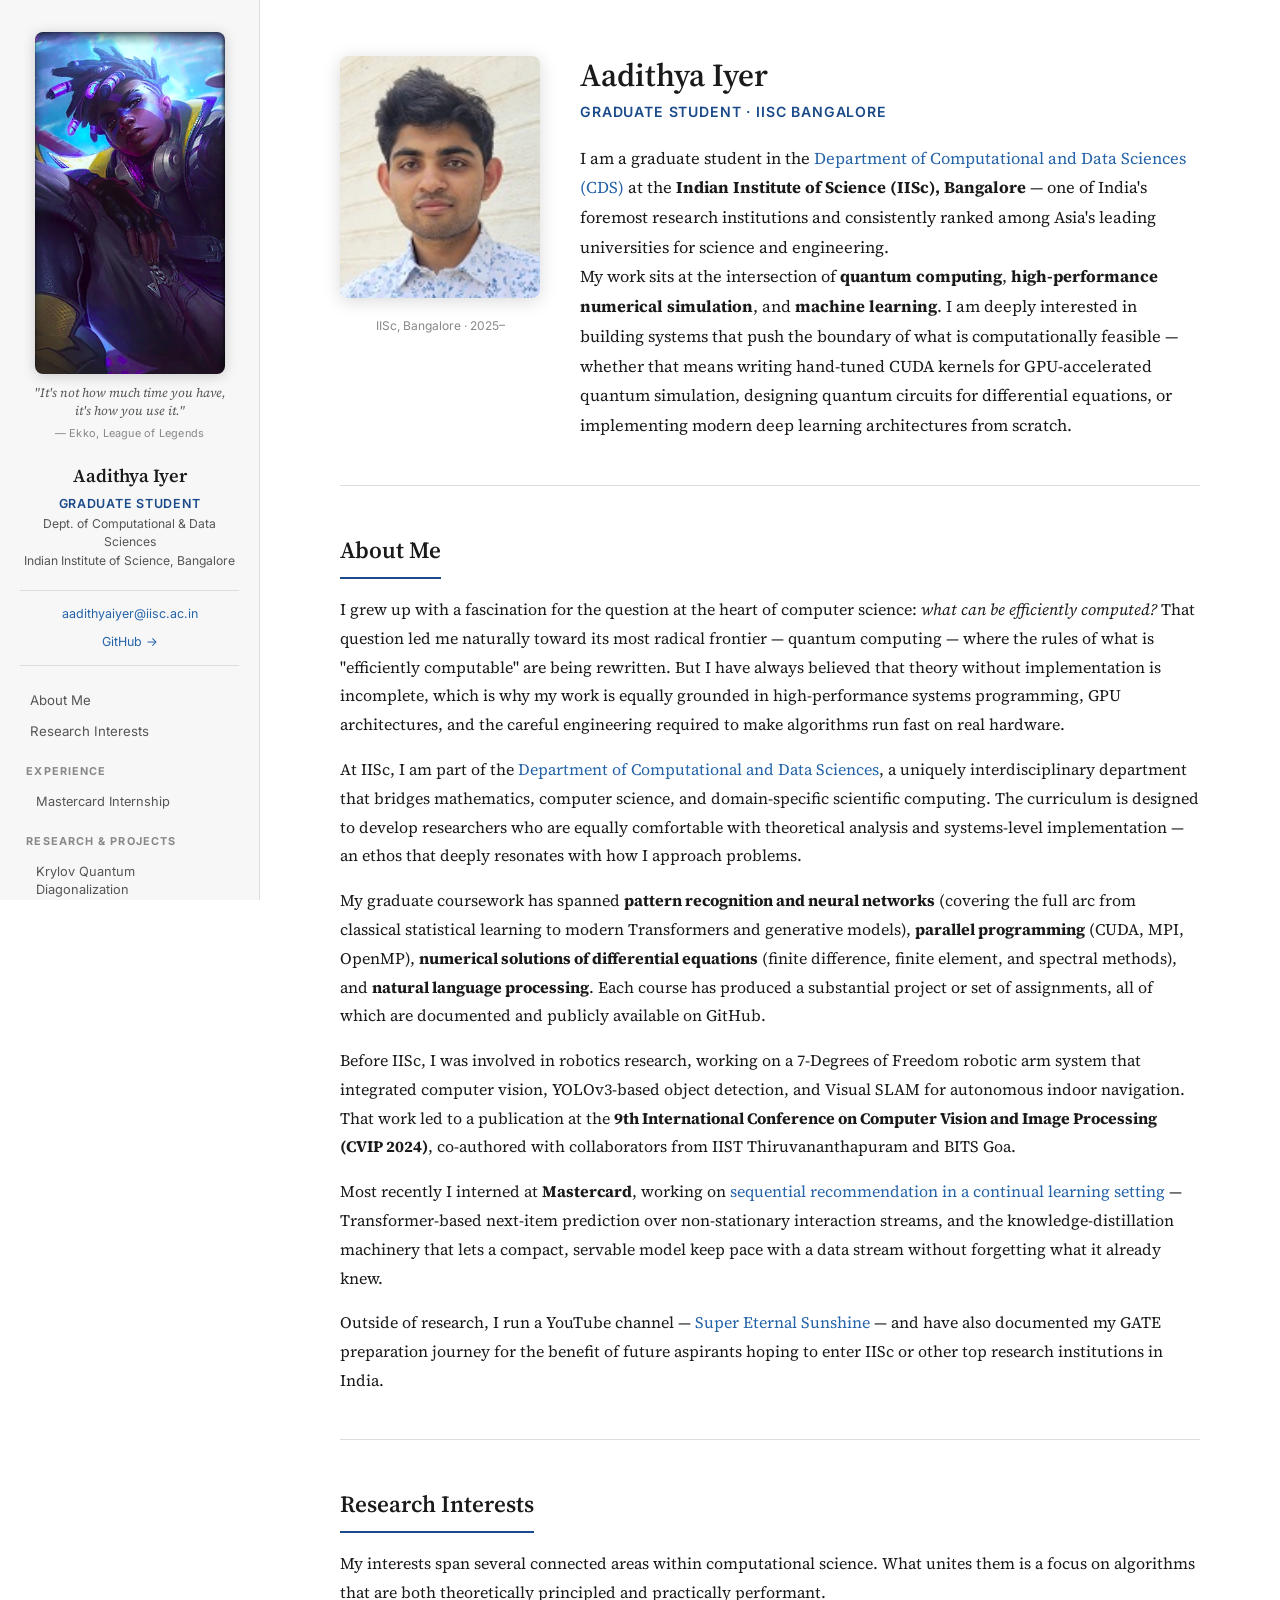
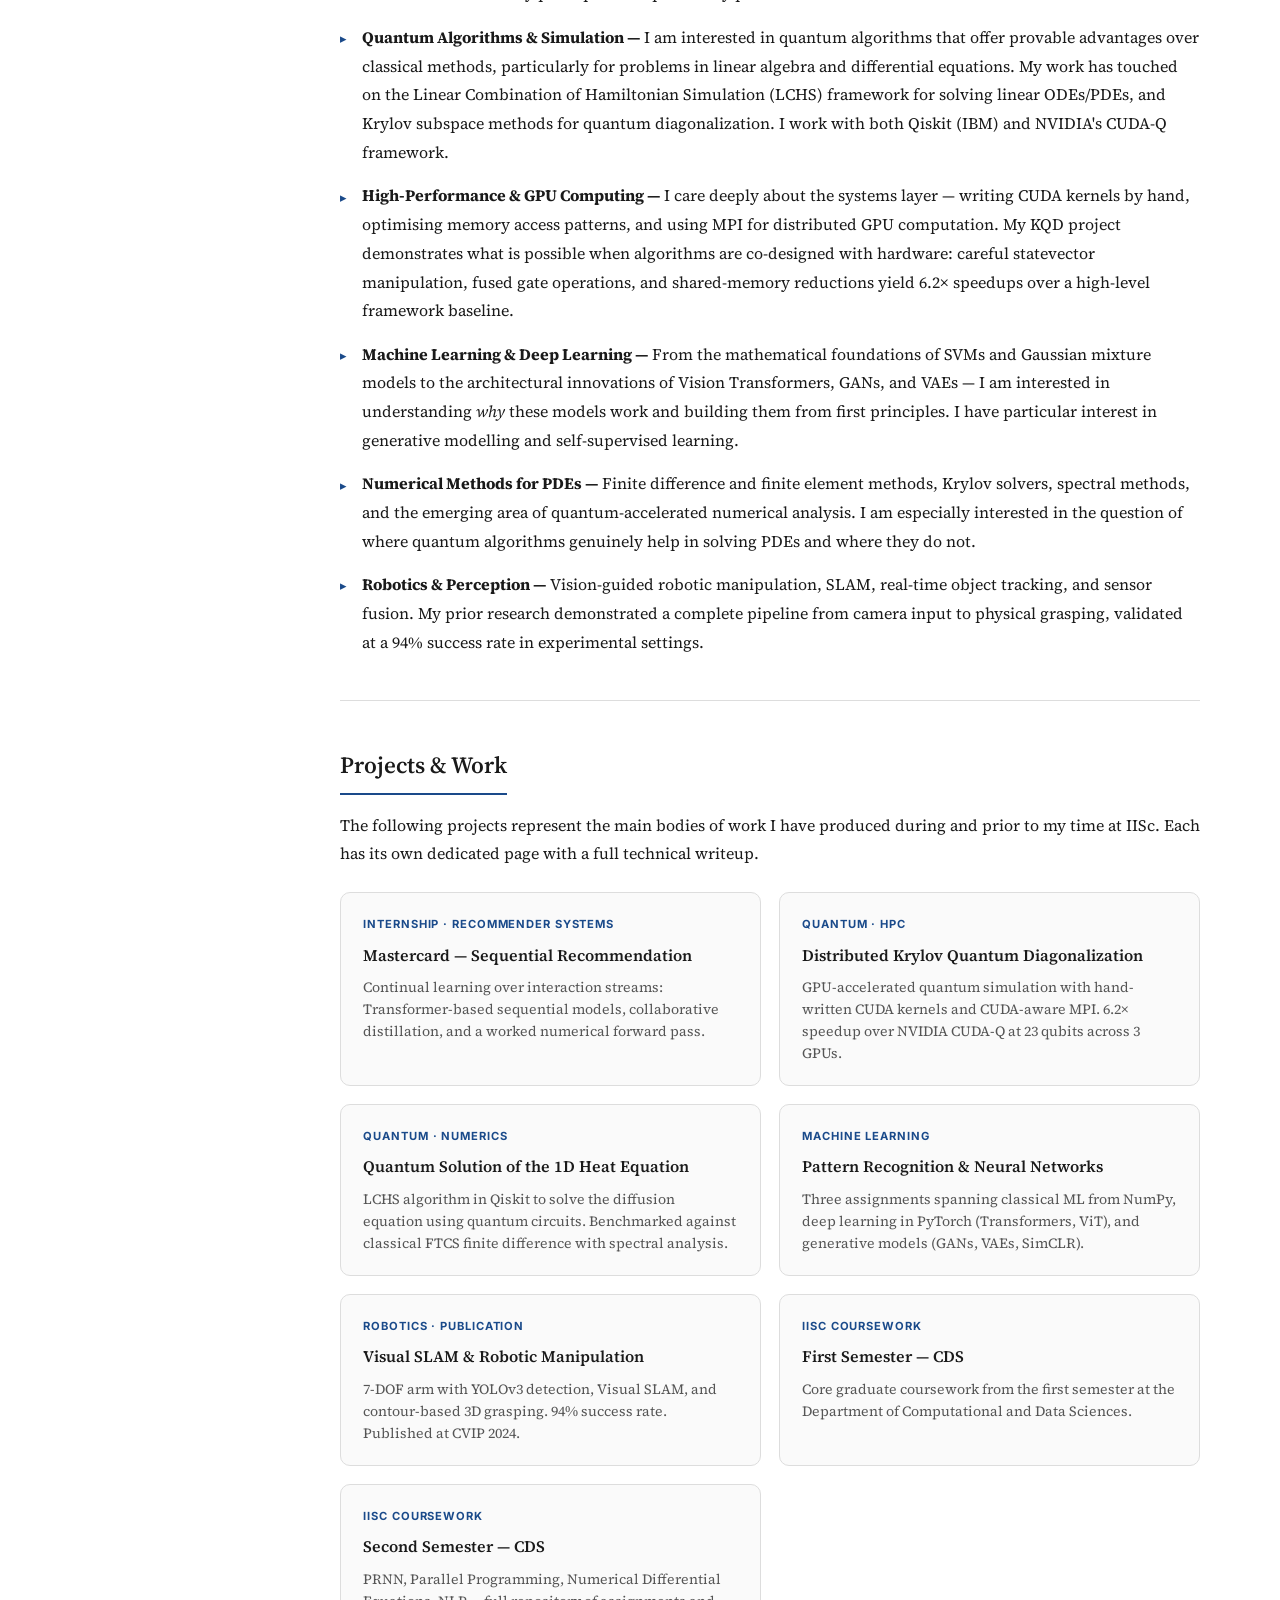
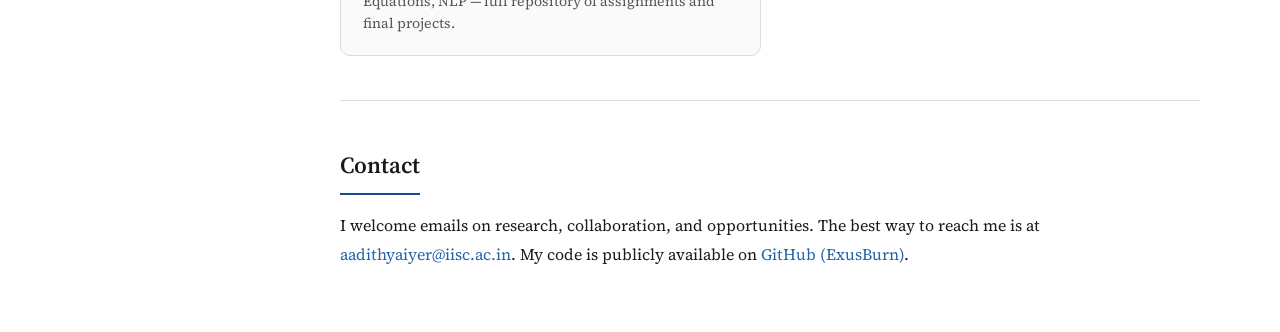
<file: index.html>
<!DOCTYPE html>
<html lang="en">
<head>
  <meta charset="UTF-8" />
  <meta name="viewport" content="width=device-width, initial-scale=1.0" />
  <title>Aadithya Iyer</title>
  <link rel="stylesheet" href="styles.v2.css" />
  <link rel="preconnect" href="https://fonts.googleapis.com" />
  <link href="https://fonts.googleapis.com/css2?family=Source+Serif+4:ital,wght@0,300;0,400;0,600;1,400&family=Inter:wght@400;500;600;700&display=swap" rel="stylesheet" />
</head>
<body data-page="about">
<div class="page-wrapper">
  <aside class="sidebar"></aside>
  <main class="content">

    <!-- Intro -->
    <div class="about-intro">
      <div class="about-photo">
        <img src="photo.jpg" alt="Aadithya Iyer" onerror="this.style.display='none'" />
        <p class="about-photo-caption">IISc, Bangalore · 2025–</p>
      </div>
      <div class="about-text-main">
        <h1>Aadithya Iyer</h1>
        <span class="about-role">Graduate Student · IISc Bangalore</span>
        <p>
          I am a graduate student in the <a href="https://cds.iisc.ac.in/" target="_blank">Department of
          Computational and Data Sciences (CDS)</a> at the <strong>Indian Institute of Science (IISc),
          Bangalore</strong> — one of India's foremost research institutions and consistently ranked
          among Asia's leading universities for science and engineering.
        </p>
        <p>
          My work sits at the intersection of <strong>quantum computing</strong>,
          <strong>high-performance numerical simulation</strong>, and <strong>machine learning</strong>.
          I am deeply interested in building systems that push the boundary of what is computationally
          feasible — whether that means writing hand-tuned CUDA kernels for GPU-accelerated quantum
          simulation, designing quantum circuits for differential equations, or implementing modern
          deep learning architectures from scratch.
        </p>
      </div>
    </div>

    <hr />

    <section id="about">
      <h2>About Me</h2>
      <p>
        I grew up with a fascination for the question at the heart of computer science: <em>what can
        be efficiently computed?</em> That question led me naturally toward its most radical frontier —
        quantum computing — where the rules of what is "efficiently computable" are being rewritten.
        But I have always believed that theory without implementation is incomplete, which is why my
        work is equally grounded in high-performance systems programming, GPU architectures, and the
        careful engineering required to make algorithms run fast on real hardware.
      </p>
      <p>
        At IISc, I am part of the <a href="https://cds.iisc.ac.in/" target="_blank">Department of
        Computational and Data Sciences</a>, a uniquely interdisciplinary department that bridges
        mathematics, computer science, and domain-specific scientific computing. The curriculum is
        designed to develop researchers who are equally comfortable with theoretical analysis and
        systems-level implementation — an ethos that deeply resonates with how I approach problems.
      </p>
      <p>
        My graduate coursework has spanned <strong>pattern recognition and neural networks</strong>
        (covering the full arc from classical statistical learning to modern Transformers and generative
        models), <strong>parallel programming</strong> (CUDA, MPI, OpenMP), <strong>numerical solutions
        of differential equations</strong> (finite difference, finite element, and spectral methods),
        and <strong>natural language processing</strong>. Each course has produced a substantial
        project or set of assignments, all of which are documented and publicly available on GitHub.
      </p>
      <p>
        Before IISc, I was involved in robotics research, working on a 7-Degrees of Freedom robotic
        arm system that integrated computer vision, YOLOv3-based object detection, and Visual SLAM
        for autonomous indoor navigation. That work led to a publication at the
        <strong>9th International Conference on Computer Vision and Image Processing (CVIP 2024)</strong>,
        co-authored with collaborators from IIST Thiruvananthapuram and BITS Goa.
      </p>
      <p>
        Most recently I interned at <strong>Mastercard</strong>, working on
        <a href="mastercard.html">sequential recommendation in a continual learning setting</a> —
        Transformer-based next-item prediction over non-stationary interaction streams, and the
        knowledge-distillation machinery that lets a compact, servable model keep pace with a data
        stream without forgetting what it already knew.
      </p>
      <p>
        Outside of research, I run a YouTube channel — <a href="https://www.youtube.com/@SuperEternalSunshine" target="_blank">Super Eternal Sunshine</a> —
        and have also documented my GATE preparation journey for the benefit of future aspirants
        hoping to enter IISc or other top research institutions in India.
      </p>
    </section>

    <hr />

    <section id="research">
      <h2>Research Interests</h2>
      <p>
        My interests span several connected areas within computational science. What unites them is a
        focus on algorithms that are both theoretically principled and practically performant.
      </p>
      <ul class="interest-list">
        <li>
          <strong>Quantum Algorithms &amp; Simulation —</strong>
          I am interested in quantum algorithms that offer provable advantages over classical methods,
          particularly for problems in linear algebra and differential equations. My work has touched
          on the Linear Combination of Hamiltonian Simulation (LCHS) framework for solving linear
          ODEs/PDEs, and Krylov subspace methods for quantum diagonalization. I work with both
          Qiskit (IBM) and NVIDIA's CUDA-Q framework.
        </li>
        <li>
          <strong>High-Performance &amp; GPU Computing —</strong>
          I care deeply about the systems layer — writing CUDA kernels by hand, optimising memory
          access patterns, and using MPI for distributed GPU computation. My KQD project
          demonstrates what is possible when algorithms are co-designed with hardware: careful
          statevector manipulation, fused gate operations, and shared-memory reductions yield
          6.2× speedups over a high-level framework baseline.
        </li>
        <li>
          <strong>Machine Learning &amp; Deep Learning —</strong>
          From the mathematical foundations of SVMs and Gaussian mixture models to the architectural
          innovations of Vision Transformers, GANs, and VAEs — I am interested in understanding
          <em>why</em> these models work and building them from first principles. I have particular
          interest in generative modelling and self-supervised learning.
        </li>
        <li>
          <strong>Numerical Methods for PDEs —</strong>
          Finite difference and finite element methods, Krylov solvers, spectral methods, and the
          emerging area of quantum-accelerated numerical analysis. I am especially interested in
          the question of where quantum algorithms genuinely help in solving PDEs and where they do not.
        </li>
        <li>
          <strong>Robotics &amp; Perception —</strong>
          Vision-guided robotic manipulation, SLAM, real-time object tracking, and sensor fusion.
          My prior research demonstrated a complete pipeline from camera input to physical grasping,
          validated at a 94% success rate in experimental settings.
        </li>
      </ul>
    </section>

    <hr />

    <section id="projects">
      <h2>Projects &amp; Work</h2>
      <p>
        The following projects represent the main bodies of work I have produced during and prior to
        my time at IISc. Each has its own dedicated page with a full technical writeup.
      </p>
      <div class="project-cards">
        <a href="mastercard.html" class="proj-card">
          <span class="proj-card-tag">Internship · Recommender Systems</span>
          <h3>Mastercard — Sequential Recommendation</h3>
          <p>Continual learning over interaction streams: Transformer-based sequential models,
          collaborative distillation, and a worked numerical forward pass.</p>
        </a>
        <a href="kqd.html" class="proj-card">
          <span class="proj-card-tag">Quantum · HPC</span>
          <h3>Distributed Krylov Quantum Diagonalization</h3>
          <p>GPU-accelerated quantum simulation with hand-written CUDA kernels and CUDA-aware MPI.
          6.2× speedup over NVIDIA CUDA-Q at 23 qubits across 3 GPUs.</p>
        </a>
        <a href="lchs.html" class="proj-card">
          <span class="proj-card-tag">Quantum · Numerics</span>
          <h3>Quantum Solution of the 1D Heat Equation</h3>
          <p>LCHS algorithm in Qiskit to solve the diffusion equation using quantum circuits.
          Benchmarked against classical FTCS finite difference with spectral analysis.</p>
        </a>
        <a href="ml.html" class="proj-card">
          <span class="proj-card-tag">Machine Learning</span>
          <h3>Pattern Recognition &amp; Neural Networks</h3>
          <p>Three assignments spanning classical ML from NumPy, deep learning in PyTorch
          (Transformers, ViT), and generative models (GANs, VAEs, SimCLR).</p>
        </a>
        <a href="robotics.html" class="proj-card">
          <span class="proj-card-tag">Robotics · Publication</span>
          <h3>Visual SLAM &amp; Robotic Manipulation</h3>
          <p>7-DOF arm with YOLOv3 detection, Visual SLAM, and contour-based 3D grasping.
          94% success rate. Published at CVIP 2024.</p>
        </a>
        <a href="iisc-sem1.html" class="proj-card">
          <span class="proj-card-tag">IISc Coursework</span>
          <h3>First Semester — CDS</h3>
          <p>Core graduate coursework from the first semester at the Department of
          Computational and Data Sciences.</p>
        </a>
        <a href="iisc-sem2.html" class="proj-card">
          <span class="proj-card-tag">IISc Coursework</span>
          <h3>Second Semester — CDS</h3>
          <p>PRNN, Parallel Programming, Numerical Differential Equations, NLP —
          full repository of assignments and final projects.</p>
        </a>
      </div>
    </section>

    <hr />

    <section id="contact">
      <h2>Contact</h2>
      <p>
        I welcome emails on research, collaboration, and opportunities. The best way to reach me is
        at <a href="mailto:aadithyaiyer@iisc.ac.in">aadithyaiyer@iisc.ac.in</a>.
        My code is publicly available on <a href="https://github.com/ExusBurn" target="_blank">GitHub (ExusBurn)</a>.
      </p>
    </section>

  </main>
</div>
<script src="nav.js"></script>
</body>
</html>
</file>
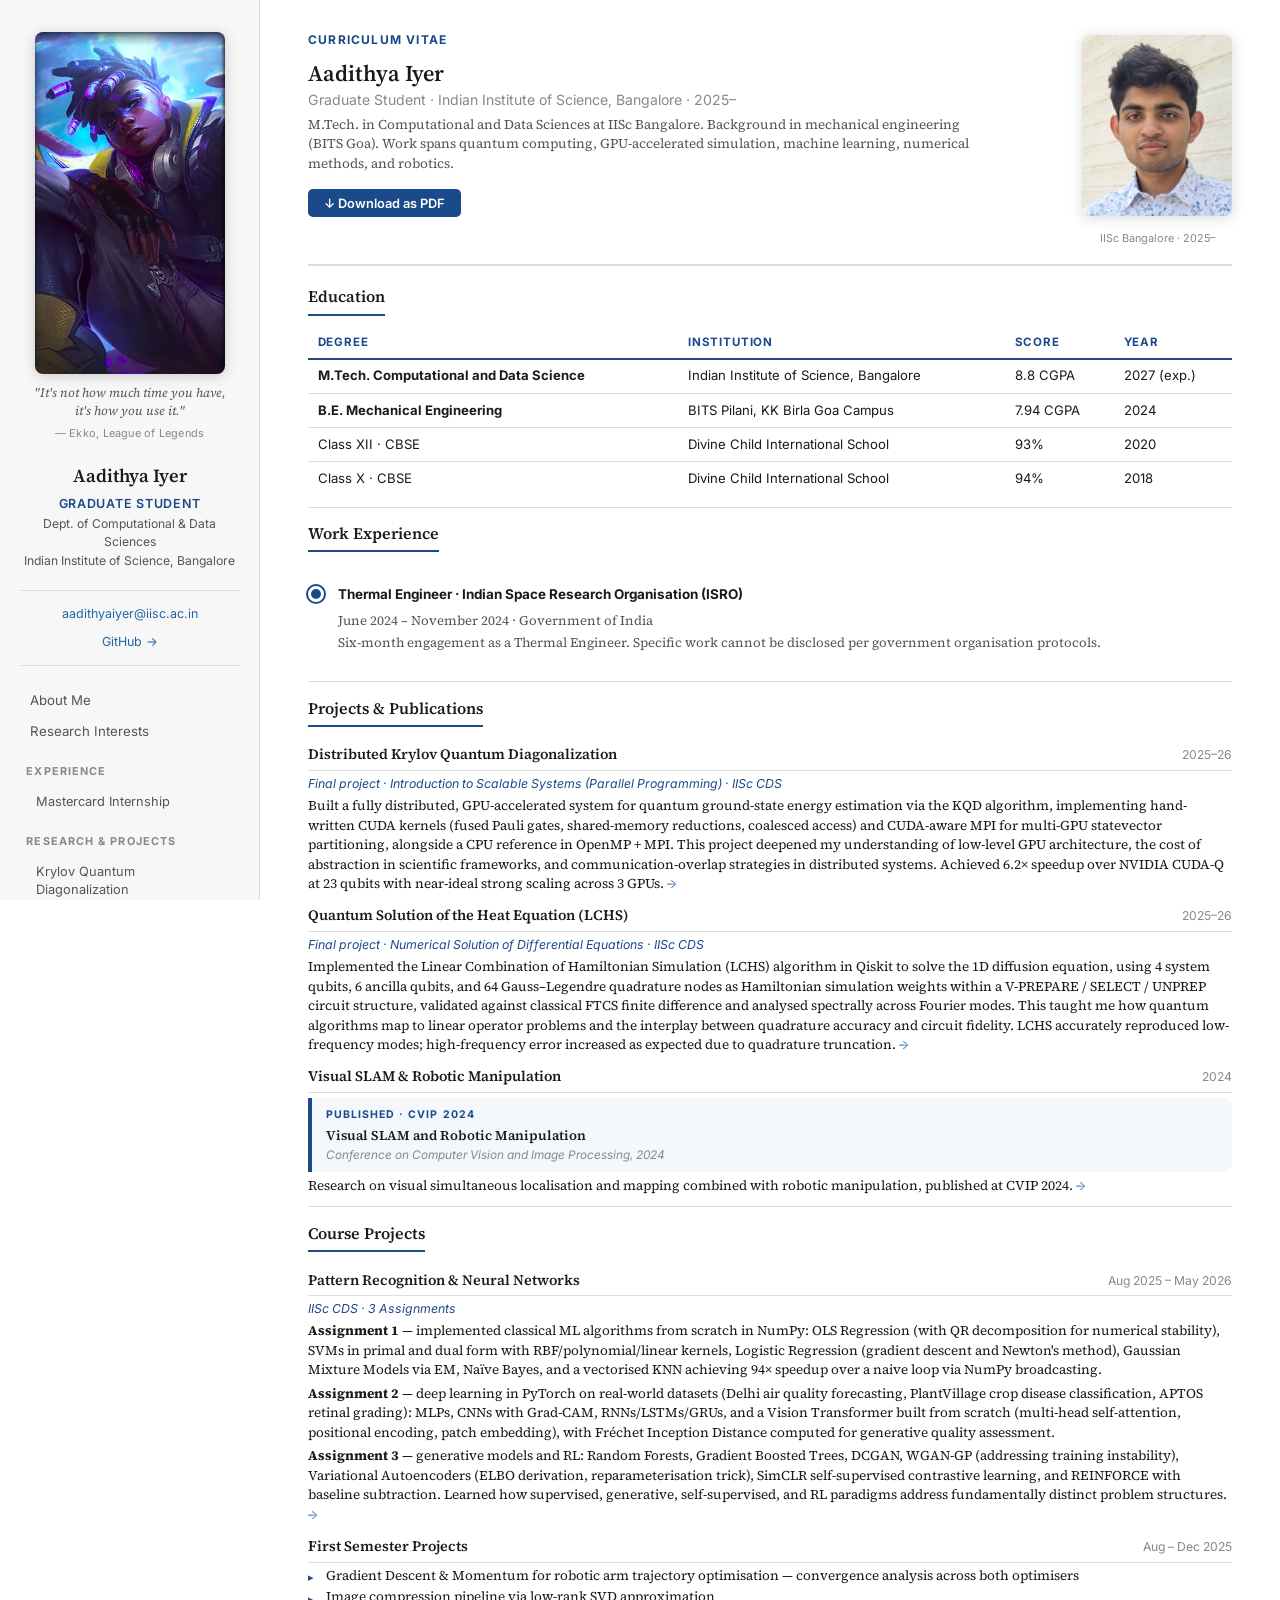
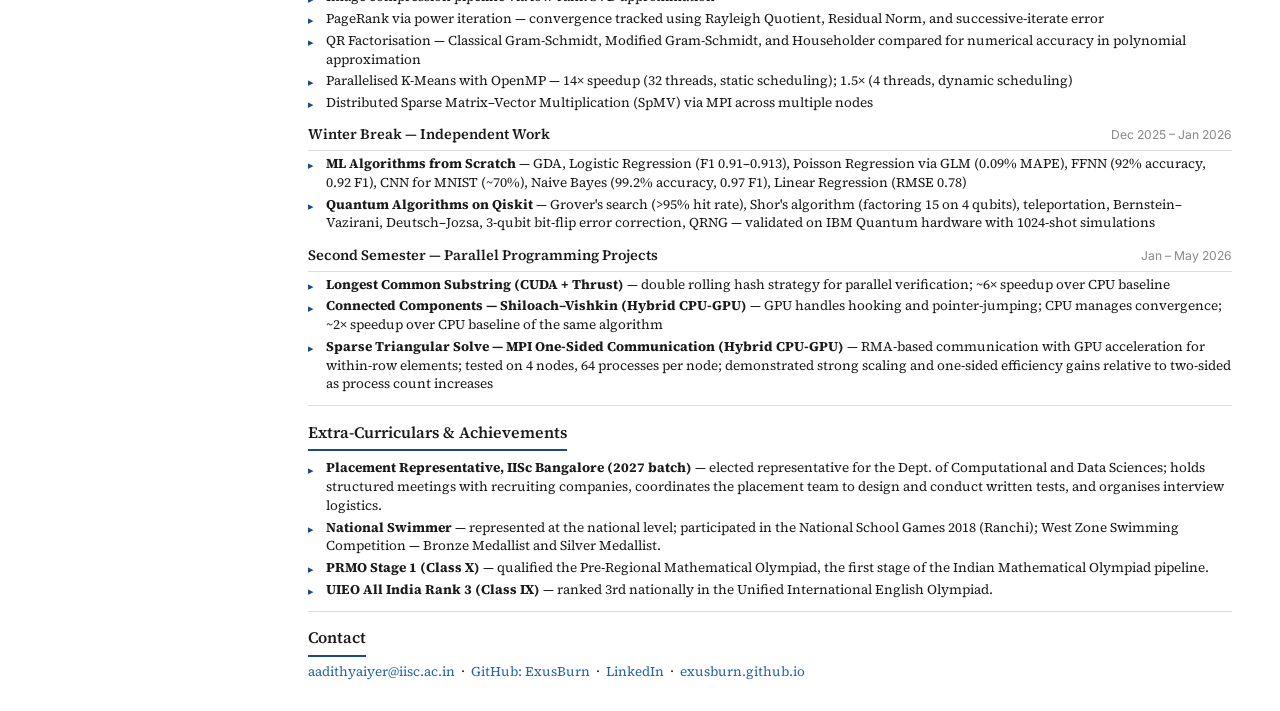
<file: cv.html>
<!DOCTYPE html>
<html lang="en">
<head>
  <meta charset="UTF-8" />
  <meta name="viewport" content="width=device-width, initial-scale=1.0" />
  <title>CV · Aadithya Iyer</title>
  <link rel="stylesheet" href="styles.v2.css" />
  <link rel="preconnect" href="https://fonts.googleapis.com" />
  <link href="https://fonts.googleapis.com/css2?family=Source+Serif+4:ital,wght@0,300;0,400;0,600;1,400&family=Inter:wght@400;500;600;700&display=swap" rel="stylesheet" />
  <style>
    /* ── Compact CV overrides ── */
    .content { padding: 1.8rem 3rem; }

    .page-hero { margin-bottom: 1rem; padding-bottom: 0.8rem; }
    .page-hero h1 { font-size: 1.4rem; margin-bottom: 0.1rem; }
    .page-hero .hero-sub { margin-bottom: 0.3rem; }
    .page-hero p { font-size: 0.84rem; line-height: 1.45; margin-bottom: 0.3rem; }

    section { margin-bottom: 0; }
    section h2 { font-size: 1rem; margin-bottom: 0.35rem; padding-bottom: 0.18rem; }
    section h3 { font-size: 0.9rem; margin: 0.65rem 0 0.1rem; }
    section h4 { font-size: 0.78rem; margin: 0.35rem 0 0.1rem; }
    section p { font-size: 0.84rem; line-height: 1.45; margin-bottom: 0.25rem; }

    hr { margin: 0.7rem 0; }

    .prose-list { gap: 0.18rem; margin: 0.15rem 0 0.35rem; }
    .prose-list li { font-size: 0.84rem; line-height: 1.4; padding-left: 1.1rem; }
    .prose-list li::before { font-size: 0.7rem; top: 0.2rem; }

    .course-table { font-size: 0.82rem; margin: 0.4rem 0 0.6rem; }
    .course-table th { padding: 0.28rem 0.6rem; font-size: 0.72rem; }
    .course-table td { padding: 0.3rem 0.6rem; }

    .timeline-body { padding-bottom: 0.4rem; }
    .timeline-body h4 { font-size: 0.84rem; }
    .timeline-body p { font-size: 0.82rem; line-height: 1.4; margin: 0; }
    .timeline-dot { width: 16px; height: 16px; margin-top: 4px; }
    .timeline-item::before { left: 7px; top: 22px; }
    .timeline-item { gap: 0.9rem; }

    .publication-box { padding: 0.45rem 0.85rem; margin: 0.3rem 0 0.25rem; }
    .pub-label { font-size: 0.66rem; margin-bottom: 0.15rem; }
    .pub-title { font-size: 0.84rem; margin-bottom: 0.1rem; }
    .pub-venue { font-size: 0.74rem; margin-bottom: 0; }

    .cv-entry { margin: 0.6rem 0 0; }
    .cv-entry-header {
      display: flex;
      justify-content: space-between;
      align-items: baseline;
      border-bottom: 1px solid var(--border);
      padding-bottom: 0.12rem;
      margin-bottom: 0.25rem;
    }
    .cv-entry-header h3 { margin: 0; font-size: 0.9rem; }
    .cv-date {
      font-family: var(--sans);
      font-size: 0.76rem;
      color: var(--light);
      white-space: nowrap;
      margin-left: 1rem;
    }
    .cv-sub {
      font-family: var(--sans);
      font-size: 0.77rem;
      color: var(--accent);
      font-style: italic;
      margin-bottom: 0.2rem;
    }

    .download-btn {
      display: inline-flex;
      align-items: center;
      gap: 0.4rem;
      background: var(--accent);
      color: #fff;
      font-family: var(--sans);
      font-size: 0.8rem;
      font-weight: 600;
      padding: 0.4rem 1rem;
      border: none;
      border-radius: 5px;
      cursor: pointer;
      margin-top: 0.7rem;
      transition: background 0.2s;
    }
    .download-btn:hover { background: var(--accent-l); }

    @media print {
      .sidebar, .download-btn { display: none !important; }
      .page-wrapper { display: block !important; }
      .content { padding: 1rem 2rem !important; }
      a { color: inherit !important; text-decoration: none !important; }
      section h2 { page-break-after: avoid; }
      .cv-entry { page-break-inside: avoid; }
      .timeline-item::before { display: none; }
    }
  </style>
</head>
<body data-page="cv">
<div class="page-wrapper">
  <aside class="sidebar"></aside>
  <main class="content">

    <!-- Hero -->
    <div class="page-hero" style="display:grid; grid-template-columns: 1fr 150px; gap: 2rem; align-items: start;">
      <div>
        <span class="hero-tag">Curriculum Vitae</span>
        <h1>Aadithya Iyer</h1>
        <p class="hero-sub">Graduate Student · Indian Institute of Science, Bangalore · 2025–</p>
        <p>
          M.Tech. in Computational and Data Sciences at IISc Bangalore. Background in mechanical
          engineering (BITS Goa). Work spans quantum computing, GPU-accelerated simulation,
          machine learning, numerical methods, and robotics.
        </p>
        <button class="download-btn" onclick="window.print()">↓ Download as PDF</button>
      </div>
      <div style="text-align:center; padding-top:0.4rem;">
        <img src="photo.jpg" alt="Aadithya Iyer"
          style="width:100%; border-radius:7px; box-shadow:0 2px 14px rgba(0,0,0,0.15);"
          onerror="this.style.display='none'" />
        <p style="font-family:var(--sans); font-size:0.68rem; color:var(--light); margin-top:0.3rem;">
          IISc Bangalore · 2025–
        </p>
      </div>
    </div>

    <!-- Education -->
    <section id="education">
      <h2>Education</h2>
      <table class="course-table">
        <thead>
          <tr>
            <th>Degree</th>
            <th>Institution</th>
            <th>Score</th>
            <th>Year</th>
          </tr>
        </thead>
        <tbody>
          <tr>
            <td><strong>M.Tech. Computational and Data Science</strong></td>
            <td>Indian Institute of Science, Bangalore</td>
            <td>8.8 CGPA</td>
            <td>2027 (exp.)</td>
          </tr>
          <tr>
            <td><strong>B.E. Mechanical Engineering</strong></td>
            <td>BITS Pilani, KK Birla Goa Campus</td>
            <td>7.94 CGPA</td>
            <td>2024</td>
          </tr>
          <tr>
            <td>Class XII · CBSE</td>
            <td>Divine Child International School</td>
            <td>93%</td>
            <td>2020</td>
          </tr>
          <tr>
            <td>Class X · CBSE</td>
            <td>Divine Child International School</td>
            <td>94%</td>
            <td>2018</td>
          </tr>
        </tbody>
      </table>
    </section>

    <hr />

    <!-- Work Experience -->
    <section id="work">
      <h2>Work Experience</h2>
      <div class="timeline">
        <div class="timeline-item">
          <div class="timeline-dot"></div>
          <div class="timeline-body">
            <h4>Thermal Engineer · Indian Space Research Organisation (ISRO)</h4>
            <p>June 2024 – November 2024 · Government of India</p>
            <p style="margin-top:0.2rem;">
              Six-month engagement as a Thermal Engineer. Specific work cannot be disclosed
              per government organisation protocols.
            </p>
          </div>
        </div>
      </div>
    </section>

    <hr />

    <!-- Projects & Publications -->
    <section id="projects">
      <h2>Projects &amp; Publications</h2>

      <div class="cv-entry">
        <div class="cv-entry-header">
          <h3>Distributed Krylov Quantum Diagonalization</h3>
          <span class="cv-date">2025–26</span>
        </div>
        <p class="cv-sub">Final project · Introduction to Scalable Systems (Parallel Programming) · IISc CDS</p>
        <p>
          Built a fully distributed, GPU-accelerated system for quantum ground-state energy
          estimation via the KQD algorithm, implementing hand-written CUDA kernels (fused Pauli
          gates, shared-memory reductions, coalesced access) and CUDA-aware MPI for multi-GPU
          statevector partitioning, alongside a CPU reference in OpenMP + MPI. This project
          deepened my understanding of low-level GPU architecture, the cost of abstraction in
          scientific frameworks, and communication-overlap strategies in distributed systems.
          Achieved 6.2× speedup over NVIDIA CUDA-Q at 23 qubits with near-ideal strong scaling
          across 3 GPUs. <a href="kqd.html">→</a>
        </p>
      </div>

      <div class="cv-entry">
        <div class="cv-entry-header">
          <h3>Quantum Solution of the Heat Equation (LCHS)</h3>
          <span class="cv-date">2025–26</span>
        </div>
        <p class="cv-sub">Final project · Numerical Solution of Differential Equations · IISc CDS</p>
        <p>
          Implemented the Linear Combination of Hamiltonian Simulation (LCHS) algorithm in
          Qiskit to solve the 1D diffusion equation, using 4 system qubits, 6 ancilla qubits,
          and 64 Gauss–Legendre quadrature nodes as Hamiltonian simulation weights within a
          V-PREPARE / SELECT / UNPREP circuit structure, validated against classical FTCS finite
          difference and analysed spectrally across Fourier modes. This taught me how quantum
          algorithms map to linear operator problems and the interplay between quadrature
          accuracy and circuit fidelity. LCHS accurately reproduced low-frequency modes;
          high-frequency error increased as expected due to quadrature truncation. <a href="lchs.html">→</a>
        </p>
      </div>

      <div class="cv-entry">
        <div class="cv-entry-header">
          <h3>Visual SLAM &amp; Robotic Manipulation</h3>
          <span class="cv-date">2024</span>
        </div>
        <div class="publication-box">
          <span class="pub-label">Published · CVIP 2024</span>
          <p class="pub-title">Visual SLAM and Robotic Manipulation</p>
          <p class="pub-venue">Conference on Computer Vision and Image Processing, 2024</p>
        </div>
        <p>
          Research on visual simultaneous localisation and mapping combined with robotic
          manipulation, published at CVIP 2024. <a href="robotics.html">→</a>
        </p>
      </div>
    </section>

    <hr />

    <!-- Course Projects -->
    <section id="course-projects">
      <h2>Course Projects</h2>

      <div class="cv-entry">
        <div class="cv-entry-header">
          <h3>Pattern Recognition &amp; Neural Networks</h3>
          <span class="cv-date">Aug 2025 – May 2026</span>
        </div>
        <p class="cv-sub">IISc CDS · 3 Assignments</p>
        <p>
          <strong>Assignment 1</strong> — implemented classical ML algorithms from scratch in
          NumPy: OLS Regression (with QR decomposition for numerical stability), SVMs in primal
          and dual form with RBF/polynomial/linear kernels, Logistic Regression (gradient descent
          and Newton's method), Gaussian Mixture Models via EM, Naïve Bayes, and a vectorised
          KNN achieving 94× speedup over a naive loop via NumPy broadcasting.
        </p>
        <p>
          <strong>Assignment 2</strong> — deep learning in PyTorch on real-world datasets (Delhi
          air quality forecasting, PlantVillage crop disease classification, APTOS retinal
          grading): MLPs, CNNs with Grad-CAM, RNNs/LSTMs/GRUs, and a Vision Transformer built
          from scratch (multi-head self-attention, positional encoding, patch embedding), with
          Fréchet Inception Distance computed for generative quality assessment.
        </p>
        <p>
          <strong>Assignment 3</strong> — generative models and RL: Random Forests, Gradient
          Boosted Trees, DCGAN, WGAN-GP (addressing training instability), Variational
          Autoencoders (ELBO derivation, reparameterisation trick), SimCLR self-supervised
          contrastive learning, and REINFORCE with baseline subtraction. Learned how supervised,
          generative, self-supervised, and RL paradigms address fundamentally distinct problem
          structures. <a href="ml.html">→</a>
        </p>
      </div>

      <div class="cv-entry">
        <div class="cv-entry-header">
          <h3>First Semester Projects</h3>
          <span class="cv-date">Aug – Dec 2025</span>
        </div>
        <ul class="prose-list">
          <li>Gradient Descent &amp; Momentum for robotic arm trajectory optimisation — convergence analysis across both optimisers</li>
          <li>Image compression pipeline via low-rank SVD approximation</li>
          <li>PageRank via power iteration — convergence tracked using Rayleigh Quotient, Residual Norm, and successive-iterate error</li>
          <li>QR Factorisation — Classical Gram-Schmidt, Modified Gram-Schmidt, and Householder compared for numerical accuracy in polynomial approximation</li>
          <li>Parallelised K-Means with OpenMP — 14× speedup (32 threads, static scheduling); 1.5× (4 threads, dynamic scheduling)</li>
          <li>Distributed Sparse Matrix–Vector Multiplication (SpMV) via MPI across multiple nodes</li>
        </ul>
      </div>

      <div class="cv-entry">
        <div class="cv-entry-header">
          <h3>Winter Break — Independent Work</h3>
          <span class="cv-date">Dec 2025 – Jan 2026</span>
        </div>
        <ul class="prose-list">
          <li><strong>ML Algorithms from Scratch</strong> — GDA, Logistic Regression (F1 0.91–0.913), Poisson Regression via GLM (0.09% MAPE), FFNN (92% accuracy, 0.92 F1), CNN for MNIST (~70%), Naive Bayes (99.2% accuracy, 0.97 F1), Linear Regression (RMSE 0.78)</li>
          <li><strong>Quantum Algorithms on Qiskit</strong> — Grover's search (&gt;95% hit rate), Shor's algorithm (factoring 15 on 4 qubits), teleportation, Bernstein–Vazirani, Deutsch–Jozsa, 3-qubit bit-flip error correction, QRNG — validated on IBM Quantum hardware with 1024-shot simulations</li>
        </ul>
      </div>

      <div class="cv-entry">
        <div class="cv-entry-header">
          <h3>Second Semester — Parallel Programming Projects</h3>
          <span class="cv-date">Jan – May 2026</span>
        </div>
        <ul class="prose-list">
          <li><strong>Longest Common Substring (CUDA + Thrust)</strong> — double rolling hash strategy for parallel verification; ~6× speedup over CPU baseline</li>
          <li><strong>Connected Components — Shiloach–Vishkin (Hybrid CPU-GPU)</strong> — GPU handles hooking and pointer-jumping; CPU manages convergence; ~2× speedup over CPU baseline of the same algorithm</li>
          <li><strong>Sparse Triangular Solve — MPI One-Sided Communication (Hybrid CPU-GPU)</strong> — RMA-based communication with GPU acceleration for within-row elements; tested on 4 nodes, 64 processes per node; demonstrated strong scaling and one-sided efficiency gains relative to two-sided as process count increases</li>
        </ul>
      </div>
    </section>

    <hr />

    <!-- Extra-curriculars -->
    <section id="extracurriculars">
      <h2>Extra-Curriculars &amp; Achievements</h2>
      <ul class="prose-list">
        <li>
          <strong>Placement Representative, IISc Bangalore (2027 batch)</strong> — elected
          representative for the Dept. of Computational and Data Sciences; holds structured
          meetings with recruiting companies, coordinates the placement team to design and
          conduct written tests, and organises interview logistics.
        </li>
        <li>
          <strong>National Swimmer</strong> — represented at the national level; participated in
          the National School Games 2018 (Ranchi); West Zone Swimming Competition —
          Bronze Medallist and Silver Medallist.
        </li>
        <li>
          <strong>PRMO Stage 1 (Class X)</strong> — qualified the Pre-Regional Mathematical
          Olympiad, the first stage of the Indian Mathematical Olympiad pipeline.
        </li>
        <li>
          <strong>UIEO All India Rank 3 (Class IX)</strong> — ranked 3rd nationally in the
          Unified International English Olympiad.
        </li>
      </ul>
    </section>

    <hr />

    <!-- Contact -->
    <section id="contact-cv">
      <h2>Contact</h2>
      <p>
        <a href="mailto:aadithyaiyer@iisc.ac.in">aadithyaiyer@iisc.ac.in</a>
        &nbsp;·&nbsp;
        <a href="https://github.com/ExusBurn" target="_blank" rel="noopener">GitHub: ExusBurn</a>
        &nbsp;·&nbsp;
        <a href="https://www.linkedin.com/in/aadithya-iyer-51929a35b/" target="_blank" rel="noopener">LinkedIn</a>
        &nbsp;·&nbsp;
        <a href="https://exusburn.github.io/" target="_blank" rel="noopener">exusburn.github.io</a>
      </p>
    </section>

  </main>
</div>
<script src="nav.js"></script>
</body>
</html>
</file>
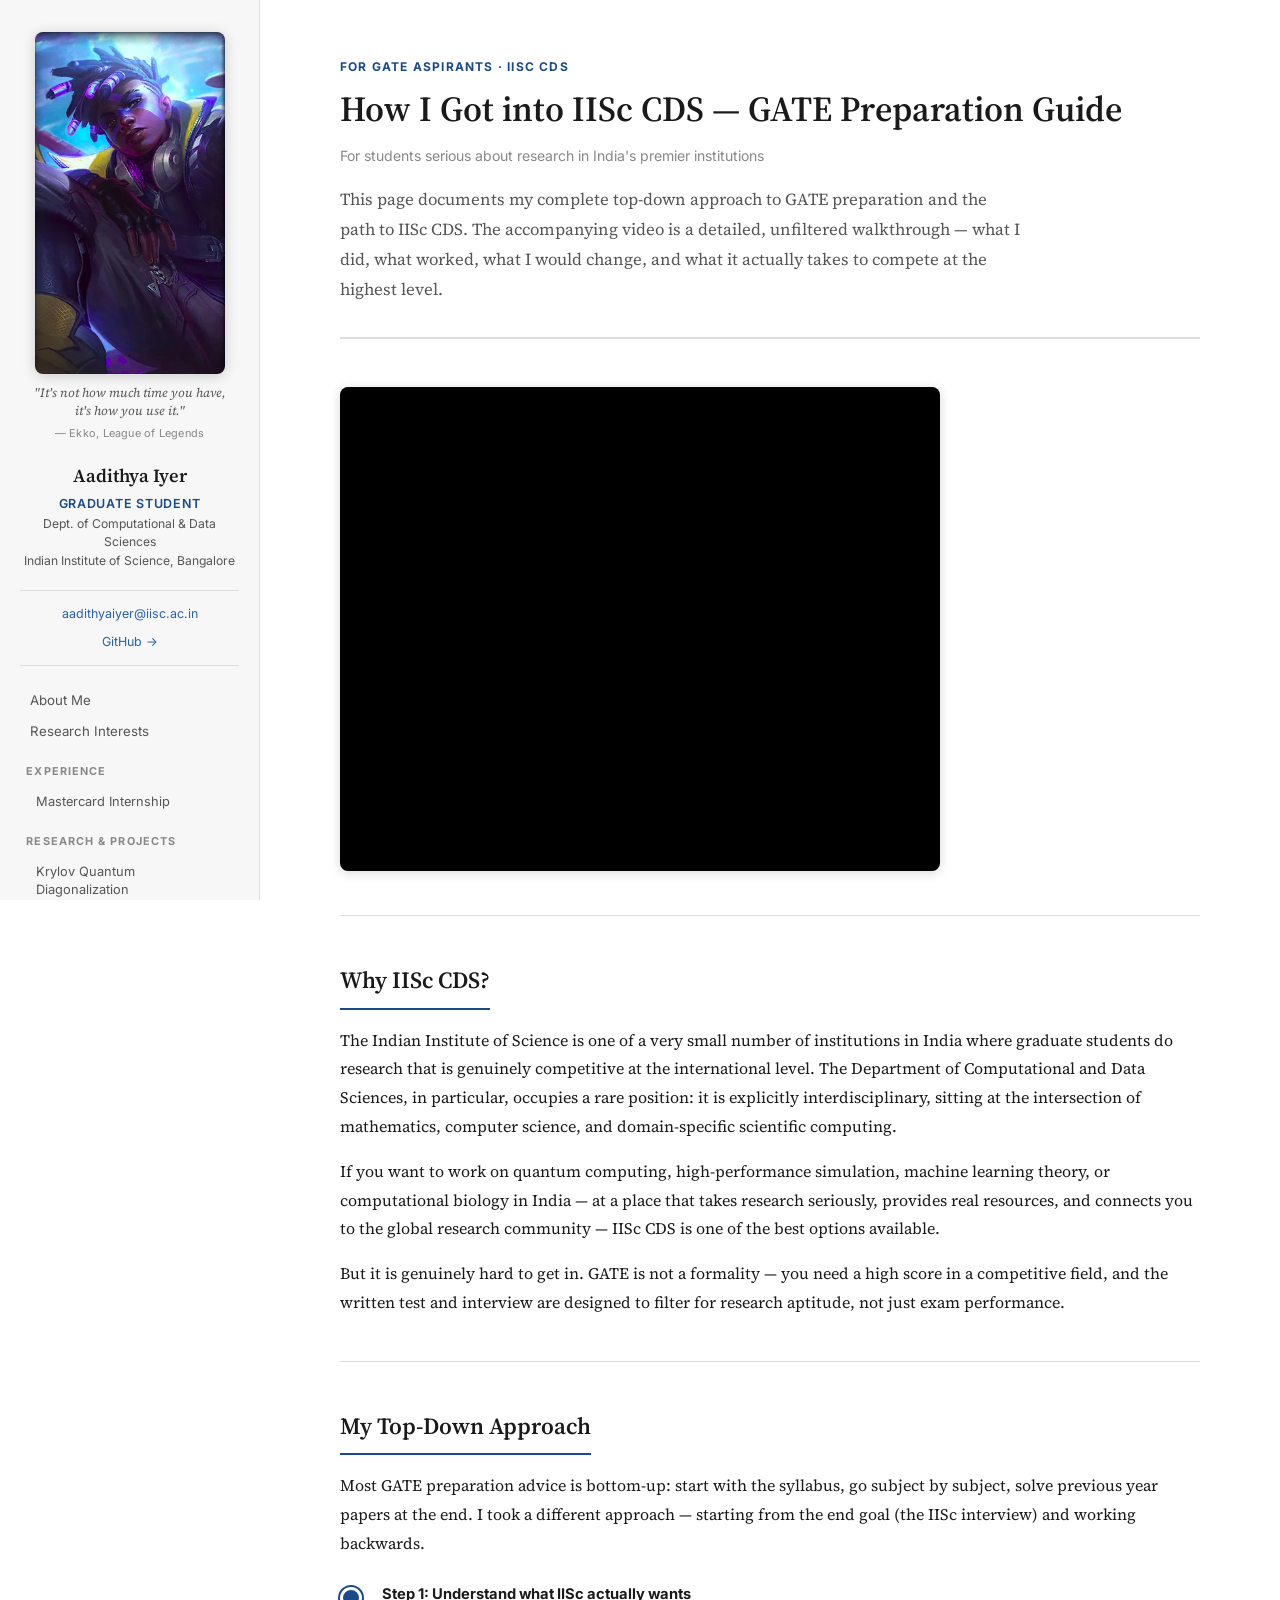
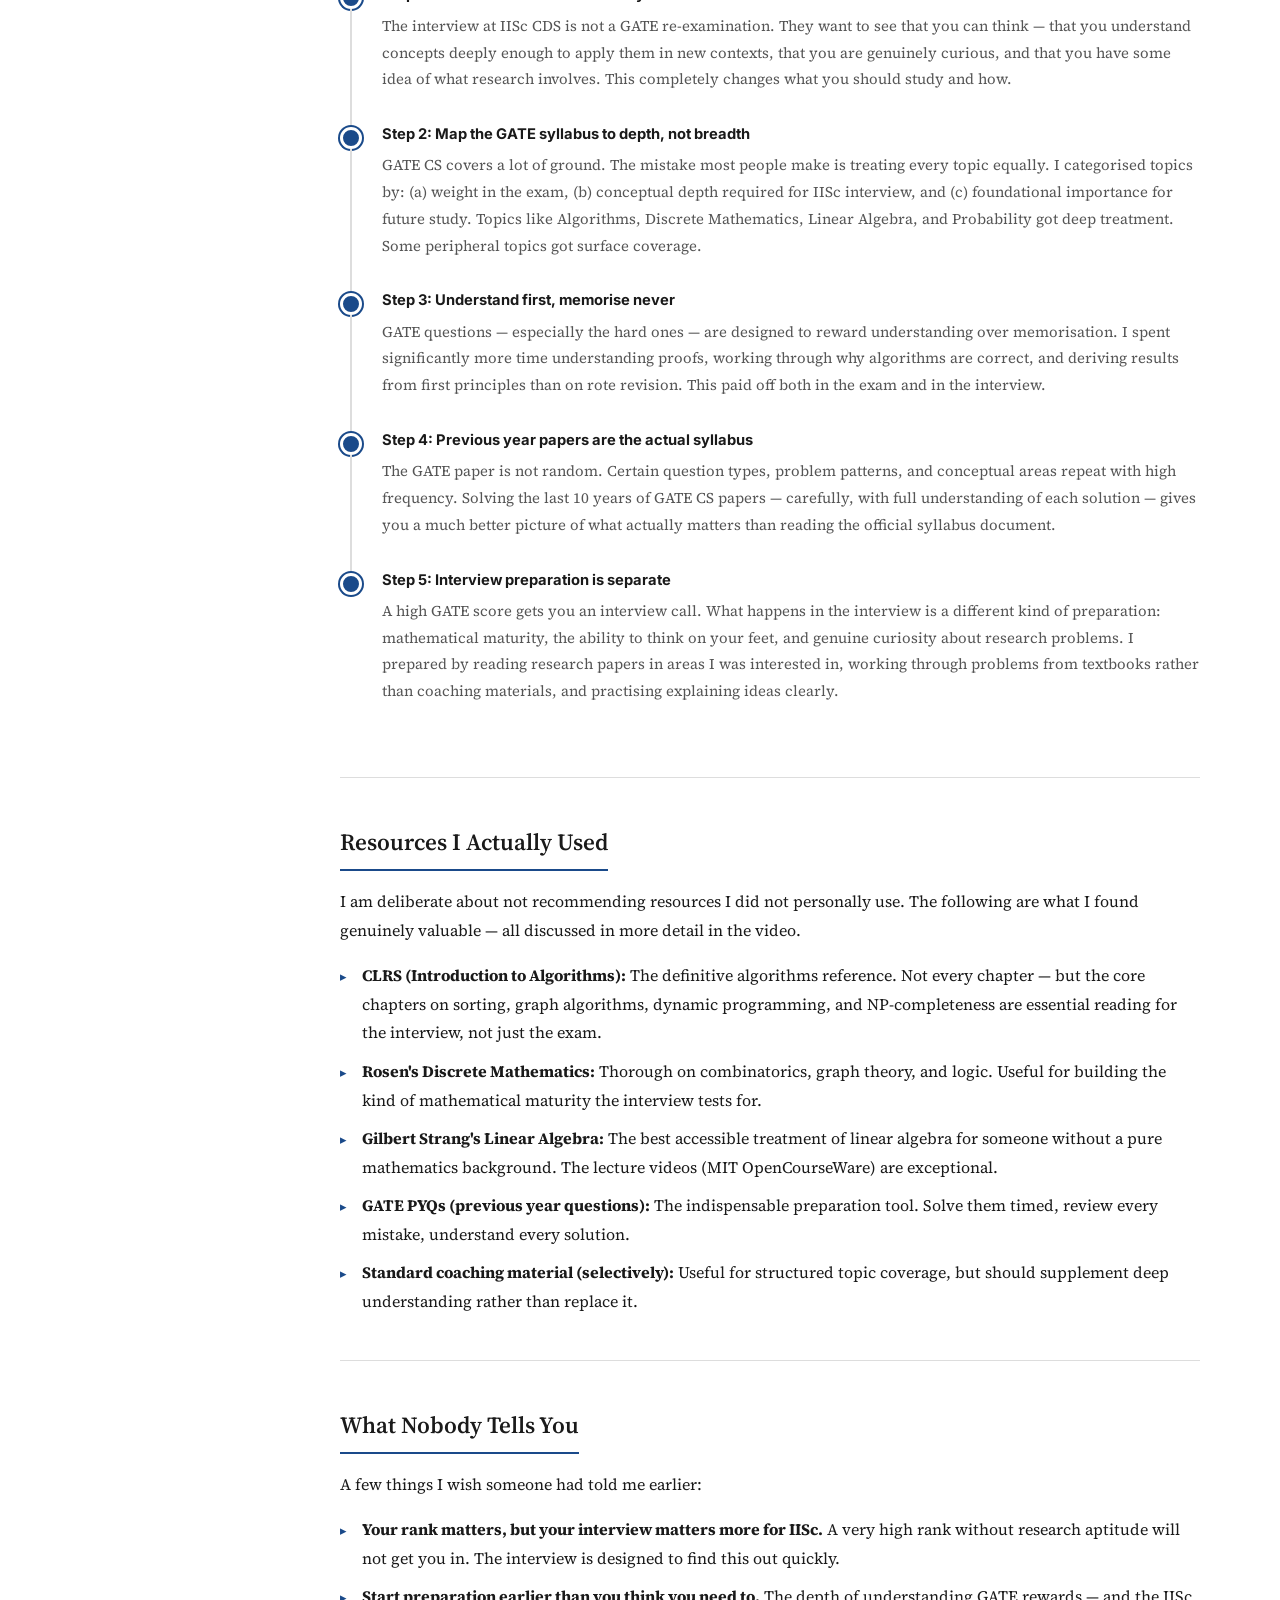
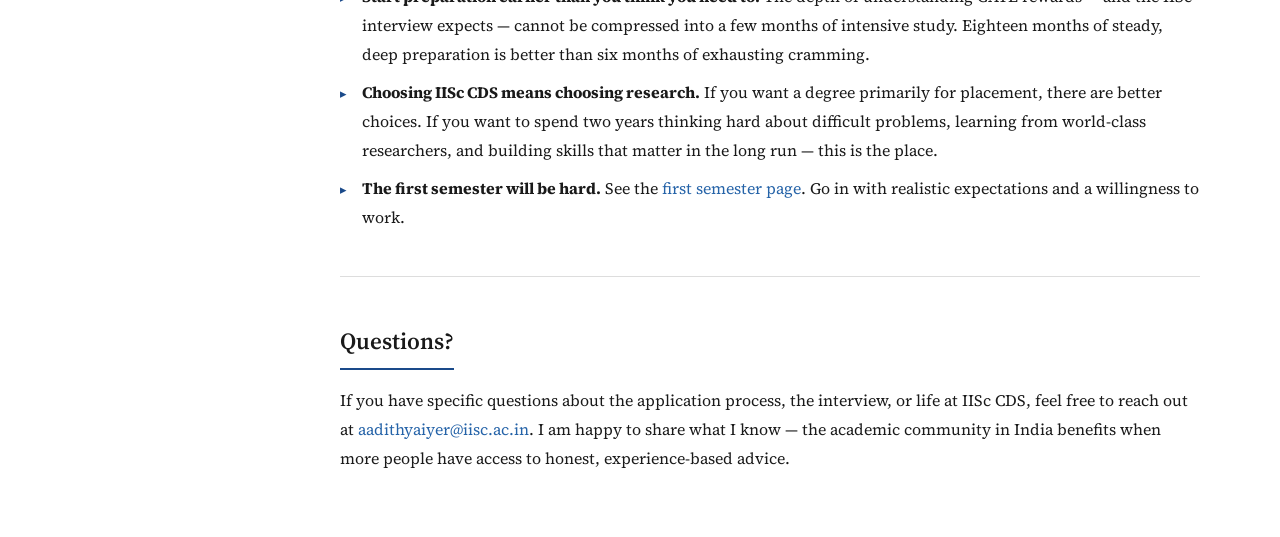
<file: gate.html>
<!DOCTYPE html>
<html lang="en">
<head>
  <meta charset="UTF-8" />
  <meta name="viewport" content="width=device-width, initial-scale=1.0" />
  <title>GATE Preparation · Aadithya Iyer</title>
  <link rel="stylesheet" href="styles.v2.css" />
  <link rel="preconnect" href="https://fonts.googleapis.com" />
  <link href="https://fonts.googleapis.com/css2?family=Source+Serif+4:ital,wght@0,300;0,400;0,600;1,400&family=Inter:wght@400;500;600;700&display=swap" rel="stylesheet" />
</head>
<body data-page="gate">
<div class="page-wrapper">
  <aside class="sidebar"></aside>
  <main class="content">

    <div class="page-hero">
      <span class="hero-tag">For GATE Aspirants · IISc CDS</span>
      <h1>How I Got into IISc CDS — GATE Preparation Guide</h1>
      <p class="hero-sub">For students serious about research in India's premier institutions</p>
      <p>
        This page documents my complete top-down approach to GATE preparation and the path to
        IISc CDS. The accompanying video is a detailed, unfiltered walkthrough — what I did,
        what worked, what I would change, and what it actually takes to compete at the highest level.
      </p>
    </div>

    <div class="video-wrap video-single">
      <iframe src="https://www.youtube.com/embed/ZW4so_VIIBo" title="GATE prep and IISc CDS"
        frameborder="0" allowfullscreen loading="lazy"></iframe>
    </div>

    <hr />

    <section id="why">
      <h2>Why IISc CDS?</h2>
      <p>
        The Indian Institute of Science is one of a very small number of institutions in India
        where graduate students do research that is genuinely competitive at the international
        level. The Department of Computational and Data Sciences, in particular, occupies a
        rare position: it is explicitly interdisciplinary, sitting at the intersection of
        mathematics, computer science, and domain-specific scientific computing.
      </p>
      <p>
        If you want to work on quantum computing, high-performance simulation, machine learning
        theory, or computational biology in India — at a place that takes research seriously,
        provides real resources, and connects you to the global research community — IISc CDS
        is one of the best options available.
      </p>
      <p>
        But it is genuinely hard to get in. GATE is not a formality — you need a high score in
        a competitive field, and the written test and interview are designed to filter for
        research aptitude, not just exam performance.
      </p>
    </section>

    <hr />

    <section id="approach">
      <h2>My Top-Down Approach</h2>
      <p>
        Most GATE preparation advice is bottom-up: start with the syllabus, go subject by subject,
        solve previous year papers at the end. I took a different approach — starting from the
        end goal (the IISc interview) and working backwards.
      </p>

      <div class="timeline">
        <div class="timeline-item">
          <div class="timeline-dot"></div>
          <div class="timeline-body">
            <h4>Step 1: Understand what IISc actually wants</h4>
            <p>
              The interview at IISc CDS is not a GATE re-examination. They want to see that you
              can think — that you understand concepts deeply enough to apply them in new contexts,
              that you are genuinely curious, and that you have some idea of what research involves.
              This completely changes what you should study and how.
            </p>
          </div>
        </div>
        <div class="timeline-item">
          <div class="timeline-dot"></div>
          <div class="timeline-body">
            <h4>Step 2: Map the GATE syllabus to depth, not breadth</h4>
            <p>
              GATE CS covers a lot of ground. The mistake most people make is treating every topic
              equally. I categorised topics by: (a) weight in the exam, (b) conceptual depth
              required for IISc interview, and (c) foundational importance for future study.
              Topics like Algorithms, Discrete Mathematics, Linear Algebra, and Probability got
              deep treatment. Some peripheral topics got surface coverage.
            </p>
          </div>
        </div>
        <div class="timeline-item">
          <div class="timeline-dot"></div>
          <div class="timeline-body">
            <h4>Step 3: Understand first, memorise never</h4>
            <p>
              GATE questions — especially the hard ones — are designed to reward understanding over
              memorisation. I spent significantly more time understanding proofs, working through
              why algorithms are correct, and deriving results from first principles than on rote
              revision. This paid off both in the exam and in the interview.
            </p>
          </div>
        </div>
        <div class="timeline-item">
          <div class="timeline-dot"></div>
          <div class="timeline-body">
            <h4>Step 4: Previous year papers are the actual syllabus</h4>
            <p>
              The GATE paper is not random. Certain question types, problem patterns, and conceptual
              areas repeat with high frequency. Solving the last 10 years of GATE CS papers —
              carefully, with full understanding of each solution — gives you a much better picture
              of what actually matters than reading the official syllabus document.
            </p>
          </div>
        </div>
        <div class="timeline-item">
          <div class="timeline-dot"></div>
          <div class="timeline-body">
            <h4>Step 5: Interview preparation is separate</h4>
            <p>
              A high GATE score gets you an interview call. What happens in the interview is a
              different kind of preparation: mathematical maturity, the ability to think on your
              feet, and genuine curiosity about research problems. I prepared by reading research
              papers in areas I was interested in, working through problems from textbooks rather
              than coaching materials, and practising explaining ideas clearly.
            </p>
          </div>
        </div>
      </div>
    </section>

    <hr />

    <section id="resources">
      <h2>Resources I Actually Used</h2>
      <p>
        I am deliberate about not recommending resources I did not personally use. The following
        are what I found genuinely valuable — all discussed in more detail in the video.
      </p>
      <ul class="prose-list">
        <li>
          <strong>CLRS (Introduction to Algorithms):</strong> The definitive algorithms reference.
          Not every chapter — but the core chapters on sorting, graph algorithms, dynamic programming,
          and NP-completeness are essential reading for the interview, not just the exam.
        </li>
        <li>
          <strong>Rosen's Discrete Mathematics:</strong> Thorough on combinatorics, graph theory,
          and logic. Useful for building the kind of mathematical maturity the interview tests for.
        </li>
        <li>
          <strong>Gilbert Strang's Linear Algebra:</strong> The best accessible treatment of
          linear algebra for someone without a pure mathematics background. The lecture videos
          (MIT OpenCourseWare) are exceptional.
        </li>
        <li>
          <strong>GATE PYQs (previous year questions):</strong> The indispensable preparation tool.
          Solve them timed, review every mistake, understand every solution.
        </li>
        <li>
          <strong>Standard coaching material (selectively):</strong> Useful for structured topic
          coverage, but should supplement deep understanding rather than replace it.
        </li>
      </ul>
    </section>

    <hr />

    <section id="honest">
      <h2>What Nobody Tells You</h2>
      <p>
        A few things I wish someone had told me earlier:
      </p>
      <ul class="prose-list">
        <li>
          <strong>Your rank matters, but your interview matters more for IISc.</strong>
          A very high rank without research aptitude will not get you in. The interview is designed
          to find this out quickly.
        </li>
        <li>
          <strong>Start preparation earlier than you think you need to.</strong>
          The depth of understanding GATE rewards — and the IISc interview expects — cannot be
          compressed into a few months of intensive study. Eighteen months of steady, deep
          preparation is better than six months of exhausting cramming.
        </li>
        <li>
          <strong>Choosing IISc CDS means choosing research.</strong>
          If you want a degree primarily for placement, there are better choices. If you want
          to spend two years thinking hard about difficult problems, learning from world-class
          researchers, and building skills that matter in the long run — this is the place.
        </li>
        <li>
          <strong>The first semester will be hard.</strong>
          See the <a href="iisc-sem1.html">first semester page</a>. Go in with realistic expectations
          and a willingness to work.
        </li>
      </ul>
    </section>

    <hr />

    <section id="contact-gate">
      <h2>Questions?</h2>
      <p>
        If you have specific questions about the application process, the interview, or life at
        IISc CDS, feel free to reach out at
        <a href="mailto:aadithyaiyer@iisc.ac.in">aadithyaiyer@iisc.ac.in</a>.
        I am happy to share what I know — the academic community in India benefits when more
        people have access to honest, experience-based advice.
      </p>
    </section>

  </main>
</div>
<script src="nav.js"></script>
</body>
</html>
</file>
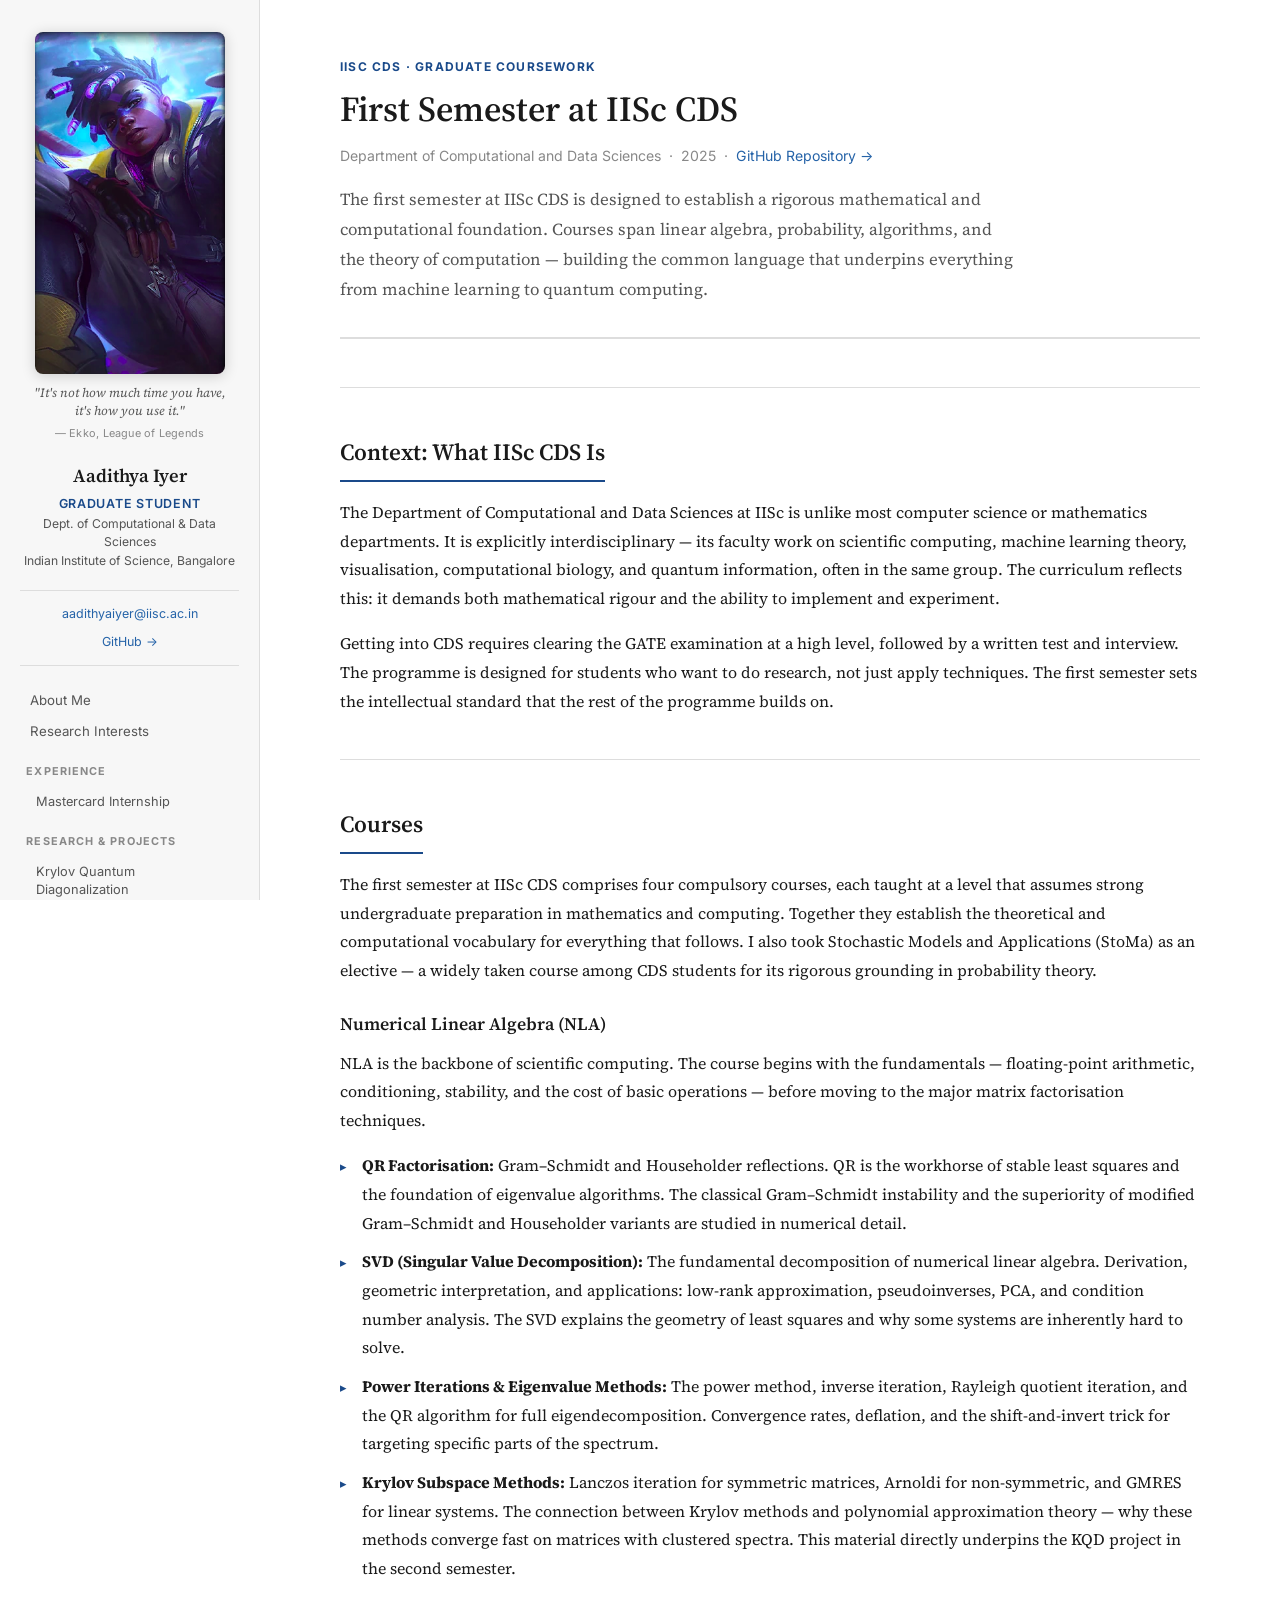
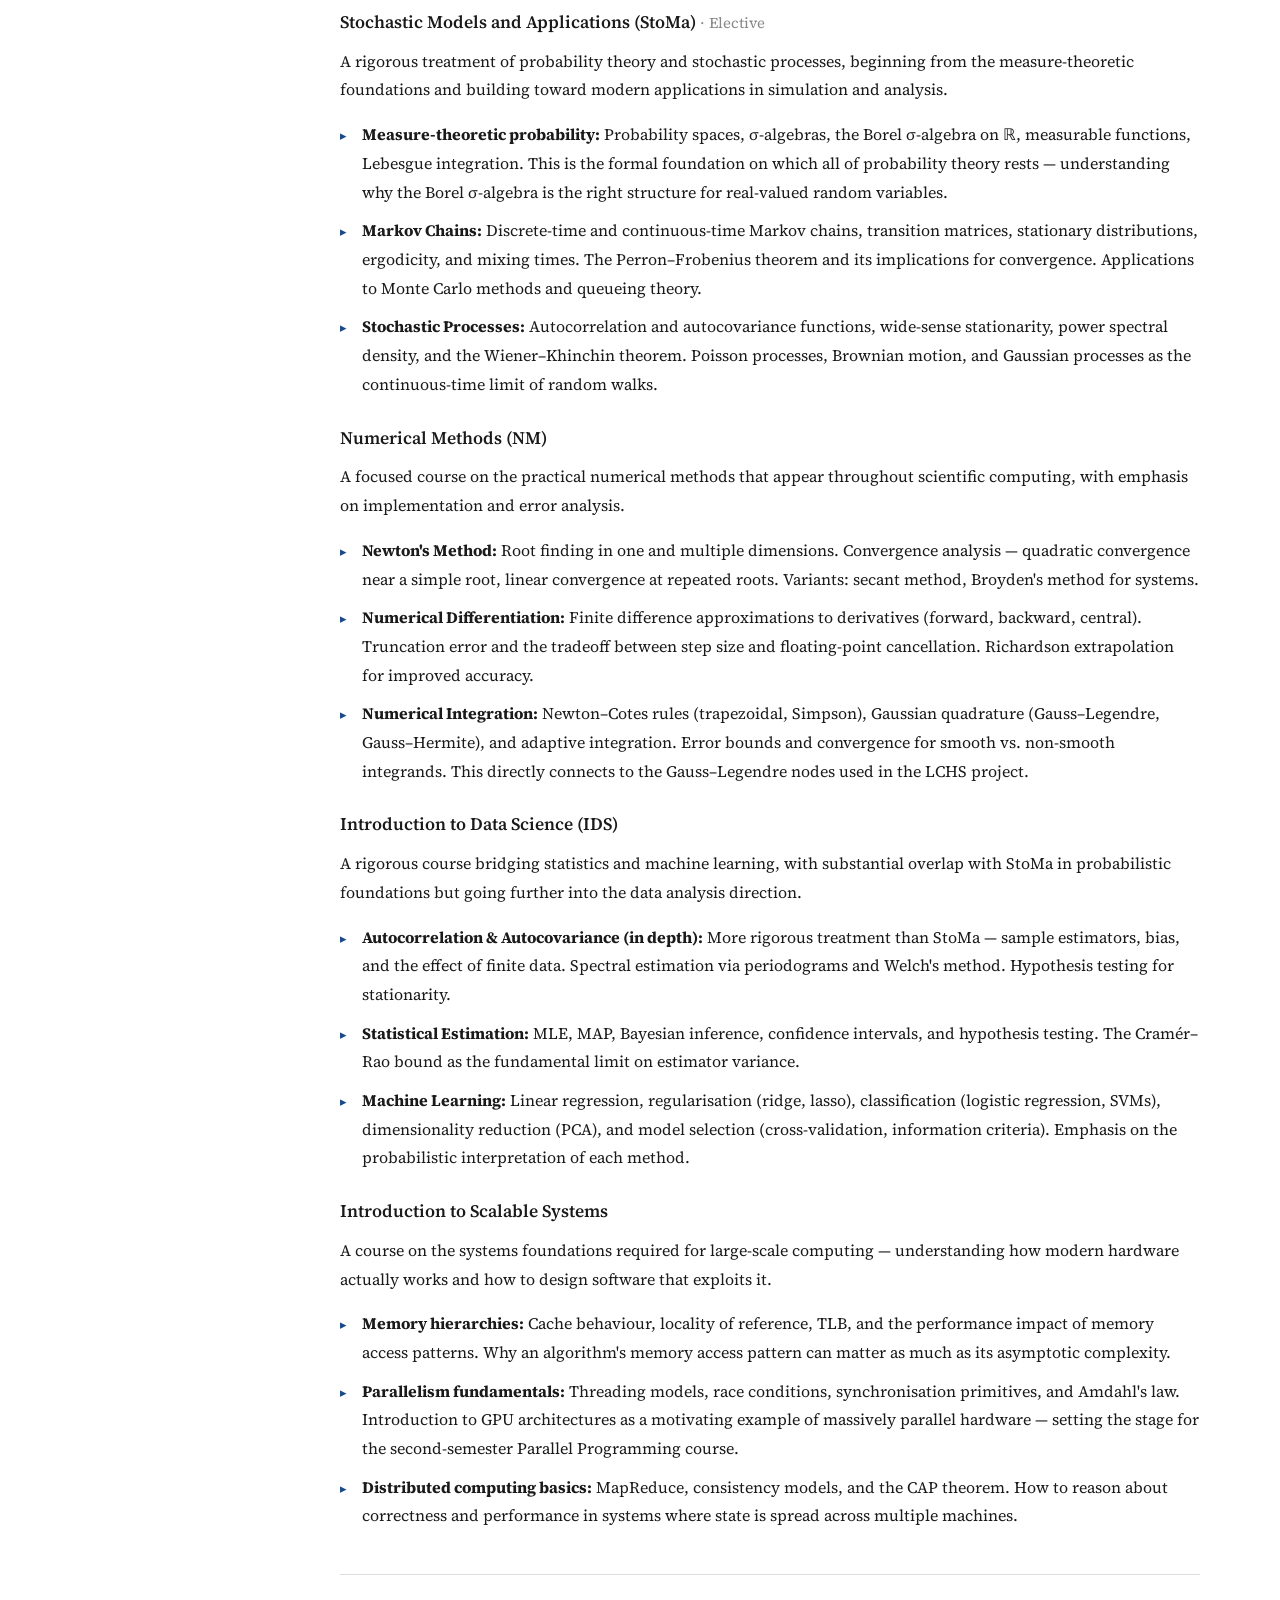
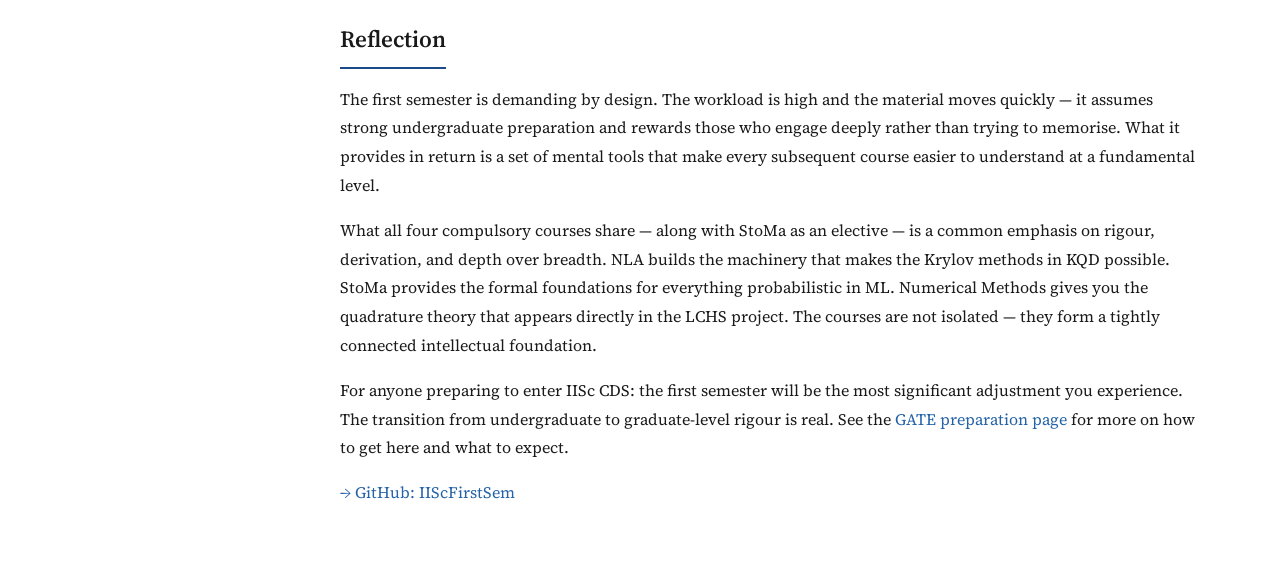
<file: iisc-sem1.html>
<!DOCTYPE html>
<html lang="en">
<head>
  <meta charset="UTF-8" />
  <meta name="viewport" content="width=device-width, initial-scale=1.0" />
  <title>IISc First Semester · Aadithya Iyer</title>
  <link rel="stylesheet" href="styles.v2.css" />
  <link rel="preconnect" href="https://fonts.googleapis.com" />
  <link href="https://fonts.googleapis.com/css2?family=Source+Serif+4:ital,wght@0,300;0,400;0,600;1,400&family=Inter:wght@400;500;600;700&display=swap" rel="stylesheet" />
</head>
<body data-page="sem1">
<div class="page-wrapper">
  <aside class="sidebar"></aside>
  <main class="content">

    <div class="page-hero">
      <span class="hero-tag">IISc CDS · Graduate Coursework</span>
      <h1>First Semester at IISc CDS</h1>
      <p class="hero-sub">Department of Computational and Data Sciences &nbsp;·&nbsp; 2025 &nbsp;·&nbsp;
        <a href="https://github.com/ExusBurn/IIScFirstSem" target="_blank" rel="noopener">GitHub Repository →</a>
      </p>
      <p>
        The first semester at IISc CDS is designed to establish a rigorous mathematical and
        computational foundation. Courses span linear algebra, probability, algorithms, and
        the theory of computation — building the common language that underpins everything
        from machine learning to quantum computing.
      </p>
    </div>

    <hr />

    <section id="context">
      <h2>Context: What IISc CDS Is</h2>
      <p>
        The Department of Computational and Data Sciences at IISc is unlike most computer science
        or mathematics departments. It is explicitly interdisciplinary — its faculty work on
        scientific computing, machine learning theory, visualisation, computational biology, and
        quantum information, often in the same group. The curriculum reflects this: it demands
        both mathematical rigour and the ability to implement and experiment.
      </p>
      <p>
        Getting into CDS requires clearing the GATE examination at a high level, followed by a
        written test and interview. The programme is designed for students who want to do research,
        not just apply techniques. The first semester sets the intellectual standard that the rest
        of the programme builds on.
      </p>
    </section>

    <hr />

    <section id="courses">
      <h2>Courses</h2>
      <p>
        The first semester at IISc CDS comprises four compulsory courses, each taught at a level
        that assumes strong undergraduate preparation in mathematics and computing. Together they
        establish the theoretical and computational vocabulary for everything that follows. I also
        took Stochastic Models and Applications (StoMa) as an elective — a widely taken course
        among CDS students for its rigorous grounding in probability theory.
      </p>

      <h3>Numerical Linear Algebra (NLA)</h3>
      <p>
        NLA is the backbone of scientific computing. The course begins with the fundamentals —
        floating-point arithmetic, conditioning, stability, and the cost of basic operations —
        before moving to the major matrix factorisation techniques.
      </p>
      <ul class="prose-list">
        <li>
          <strong>QR Factorisation:</strong> Gram–Schmidt and Householder reflections. QR is
          the workhorse of stable least squares and the foundation of eigenvalue algorithms.
          The classical Gram–Schmidt instability and the superiority of modified Gram–Schmidt
          and Householder variants are studied in numerical detail.
        </li>
        <li>
          <strong>SVD (Singular Value Decomposition):</strong> The fundamental decomposition
          of numerical linear algebra. Derivation, geometric interpretation, and applications:
          low-rank approximation, pseudoinverses, PCA, and condition number analysis. The SVD
          explains the geometry of least squares and why some systems are inherently hard to solve.
        </li>
        <li>
          <strong>Power Iterations &amp; Eigenvalue Methods:</strong> The power method, inverse
          iteration, Rayleigh quotient iteration, and the QR algorithm for full eigendecomposition.
          Convergence rates, deflation, and the shift-and-invert trick for targeting specific
          parts of the spectrum.
        </li>
        <li>
          <strong>Krylov Subspace Methods:</strong> Lanczos iteration for symmetric matrices,
          Arnoldi for non-symmetric, and GMRES for linear systems. The connection between
          Krylov methods and polynomial approximation theory — why these methods converge fast
          on matrices with clustered spectra. This material directly underpins the KQD project
          in the second semester.
        </li>
      </ul>

      <h3>Stochastic Models and Applications (StoMa) <span style="font-weight:400; font-size:0.85em; color:var(--light);">· Elective</span></h3>
      <p>
        A rigorous treatment of probability theory and stochastic processes, beginning from
        the measure-theoretic foundations and building toward modern applications in simulation
        and analysis.
      </p>
      <ul class="prose-list">
        <li>
          <strong>Measure-theoretic probability:</strong> Probability spaces, σ-algebras, the
          Borel σ-algebra on ℝ, measurable functions, Lebesgue integration. This is the formal
          foundation on which all of probability theory rests — understanding why the Borel
          σ-algebra is the right structure for real-valued random variables.
        </li>
        <li>
          <strong>Markov Chains:</strong> Discrete-time and continuous-time Markov chains,
          transition matrices, stationary distributions, ergodicity, and mixing times. The
          Perron–Frobenius theorem and its implications for convergence. Applications to
          Monte Carlo methods and queueing theory.
        </li>
        <li>
          <strong>Stochastic Processes:</strong> Autocorrelation and autocovariance functions,
          wide-sense stationarity, power spectral density, and the Wiener–Khinchin theorem.
          Poisson processes, Brownian motion, and Gaussian processes as the continuous-time
          limit of random walks.
        </li>
      </ul>

      <h3>Numerical Methods (NM)</h3>
      <p>
        A focused course on the practical numerical methods that appear throughout scientific
        computing, with emphasis on implementation and error analysis.
      </p>
      <ul class="prose-list">
        <li>
          <strong>Newton's Method:</strong> Root finding in one and multiple dimensions.
          Convergence analysis — quadratic convergence near a simple root, linear convergence
          at repeated roots. Variants: secant method, Broyden's method for systems.
        </li>
        <li>
          <strong>Numerical Differentiation:</strong> Finite difference approximations to
          derivatives (forward, backward, central). Truncation error and the tradeoff between
          step size and floating-point cancellation. Richardson extrapolation for improved accuracy.
        </li>
        <li>
          <strong>Numerical Integration:</strong> Newton–Cotes rules (trapezoidal, Simpson),
          Gaussian quadrature (Gauss–Legendre, Gauss–Hermite), and adaptive integration.
          Error bounds and convergence for smooth vs. non-smooth integrands.
          This directly connects to the Gauss–Legendre nodes used in the LCHS project.
        </li>
      </ul>

      <h3>Introduction to Data Science (IDS)</h3>
      <p>
        A rigorous course bridging statistics and machine learning, with substantial overlap
        with StoMa in probabilistic foundations but going further into the data analysis direction.
      </p>
      <ul class="prose-list">
        <li>
          <strong>Autocorrelation &amp; Autocovariance (in depth):</strong> More rigorous treatment
          than StoMa — sample estimators, bias, and the effect of finite data. Spectral estimation
          via periodograms and Welch's method. Hypothesis testing for stationarity.
        </li>
        <li>
          <strong>Statistical Estimation:</strong> MLE, MAP, Bayesian inference, confidence
          intervals, and hypothesis testing. The Cramér–Rao bound as the fundamental limit on
          estimator variance.
        </li>
        <li>
          <strong>Machine Learning:</strong> Linear regression, regularisation (ridge, lasso),
          classification (logistic regression, SVMs), dimensionality reduction (PCA), and
          model selection (cross-validation, information criteria). Emphasis on the probabilistic
          interpretation of each method.
        </li>
      </ul>

      <h3>Introduction to Scalable Systems</h3>
      <p>
        A course on the systems foundations required for large-scale computing — understanding
        how modern hardware actually works and how to design software that exploits it.
      </p>
      <ul class="prose-list">
        <li>
          <strong>Memory hierarchies:</strong> Cache behaviour, locality of reference, TLB,
          and the performance impact of memory access patterns. Why an algorithm's memory
          access pattern can matter as much as its asymptotic complexity.
        </li>
        <li>
          <strong>Parallelism fundamentals:</strong> Threading models, race conditions,
          synchronisation primitives, and Amdahl's law. Introduction to GPU architectures
          as a motivating example of massively parallel hardware — setting the stage for the
          second-semester Parallel Programming course.
        </li>
        <li>
          <strong>Distributed computing basics:</strong> MapReduce, consistency models,
          and the CAP theorem. How to reason about correctness and performance in systems
          where state is spread across multiple machines.
        </li>
      </ul>
    </section>

    <hr />

    <section id="reflection">
      <h2>Reflection</h2>
      <p>
        The first semester is demanding by design. The workload is high and the material moves
        quickly — it assumes strong undergraduate preparation and rewards those who engage deeply
        rather than trying to memorise. What it provides in return is a set of mental tools that
        make every subsequent course easier to understand at a fundamental level.
      </p>
      <p>
        What all four compulsory courses share — along with StoMa as an elective — is a common
        emphasis on rigour, derivation, and depth over breadth. NLA builds the machinery that
        makes the Krylov methods in KQD possible. StoMa provides the formal foundations for
        everything probabilistic in ML. Numerical Methods gives you the quadrature theory that
        appears directly in the LCHS project. The courses are not isolated — they form a tightly
        connected intellectual foundation.
      </p>
      <p>
        For anyone preparing to enter IISc CDS: the first semester will be the most significant
        adjustment you experience. The transition from undergraduate to graduate-level rigour is
        real. See the <a href="gate.html">GATE preparation page</a> for more on how to get here
        and what to expect.
      </p>
      <p>
        <a href="https://github.com/ExusBurn/IIScFirstSem" target="_blank" rel="noopener">
          → GitHub: IIScFirstSem
        </a>
      </p>
    </section>

  </main>
</div>
<script src="nav.js"></script>
</body>
</html>
</file>
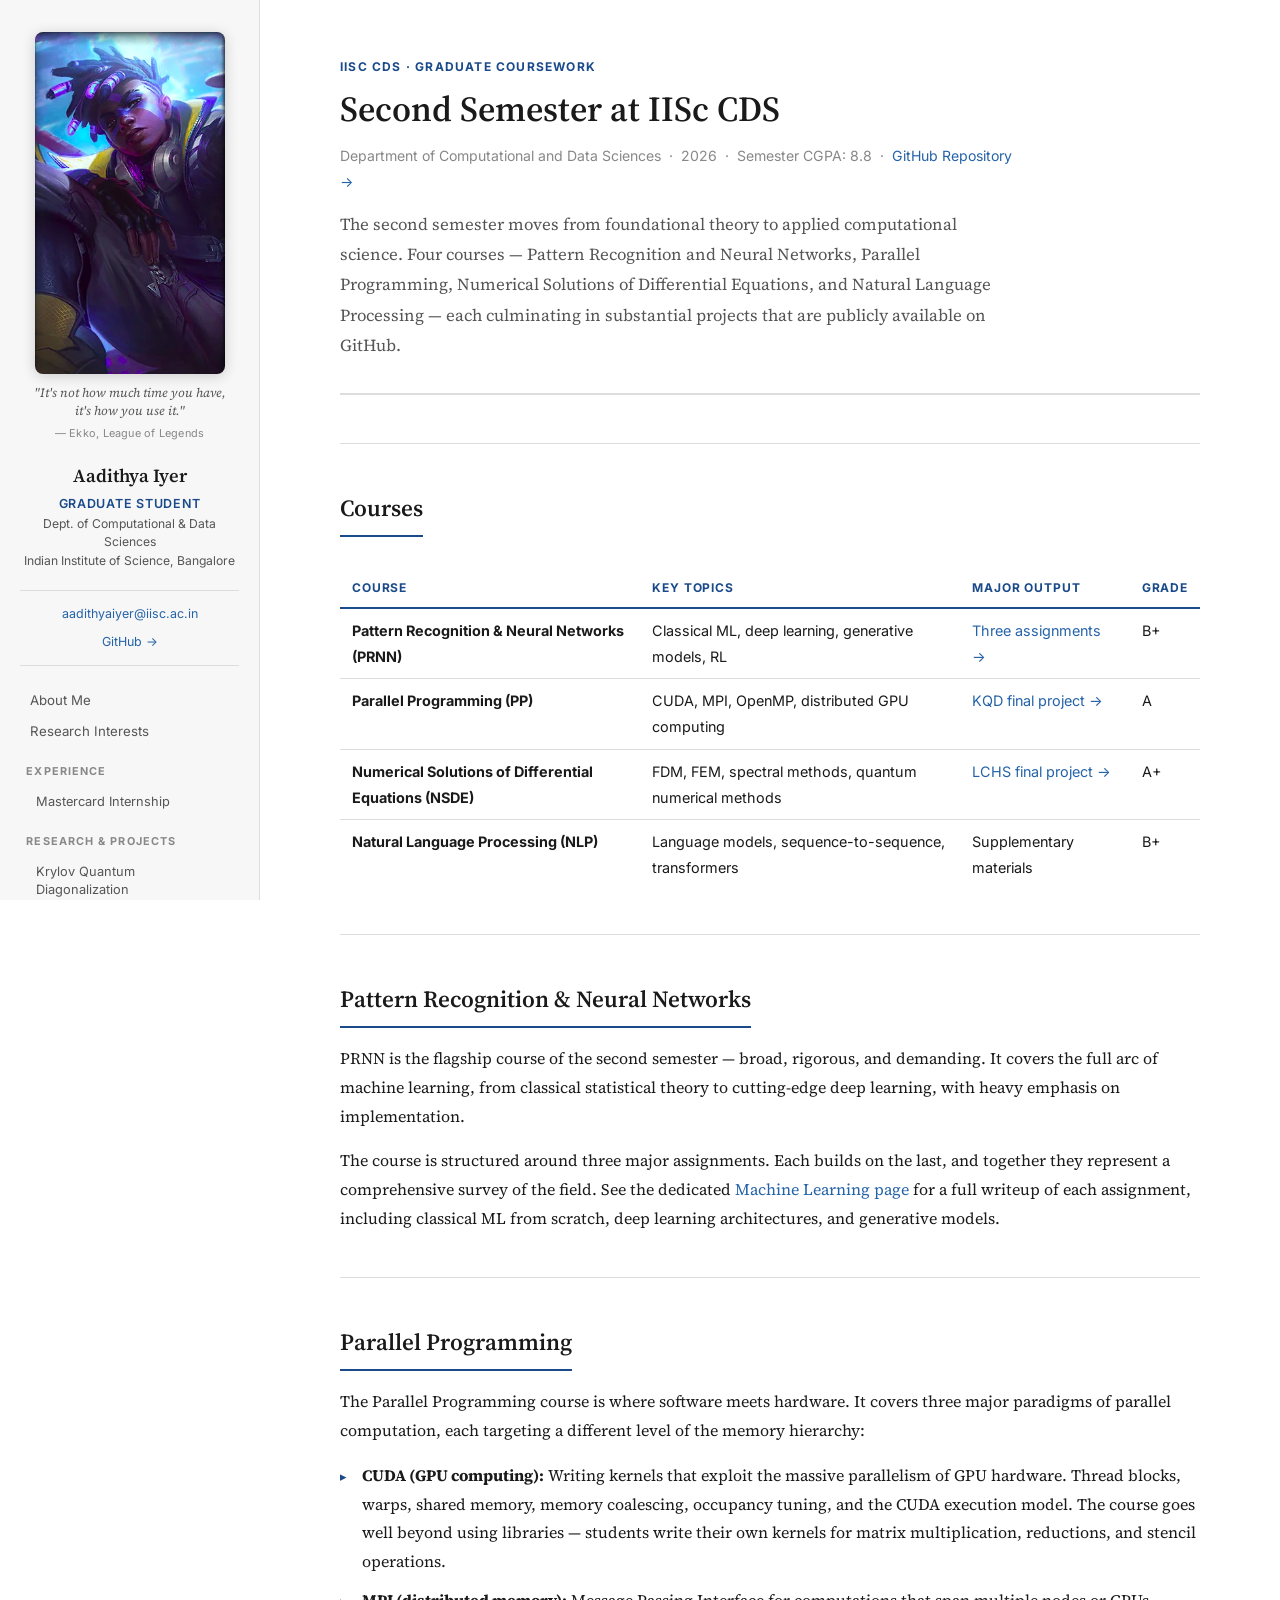
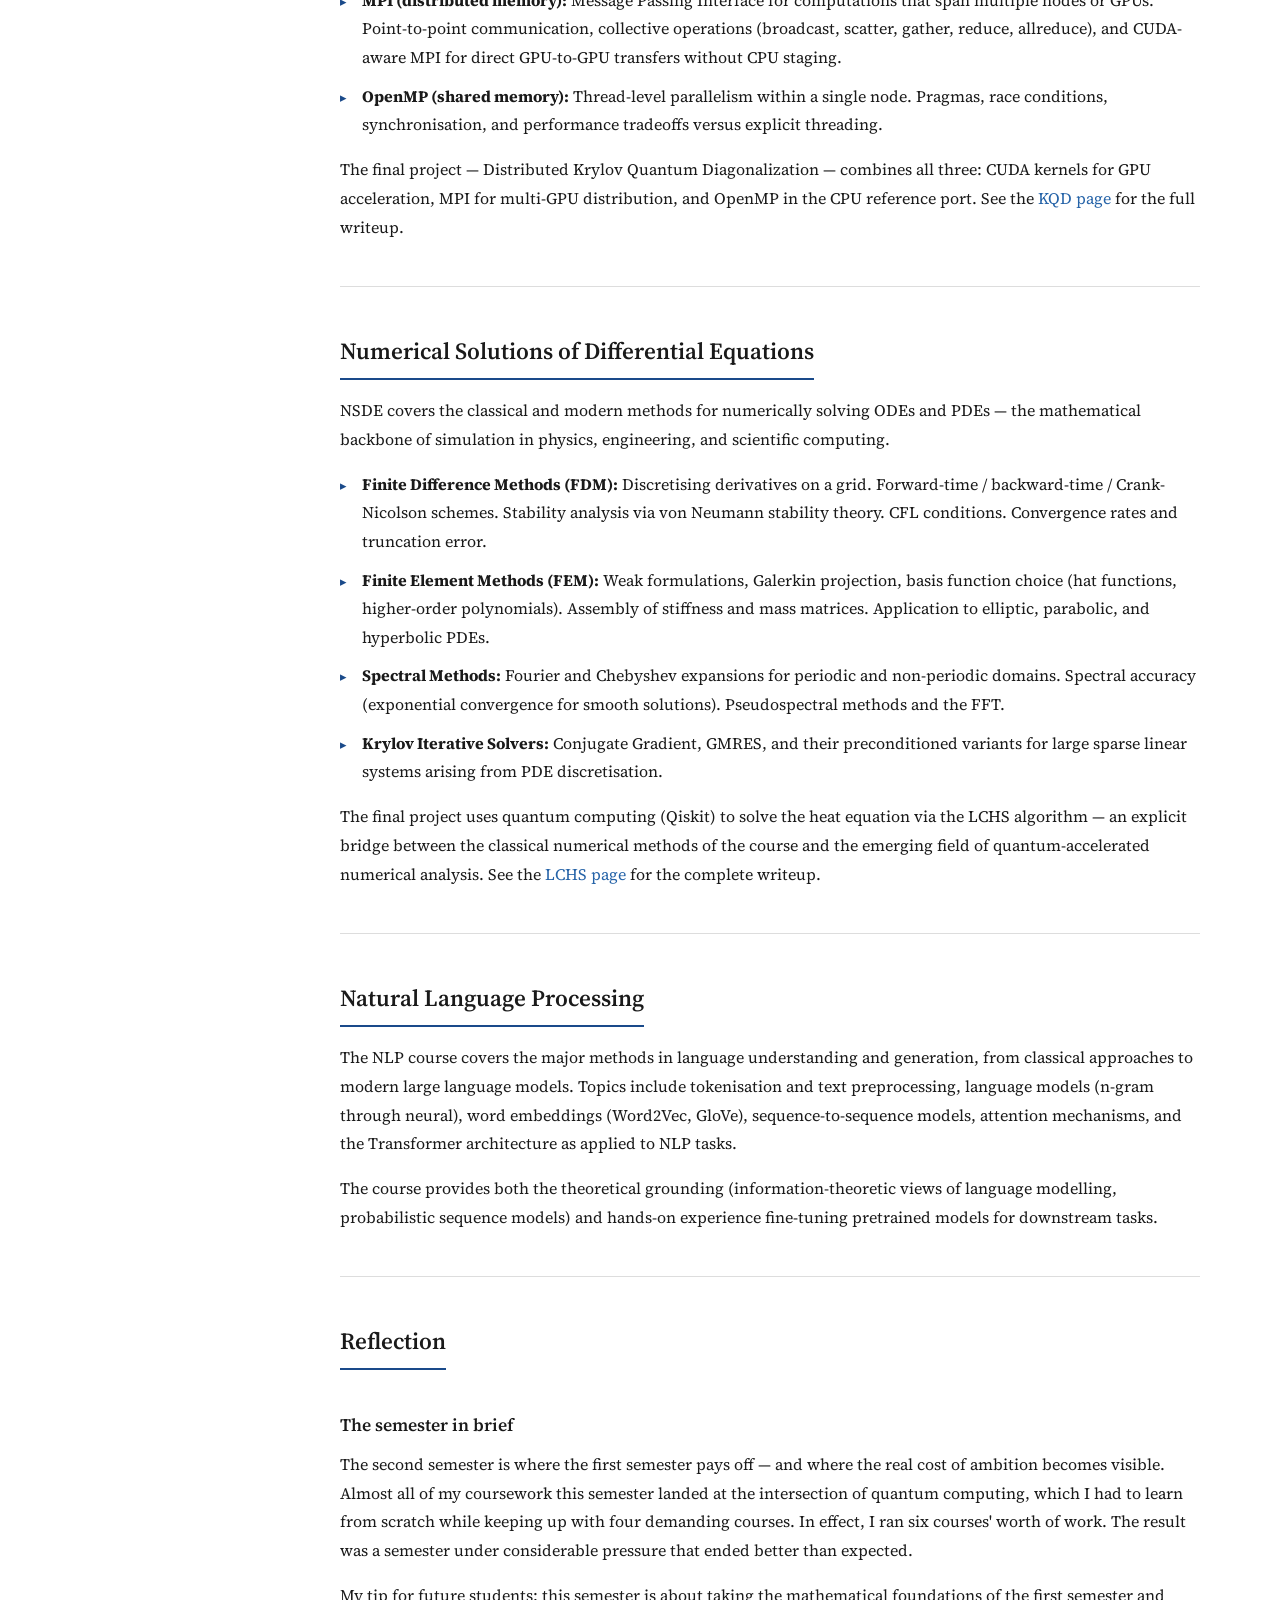
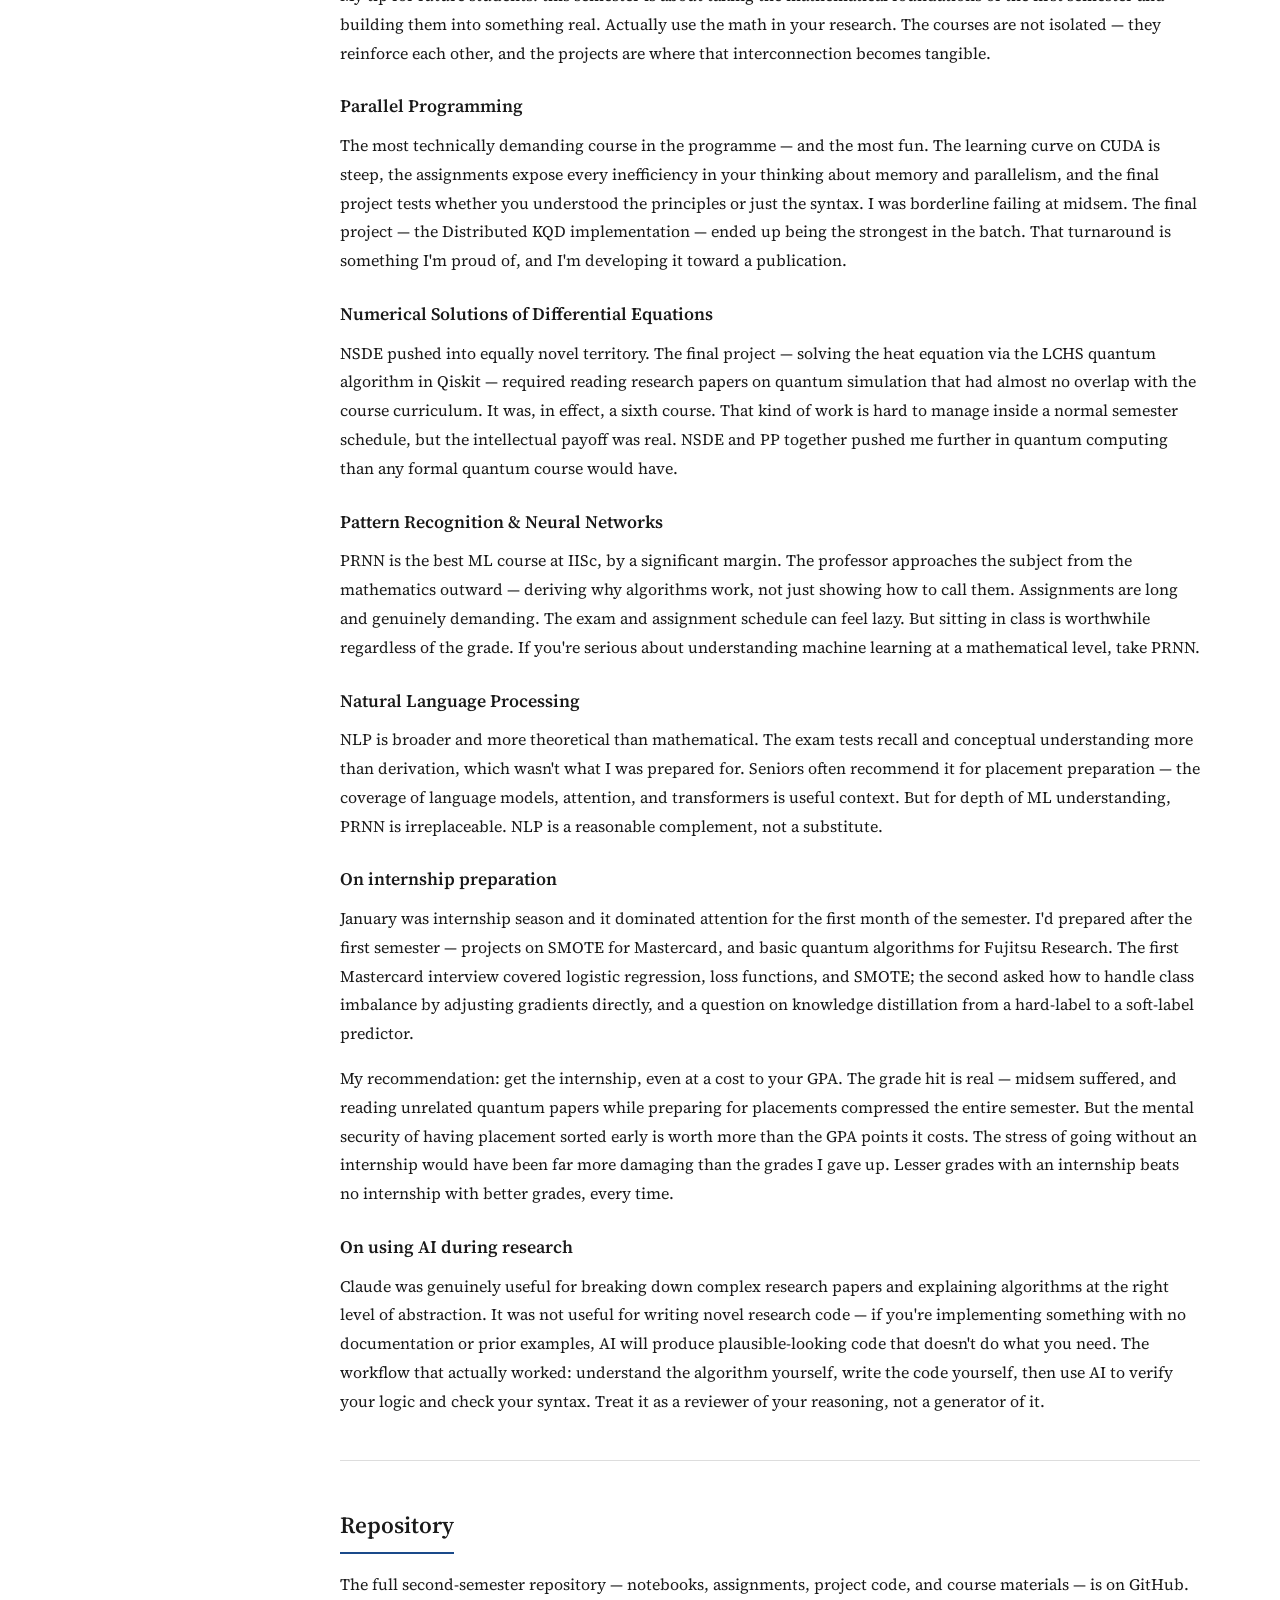
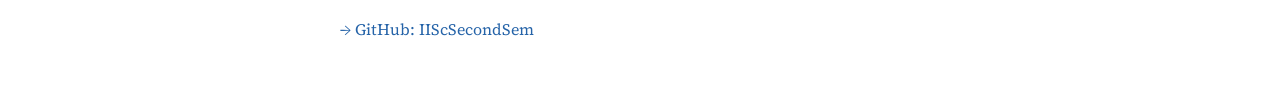
<file: iisc-sem2.html>
<!DOCTYPE html>
<html lang="en">
<head>
  <meta charset="UTF-8" />
  <meta name="viewport" content="width=device-width, initial-scale=1.0" />
  <title>IISc Second Semester · Aadithya Iyer</title>
  <link rel="stylesheet" href="styles.v2.css" />
  <link rel="preconnect" href="https://fonts.googleapis.com" />
  <link href="https://fonts.googleapis.com/css2?family=Source+Serif+4:ital,wght@0,300;0,400;0,600;1,400&family=Inter:wght@400;500;600;700&display=swap" rel="stylesheet" />
</head>
<body data-page="sem2">
<div class="page-wrapper">
  <aside class="sidebar"></aside>
  <main class="content">

    <div class="page-hero">
      <span class="hero-tag">IISc CDS · Graduate Coursework</span>
      <h1>Second Semester at IISc CDS</h1>
      <p class="hero-sub">Department of Computational and Data Sciences &nbsp;·&nbsp; 2026 &nbsp;·&nbsp; Semester CGPA: 8.8 &nbsp;·&nbsp;
        <a href="https://github.com/ExusBurn/IIScSecondSem" target="_blank" rel="noopener">GitHub Repository →</a>
      </p>
      <p>
        The second semester moves from foundational theory to applied computational science.
        Four courses — Pattern Recognition and Neural Networks, Parallel Programming, Numerical
        Solutions of Differential Equations, and Natural Language Processing — each culminating
        in substantial projects that are publicly available on GitHub.
      </p>
    </div>

    <hr />

    <section id="courses">
      <h2>Courses</h2>

      <table class="course-table">
        <thead>
          <tr><th>Course</th><th>Key Topics</th><th>Major Output</th><th>Grade</th></tr>
        </thead>
        <tbody>
          <tr>
            <td><strong>Pattern Recognition &amp; Neural Networks (PRNN)</strong></td>
            <td>Classical ML, deep learning, generative models, RL</td>
            <td><a href="ml.html">Three assignments →</a></td>
            <td>B+</td>
          </tr>
          <tr>
            <td><strong>Parallel Programming (PP)</strong></td>
            <td>CUDA, MPI, OpenMP, distributed GPU computing</td>
            <td><a href="kqd.html">KQD final project →</a></td>
            <td>A</td>
          </tr>
          <tr>
            <td><strong>Numerical Solutions of Differential Equations (NSDE)</strong></td>
            <td>FDM, FEM, spectral methods, quantum numerical methods</td>
            <td><a href="lchs.html">LCHS final project →</a></td>
            <td>A+</td>
          </tr>
          <tr>
            <td><strong>Natural Language Processing (NLP)</strong></td>
            <td>Language models, sequence-to-sequence, transformers</td>
            <td>Supplementary materials</td>
            <td>B+</td>
          </tr>
        </tbody>
      </table>
    </section>

    <hr />

    <section id="prnn">
      <h2>Pattern Recognition &amp; Neural Networks</h2>
      <p>
        PRNN is the flagship course of the second semester — broad, rigorous, and demanding.
        It covers the full arc of machine learning, from classical statistical theory to
        cutting-edge deep learning, with heavy emphasis on implementation.
      </p>
      <p>
        The course is structured around three major assignments. Each builds on the last,
        and together they represent a comprehensive survey of the field. See the dedicated
        <a href="ml.html">Machine Learning page</a> for a full writeup of each assignment,
        including classical ML from scratch, deep learning architectures, and generative models.
      </p>
    </section>

    <hr />

    <section id="pp">
      <h2>Parallel Programming</h2>
      <p>
        The Parallel Programming course is where software meets hardware. It covers three
        major paradigms of parallel computation, each targeting a different level of the
        memory hierarchy:
      </p>
      <ul class="prose-list">
        <li>
          <strong>CUDA (GPU computing):</strong> Writing kernels that exploit the massive
          parallelism of GPU hardware. Thread blocks, warps, shared memory, memory coalescing,
          occupancy tuning, and the CUDA execution model. The course goes well beyond using
          libraries — students write their own kernels for matrix multiplication, reductions,
          and stencil operations.
        </li>
        <li>
          <strong>MPI (distributed memory):</strong> Message Passing Interface for computations
          that span multiple nodes or GPUs. Point-to-point communication, collective operations
          (broadcast, scatter, gather, reduce, allreduce), and CUDA-aware MPI for direct
          GPU-to-GPU transfers without CPU staging.
        </li>
        <li>
          <strong>OpenMP (shared memory):</strong> Thread-level parallelism within a single
          node. Pragmas, race conditions, synchronisation, and performance tradeoffs versus
          explicit threading.
        </li>
      </ul>
      <p>
        The final project — Distributed Krylov Quantum Diagonalization — combines all three:
        CUDA kernels for GPU acceleration, MPI for multi-GPU distribution, and OpenMP in the
        CPU reference port. See the <a href="kqd.html">KQD page</a> for the full writeup.
      </p>
    </section>

    <hr />

    <section id="nsde">
      <h2>Numerical Solutions of Differential Equations</h2>
      <p>
        NSDE covers the classical and modern methods for numerically solving ODEs and PDEs
        — the mathematical backbone of simulation in physics, engineering, and scientific computing.
      </p>
      <ul class="prose-list">
        <li>
          <strong>Finite Difference Methods (FDM):</strong> Discretising derivatives on a grid.
          Forward-time / backward-time / Crank-Nicolson schemes. Stability analysis via von Neumann
          stability theory. CFL conditions. Convergence rates and truncation error.
        </li>
        <li>
          <strong>Finite Element Methods (FEM):</strong> Weak formulations, Galerkin projection,
          basis function choice (hat functions, higher-order polynomials). Assembly of stiffness
          and mass matrices. Application to elliptic, parabolic, and hyperbolic PDEs.
        </li>
        <li>
          <strong>Spectral Methods:</strong> Fourier and Chebyshev expansions for periodic and
          non-periodic domains. Spectral accuracy (exponential convergence for smooth solutions).
          Pseudospectral methods and the FFT.
        </li>
        <li>
          <strong>Krylov Iterative Solvers:</strong> Conjugate Gradient, GMRES, and their
          preconditioned variants for large sparse linear systems arising from PDE discretisation.
        </li>
      </ul>
      <p>
        The final project uses quantum computing (Qiskit) to solve the heat equation via the
        LCHS algorithm — an explicit bridge between the classical numerical methods of the course
        and the emerging field of quantum-accelerated numerical analysis.
        See the <a href="lchs.html">LCHS page</a> for the complete writeup.
      </p>
    </section>

    <hr />

    <section id="nlp">
      <h2>Natural Language Processing</h2>
      <p>
        The NLP course covers the major methods in language understanding and generation, from
        classical approaches to modern large language models. Topics include tokenisation and
        text preprocessing, language models (n-gram through neural), word embeddings (Word2Vec,
        GloVe), sequence-to-sequence models, attention mechanisms, and the Transformer
        architecture as applied to NLP tasks.
      </p>
      <p>
        The course provides both the theoretical grounding (information-theoretic views of
        language modelling, probabilistic sequence models) and hands-on experience fine-tuning
        pretrained models for downstream tasks.
      </p>
    </section>

    <hr />

    <section id="reflection">
      <h2>Reflection</h2>

      <h3>The semester in brief</h3>
      <p>
        The second semester is where the first semester pays off — and where the real cost of
        ambition becomes visible. Almost all of my coursework this semester landed at the
        intersection of quantum computing, which I had to learn from scratch while keeping up
        with four demanding courses. In effect, I ran six courses' worth of work. The result
        was a semester under considerable pressure that ended better than expected.
      </p>
      <p>
        My tip for future students: this semester is about taking the mathematical foundations
        of the first semester and building them into something real. Actually use the math in
        your research. The courses are not isolated — they reinforce each other, and the
        projects are where that interconnection becomes tangible.
      </p>

      <h3>Parallel Programming</h3>
      <p>
        The most technically demanding course in the programme — and the most fun. The learning
        curve on CUDA is steep, the assignments expose every inefficiency in your thinking about
        memory and parallelism, and the final project tests whether you understood the principles
        or just the syntax. I was borderline failing at midsem. The final project — the Distributed
        KQD implementation — ended up being the strongest in the batch. That turnaround is something
        I'm proud of, and I'm developing it toward a publication.
      </p>

      <h3>Numerical Solutions of Differential Equations</h3>
      <p>
        NSDE pushed into equally novel territory. The final project — solving the heat equation
        via the LCHS quantum algorithm in Qiskit — required reading research papers on quantum
        simulation that had almost no overlap with the course curriculum. It was, in effect, a
        sixth course. That kind of work is hard to manage inside a normal semester schedule,
        but the intellectual payoff was real. NSDE and PP together pushed me further in quantum
        computing than any formal quantum course would have.
      </p>

      <h3>Pattern Recognition &amp; Neural Networks</h3>
      <p>
        PRNN is the best ML course at IISc, by a significant margin. The professor approaches
        the subject from the mathematics outward — deriving why algorithms work, not just showing
        how to call them. Assignments are long and genuinely demanding. The exam and assignment
        schedule can feel lazy. But sitting in class is worthwhile regardless of the grade. If
        you're serious about understanding machine learning at a mathematical level, take PRNN.
      </p>

      <h3>Natural Language Processing</h3>
      <p>
        NLP is broader and more theoretical than mathematical. The exam tests recall and conceptual
        understanding more than derivation, which wasn't what I was prepared for. Seniors often
        recommend it for placement preparation — the coverage of language models, attention, and
        transformers is useful context. But for depth of ML understanding, PRNN is irreplaceable.
        NLP is a reasonable complement, not a substitute.
      </p>

      <h3>On internship preparation</h3>
      <p>
        January was internship season and it dominated attention for the first month of the semester.
        I'd prepared after the first semester — projects on SMOTE for Mastercard, and basic quantum
        algorithms for Fujitsu Research. The first Mastercard interview covered logistic regression,
        loss functions, and SMOTE; the second asked how to handle class imbalance by adjusting
        gradients directly, and a question on knowledge distillation from a hard-label to a
        soft-label predictor.
      </p>
      <p>
        My recommendation: get the internship, even at a cost to your GPA. The grade hit is real —
        midsem suffered, and reading unrelated quantum papers while preparing for placements
        compressed the entire semester. But the mental security of having placement sorted
        early is worth more than the GPA points it costs. The stress of going without an
        internship would have been far more damaging than the grades I gave up. Lesser grades
        with an internship beats no internship with better grades, every time.
      </p>

      <h3>On using AI during research</h3>
      <p>
        Claude was genuinely useful for breaking down complex research papers and explaining
        algorithms at the right level of abstraction. It was not useful for writing novel research
        code — if you're implementing something with no documentation or prior examples, AI
        will produce plausible-looking code that doesn't do what you need. The workflow that
        actually worked: understand the algorithm yourself, write the code yourself, then use AI
        to verify your logic and check your syntax. Treat it as a reviewer of your reasoning,
        not a generator of it.
      </p>
    </section>

    <hr />

    <section id="links">
      <h2>Repository</h2>
      <p>
        The full second-semester repository — notebooks, assignments, project code, and course
        materials — is on GitHub.
      </p>
      <p>
        <a href="https://github.com/ExusBurn/IIScSecondSem" target="_blank" rel="noopener">
          → GitHub: IIScSecondSem
        </a>
      </p>
    </section>

  </main>
</div>
<script src="nav.js"></script>
</body>
</html>
</file>
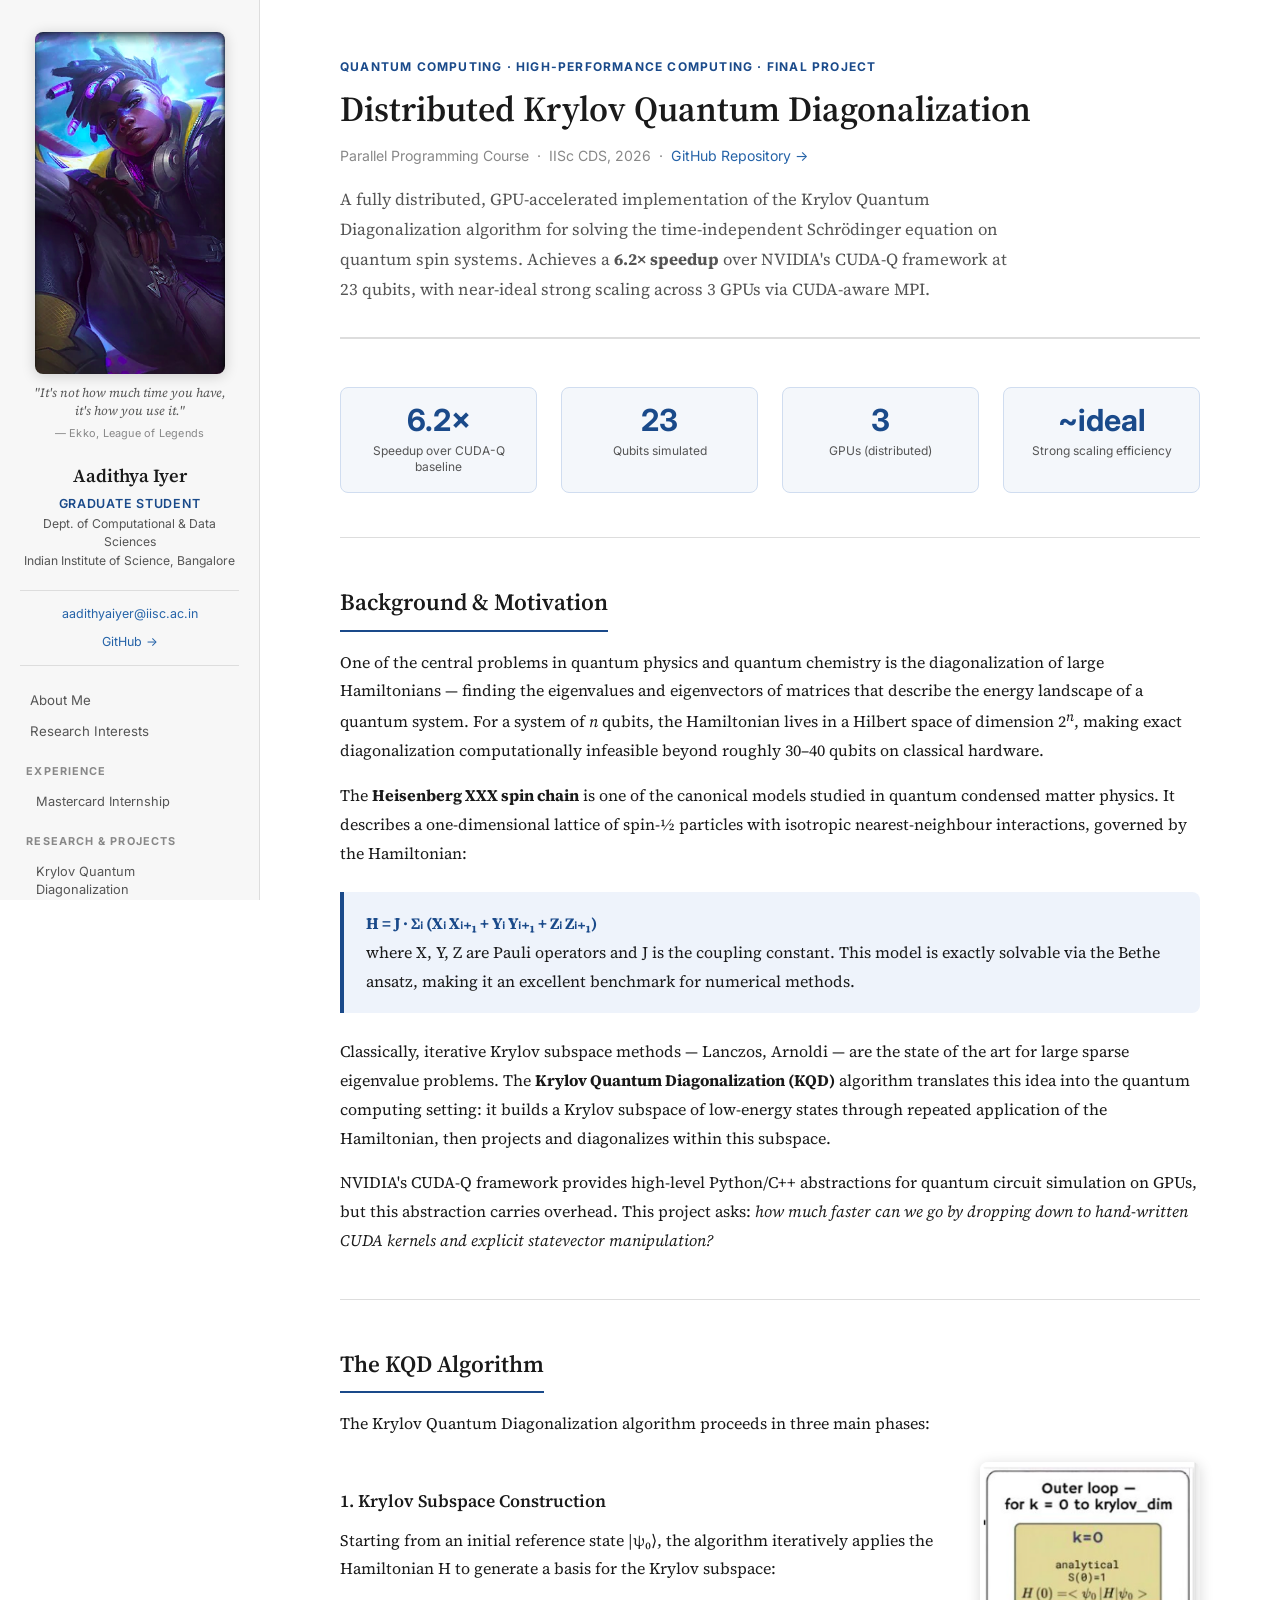
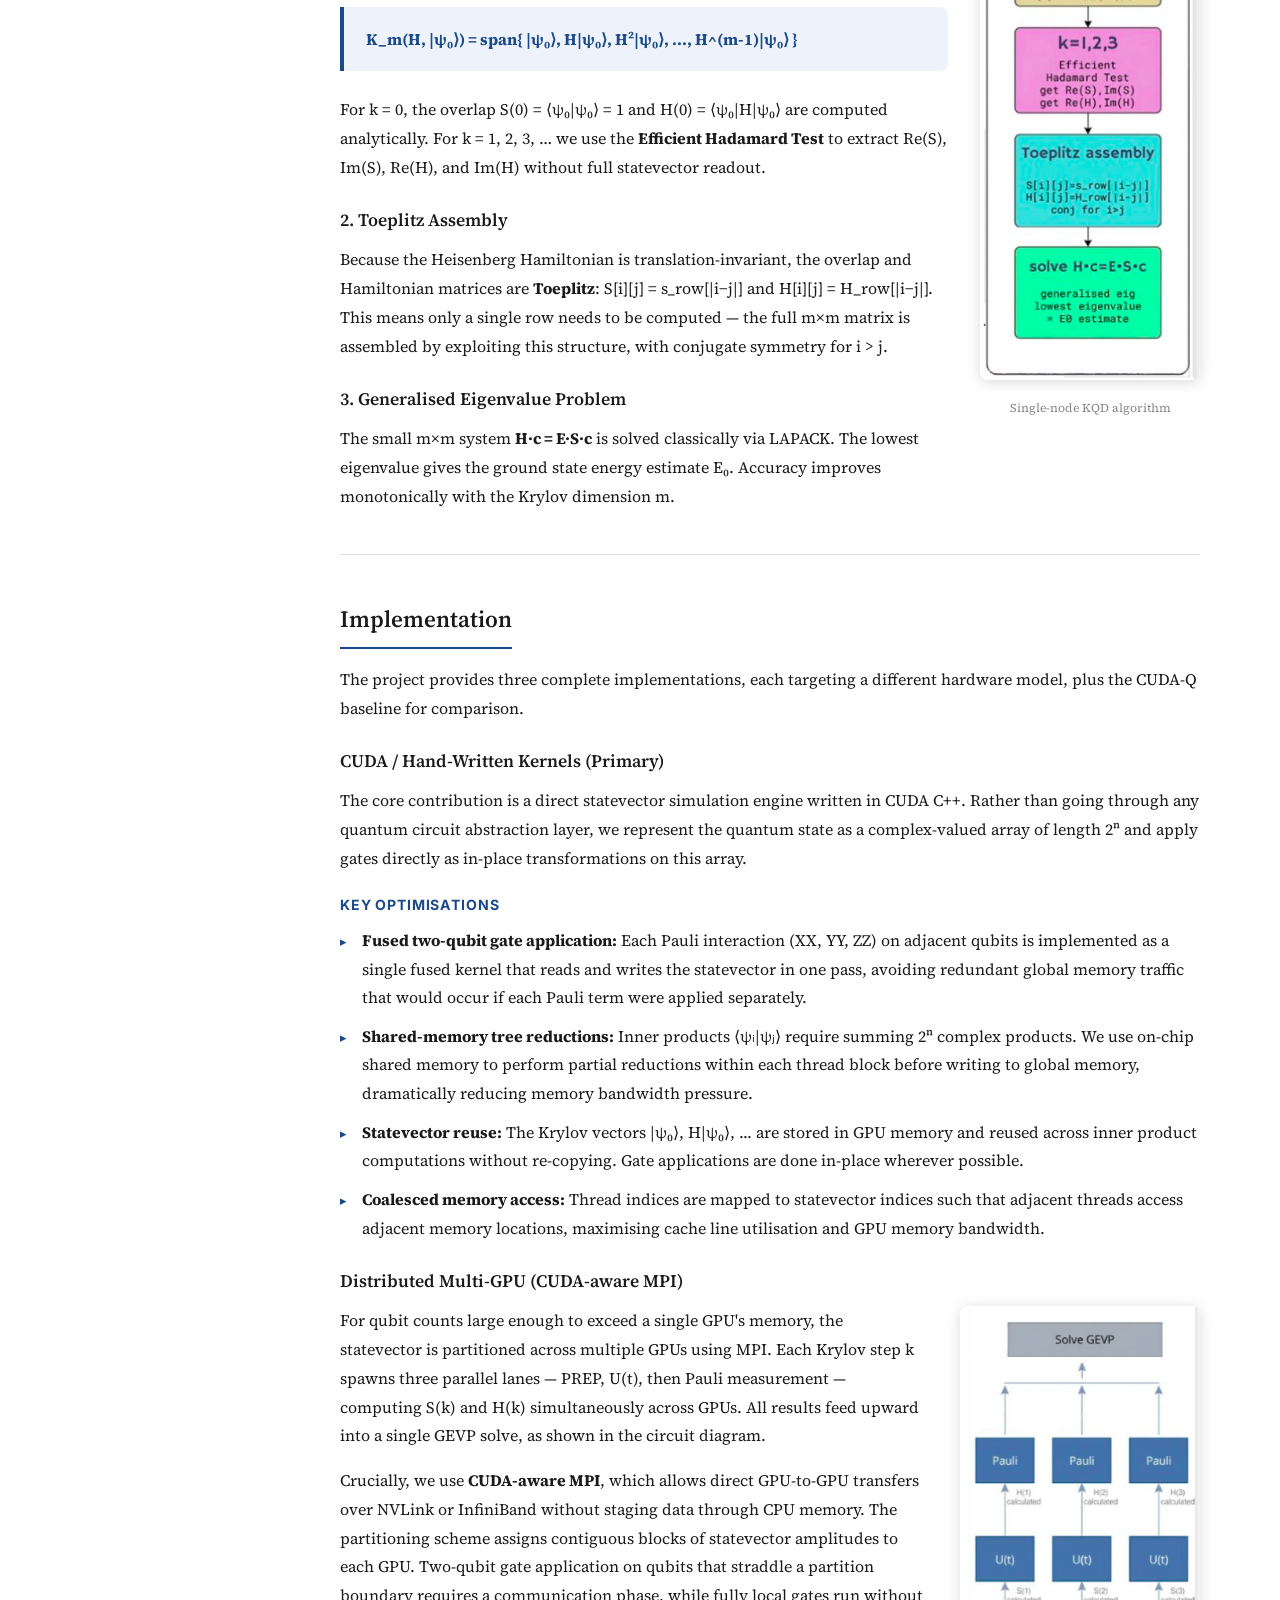
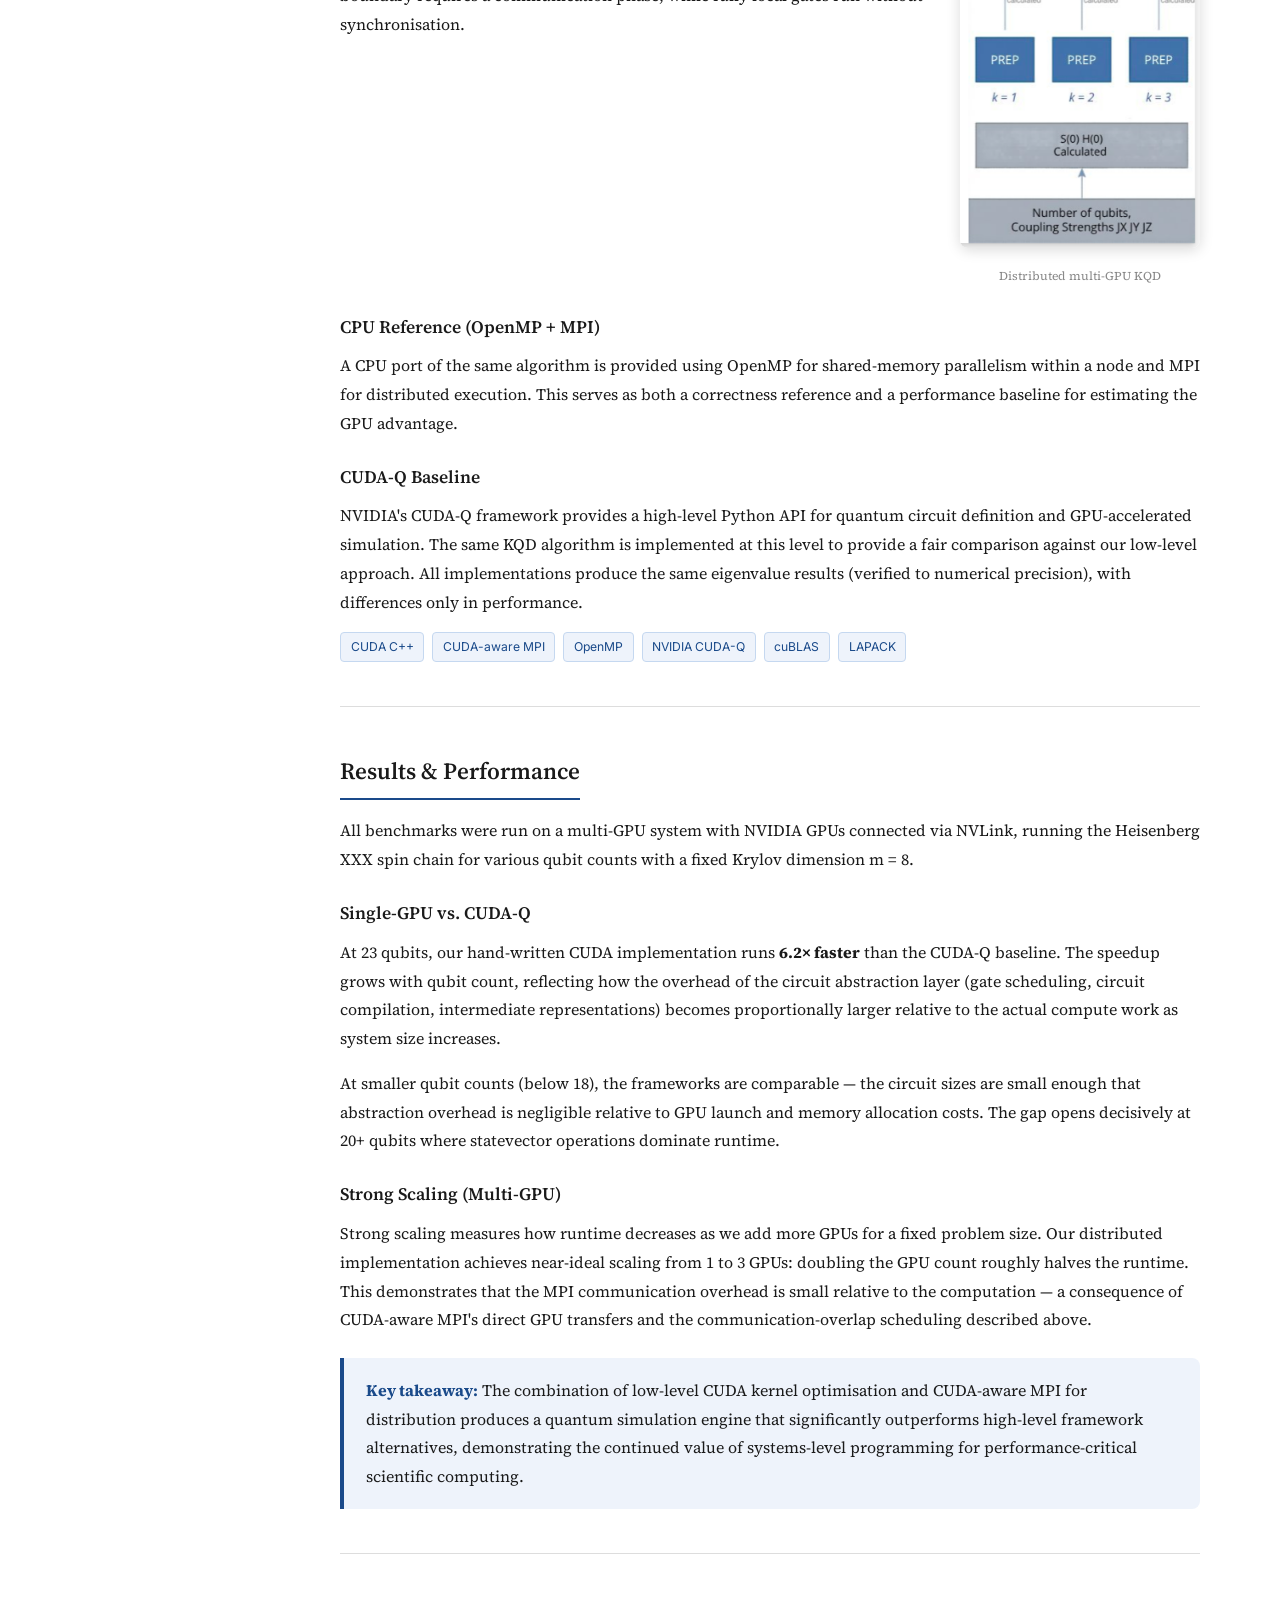
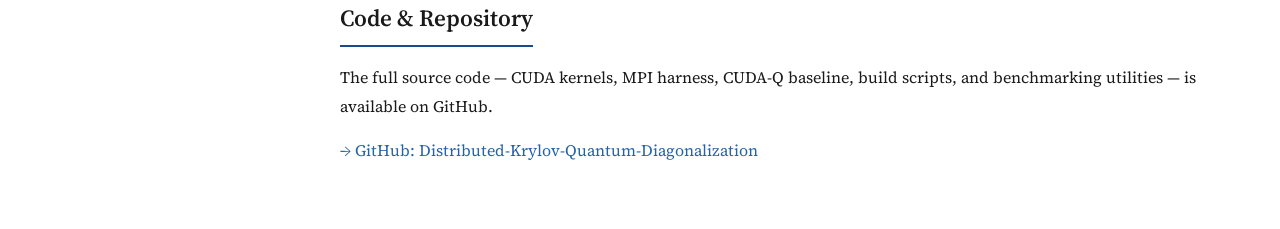
<file: kqd.html>
<!DOCTYPE html>
<html lang="en">
<head>
  <meta charset="UTF-8" />
  <meta name="viewport" content="width=device-width, initial-scale=1.0" />
  <title>Krylov Quantum Diagonalization · Aadithya Iyer</title>
  <link rel="stylesheet" href="styles.v2.css" />
  <link rel="preconnect" href="https://fonts.googleapis.com" />
  <link href="https://fonts.googleapis.com/css2?family=Source+Serif+4:ital,wght@0,300;0,400;0,600;1,400&family=Inter:wght@400;500;600;700&display=swap" rel="stylesheet" />
</head>
<body data-page="kqd">
<div class="page-wrapper">
  <aside class="sidebar"></aside>
  <main class="content">

    <div class="page-hero">
      <span class="hero-tag">Quantum Computing · High-Performance Computing · Final Project</span>
      <h1>Distributed Krylov Quantum Diagonalization</h1>
      <p class="hero-sub">Parallel Programming Course &nbsp;·&nbsp; IISc CDS, 2026 &nbsp;·&nbsp;
        <a href="https://github.com/ExusBurn/Distributed-Krylov-Quantum-Diagonalization" target="_blank" rel="noopener">GitHub Repository →</a>
      </p>
      <p>
        A fully distributed, GPU-accelerated implementation of the Krylov Quantum Diagonalization
        algorithm for solving the time-independent Schrödinger equation on quantum spin systems.
        Achieves a <strong>6.2× speedup</strong> over NVIDIA's CUDA-Q framework at 23 qubits,
        with near-ideal strong scaling across 3 GPUs via CUDA-aware MPI.
      </p>
    </div>

    <div class="stat-row">
      <div class="stat-box"><span class="stat-num">6.2×</span><span class="stat-label">Speedup over CUDA-Q baseline</span></div>
      <div class="stat-box"><span class="stat-num">23</span><span class="stat-label">Qubits simulated</span></div>
      <div class="stat-box"><span class="stat-num">3</span><span class="stat-label">GPUs (distributed)</span></div>
      <div class="stat-box"><span class="stat-num">~ideal</span><span class="stat-label">Strong scaling efficiency</span></div>
    </div>

    <hr />

    <section id="background">
      <h2>Background &amp; Motivation</h2>
      <p>
        One of the central problems in quantum physics and quantum chemistry is the diagonalization
        of large Hamiltonians — finding the eigenvalues and eigenvectors of matrices that describe
        the energy landscape of a quantum system. For a system of <em>n</em> qubits, the Hamiltonian
        lives in a Hilbert space of dimension 2<sup><em>n</em></sup>, making exact diagonalization
        computationally infeasible beyond roughly 30–40 qubits on classical hardware.
      </p>
      <p>
        The <strong>Heisenberg XXX spin chain</strong> is one of the canonical models studied in
        quantum condensed matter physics. It describes a one-dimensional lattice of spin-½ particles
        with isotropic nearest-neighbour interactions, governed by the Hamiltonian:
      </p>
      <div class="callout">
        <p><strong>H = J · Σᵢ (Xᵢ Xᵢ₊₁ + Yᵢ Yᵢ₊₁ + Zᵢ Zᵢ₊₁)</strong></p>
        <p>where X, Y, Z are Pauli operators and J is the coupling constant. This model is exactly
        solvable via the Bethe ansatz, making it an excellent benchmark for numerical methods.</p>
      </div>
      <p>
        Classically, iterative Krylov subspace methods — Lanczos, Arnoldi — are the state of the
        art for large sparse eigenvalue problems. The <strong>Krylov Quantum Diagonalization (KQD)</strong>
        algorithm translates this idea into the quantum computing setting: it builds a Krylov
        subspace of low-energy states through repeated application of the Hamiltonian, then projects
        and diagonalizes within this subspace.
      </p>
      <p>
        NVIDIA's CUDA-Q framework provides high-level Python/C++ abstractions for quantum circuit
        simulation on GPUs, but this abstraction carries overhead. This project asks: <em>how much
        faster can we go by dropping down to hand-written CUDA kernels and explicit statevector
        manipulation?</em>
      </p>
    </section>

    <hr />

    <section id="algorithm">
      <h2>The KQD Algorithm</h2>
      <p>
        The Krylov Quantum Diagonalization algorithm proceeds in three main phases:
      </p>
      <div style="display:flex; gap:2rem; align-items:flex-start; margin: 1.5rem 0;">
        <div style="flex:1;">
          <h3>1. Krylov Subspace Construction</h3>
          <p>
            Starting from an initial reference state |ψ₀⟩, the algorithm iteratively applies the
            Hamiltonian H to generate a basis for the Krylov subspace:
          </p>
          <div class="callout">
            <p><strong>K_m(H, |ψ₀⟩) = span{ |ψ₀⟩, H|ψ₀⟩, H²|ψ₀⟩, ..., H^(m-1)|ψ₀⟩ }</strong></p>
          </div>
          <p>
            For k = 0, the overlap S(0) = ⟨ψ₀|ψ₀⟩ = 1 and H(0) = ⟨ψ₀|H|ψ₀⟩ are computed analytically.
            For k = 1, 2, 3, … we use the <strong>Efficient Hadamard Test</strong> to extract Re(S),
            Im(S), Re(H), and Im(H) without full statevector readout.
          </p>
          <h3>2. Toeplitz Assembly</h3>
          <p>
            Because the Heisenberg Hamiltonian is translation-invariant, the overlap and Hamiltonian
            matrices are <strong>Toeplitz</strong>: S[i][j] = s_row[|i−j|] and H[i][j] = H_row[|i−j|].
            This means only a single row needs to be computed — the full m×m matrix is assembled
            by exploiting this structure, with conjugate symmetry for i &gt; j.
          </p>
          <h3>3. Generalised Eigenvalue Problem</h3>
          <p>
            The small m×m system <strong>H·c = E·S·c</strong> is solved classically via LAPACK.
            The lowest eigenvalue gives the ground state energy estimate E₀. Accuracy improves
            monotonically with the Krylov dimension m.
          </p>
        </div>
        <div style="flex-shrink:0; text-align:center;">
          <img src="normal_kqd.png" alt="KQD algorithm flowchart" style="max-width:220px; border-radius:8px; box-shadow:0 2px 14px rgba(0,0,0,0.15);" />
          <p style="font-size:0.75rem; color:#888; margin-top:0.5rem;">Single-node KQD algorithm</p>
        </div>
      </div>
    </section>

    <hr />

    <section id="implementation">
      <h2>Implementation</h2>
      <p>
        The project provides three complete implementations, each targeting a different hardware model,
        plus the CUDA-Q baseline for comparison.
      </p>

      <h3>CUDA / Hand-Written Kernels (Primary)</h3>
      <p>
        The core contribution is a direct statevector simulation engine written in CUDA C++. Rather
        than going through any quantum circuit abstraction layer, we represent the quantum state as
        a complex-valued array of length 2ⁿ and apply gates directly as in-place transformations on
        this array.
      </p>
      <h4>Key optimisations</h4>
      <ul class="prose-list">
        <li>
          <strong>Fused two-qubit gate application:</strong> Each Pauli interaction (XX, YY, ZZ) on
          adjacent qubits is implemented as a single fused kernel that reads and writes the statevector
          in one pass, avoiding redundant global memory traffic that would occur if each Pauli term
          were applied separately.
        </li>
        <li>
          <strong>Shared-memory tree reductions:</strong> Inner products ⟨ψᵢ|ψⱼ⟩ require summing
          2ⁿ complex products. We use on-chip shared memory to perform partial reductions within
          each thread block before writing to global memory, dramatically reducing memory bandwidth
          pressure.
        </li>
        <li>
          <strong>Statevector reuse:</strong> The Krylov vectors |ψ₀⟩, H|ψ₀⟩, ... are stored in
          GPU memory and reused across inner product computations without re-copying. Gate applications
          are done in-place wherever possible.
        </li>
        <li>
          <strong>Coalesced memory access:</strong> Thread indices are mapped to statevector indices
          such that adjacent threads access adjacent memory locations, maximising cache line utilisation
          and GPU memory bandwidth.
        </li>
      </ul>

      <h3>Distributed Multi-GPU (CUDA-aware MPI)</h3>
      <div style="display:flex; gap:2rem; align-items:flex-start; margin-bottom:1rem;">
        <div style="flex:1;">
          <p>
            For qubit counts large enough to exceed a single GPU's memory, the statevector is partitioned
            across multiple GPUs using MPI. Each Krylov step k spawns three parallel lanes — PREP,
            U(t), then Pauli measurement — computing S(k) and H(k) simultaneously across GPUs.
            All results feed upward into a single GEVP solve, as shown in the circuit diagram.
          </p>
          <p>
            Crucially, we use <strong>CUDA-aware MPI</strong>, which allows
            direct GPU-to-GPU transfers over NVLink or InfiniBand without staging data through CPU memory.
            The partitioning scheme assigns contiguous blocks of statevector amplitudes to each GPU.
            Two-qubit gate application on qubits that straddle a partition boundary requires a
            communication phase, while fully local gates run without synchronisation.
          </p>
        </div>
        <div style="flex-shrink:0; text-align:center;">
          <img src="distributed_kqd.png" alt="Distributed KQD circuit diagram" style="max-width:240px; border-radius:8px; box-shadow:0 2px 14px rgba(0,0,0,0.15);" />
          <p style="font-size:0.75rem; color:#888; margin-top:0.5rem;">Distributed multi-GPU KQD</p>
        </div>
      </div>

      <h3>CPU Reference (OpenMP + MPI)</h3>
      <p>
        A CPU port of the same algorithm is provided using OpenMP for shared-memory parallelism
        within a node and MPI for distributed execution. This serves as both a correctness reference
        and a performance baseline for estimating the GPU advantage.
      </p>

      <h3>CUDA-Q Baseline</h3>
      <p>
        NVIDIA's CUDA-Q framework provides a high-level Python API for quantum circuit definition
        and GPU-accelerated simulation. The same KQD algorithm is implemented at this level to
        provide a fair comparison against our low-level approach. All implementations produce
        the same eigenvalue results (verified to numerical precision), with differences only in
        performance.
      </p>

      <div class="tech-tags">
        <span>CUDA C++</span><span>CUDA-aware MPI</span><span>OpenMP</span>
        <span>NVIDIA CUDA-Q</span><span>cuBLAS</span><span>LAPACK</span>
      </div>
    </section>

    <hr />

    <section id="results">
      <h2>Results &amp; Performance</h2>
      <p>
        All benchmarks were run on a multi-GPU system with NVIDIA GPUs connected via NVLink,
        running the Heisenberg XXX spin chain for various qubit counts with a fixed Krylov
        dimension m = 8.
      </p>

      <h3>Single-GPU vs. CUDA-Q</h3>
      <p>
        At 23 qubits, our hand-written CUDA implementation runs <strong>6.2× faster</strong> than
        the CUDA-Q baseline. The speedup grows with qubit count, reflecting how the overhead of the
        circuit abstraction layer (gate scheduling, circuit compilation, intermediate representations)
        becomes proportionally larger relative to the actual compute work as system size increases.
      </p>
      <p>
        At smaller qubit counts (below 18), the frameworks are comparable — the circuit sizes are
        small enough that abstraction overhead is negligible relative to GPU launch and memory
        allocation costs. The gap opens decisively at 20+ qubits where statevector operations
        dominate runtime.
      </p>

      <h3>Strong Scaling (Multi-GPU)</h3>
      <p>
        Strong scaling measures how runtime decreases as we add more GPUs for a fixed problem size.
        Our distributed implementation achieves near-ideal scaling from 1 to 3 GPUs: doubling the
        GPU count roughly halves the runtime. This demonstrates that the MPI communication overhead
        is small relative to the computation — a consequence of CUDA-aware MPI's direct GPU transfers
        and the communication-overlap scheduling described above.
      </p>

      <div class="callout">
        <p>
          <strong>Key takeaway:</strong> The combination of low-level CUDA kernel optimisation and
          CUDA-aware MPI for distribution produces a quantum simulation engine that significantly
          outperforms high-level framework alternatives, demonstrating the continued value of
          systems-level programming for performance-critical scientific computing.
        </p>
      </div>
    </section>

    <hr />

    <section id="links">
      <h2>Code &amp; Repository</h2>
      <p>
        The full source code — CUDA kernels, MPI harness, CUDA-Q baseline, build scripts, and
        benchmarking utilities — is available on GitHub.
      </p>
      <p>
        <a href="https://github.com/ExusBurn/Distributed-Krylov-Quantum-Diagonalization" target="_blank" rel="noopener">
          → GitHub: Distributed-Krylov-Quantum-Diagonalization
        </a>
      </p>
    </section>

  </main>
</div>
<script src="nav.js"></script>
</body>
</html>
</file>
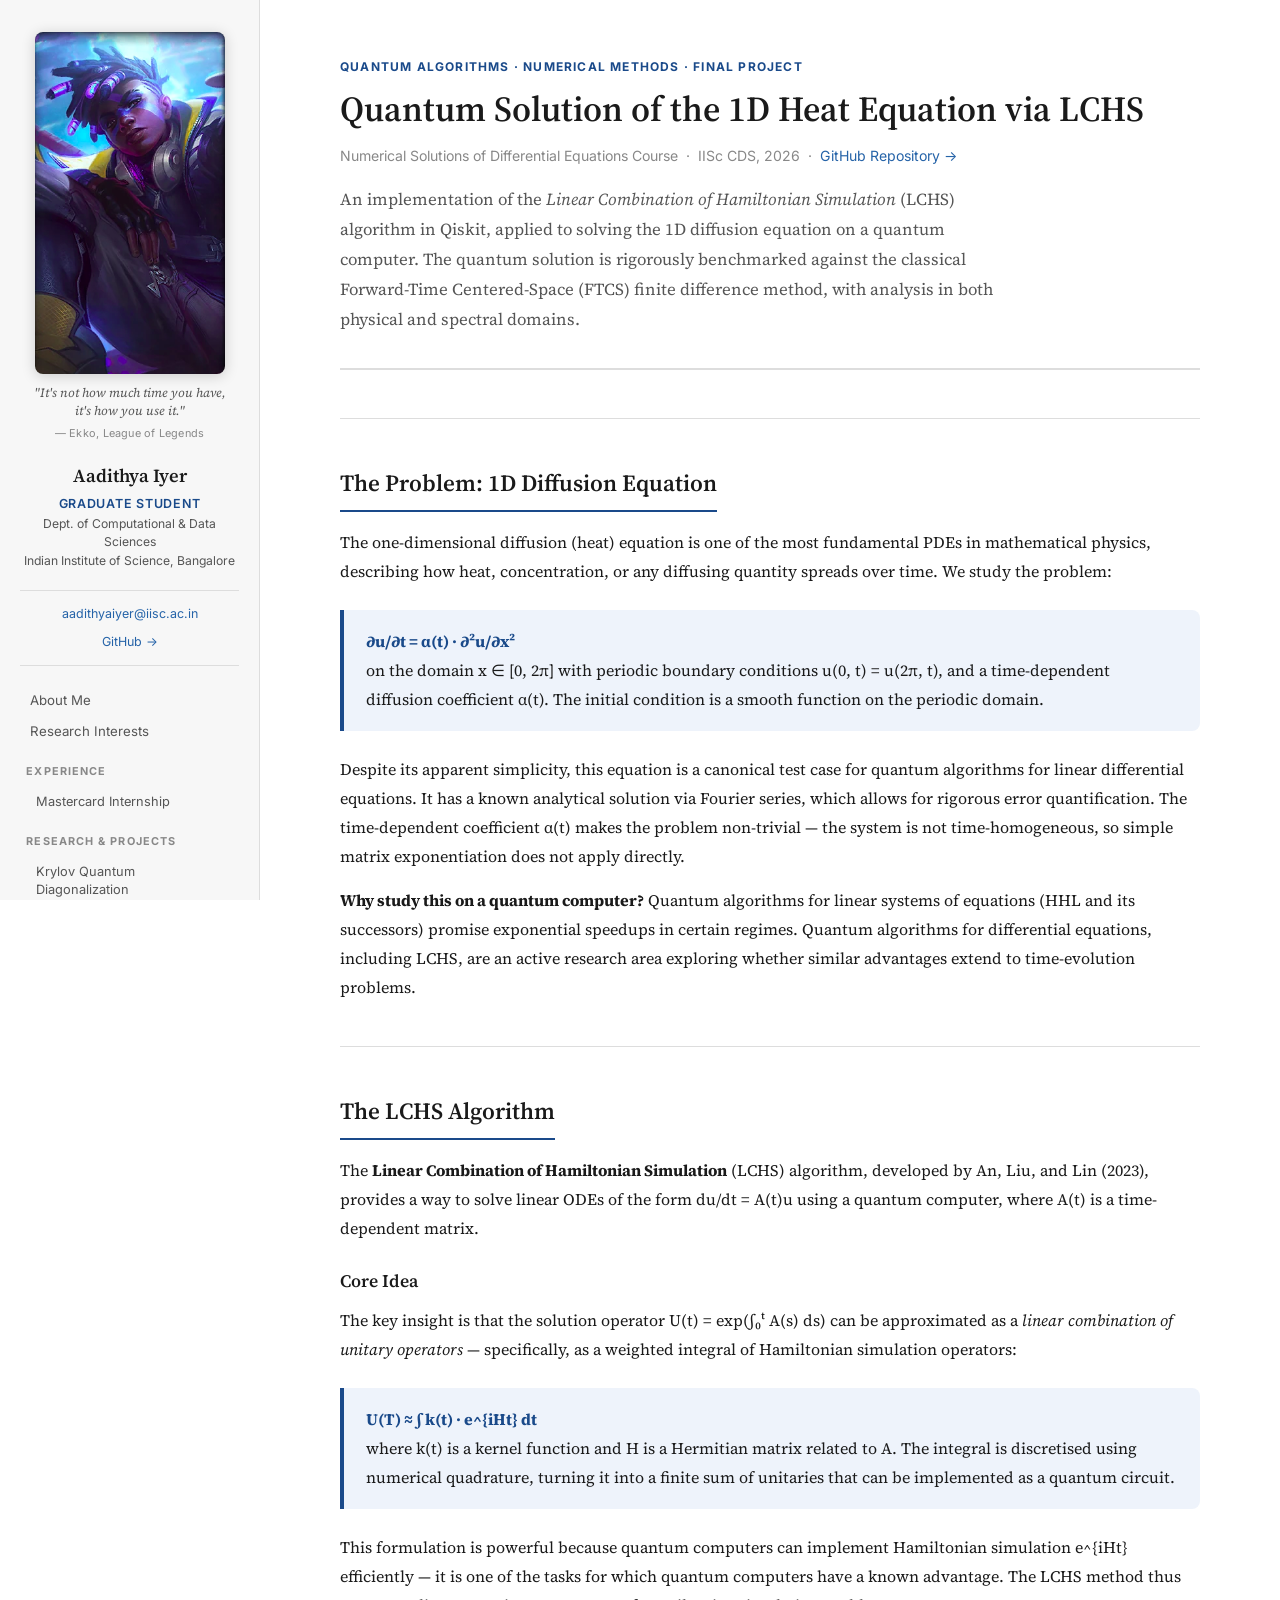
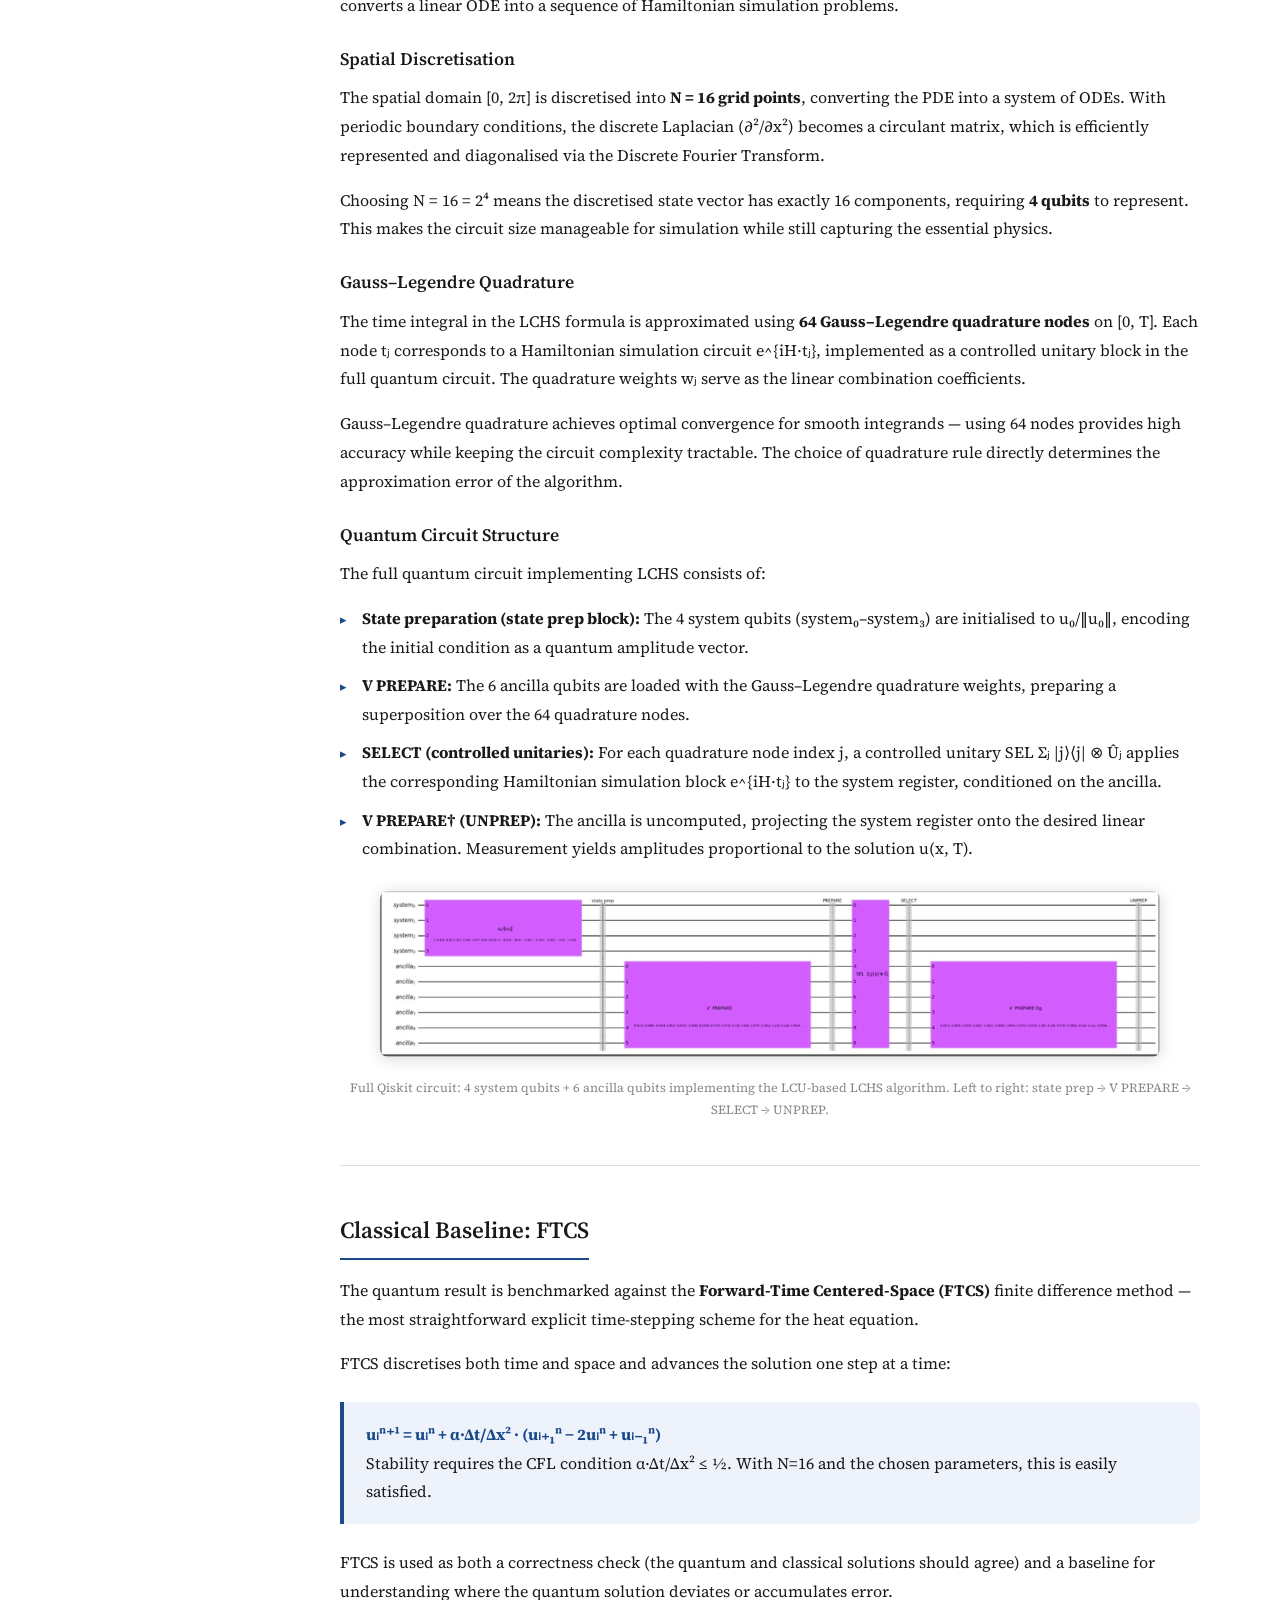
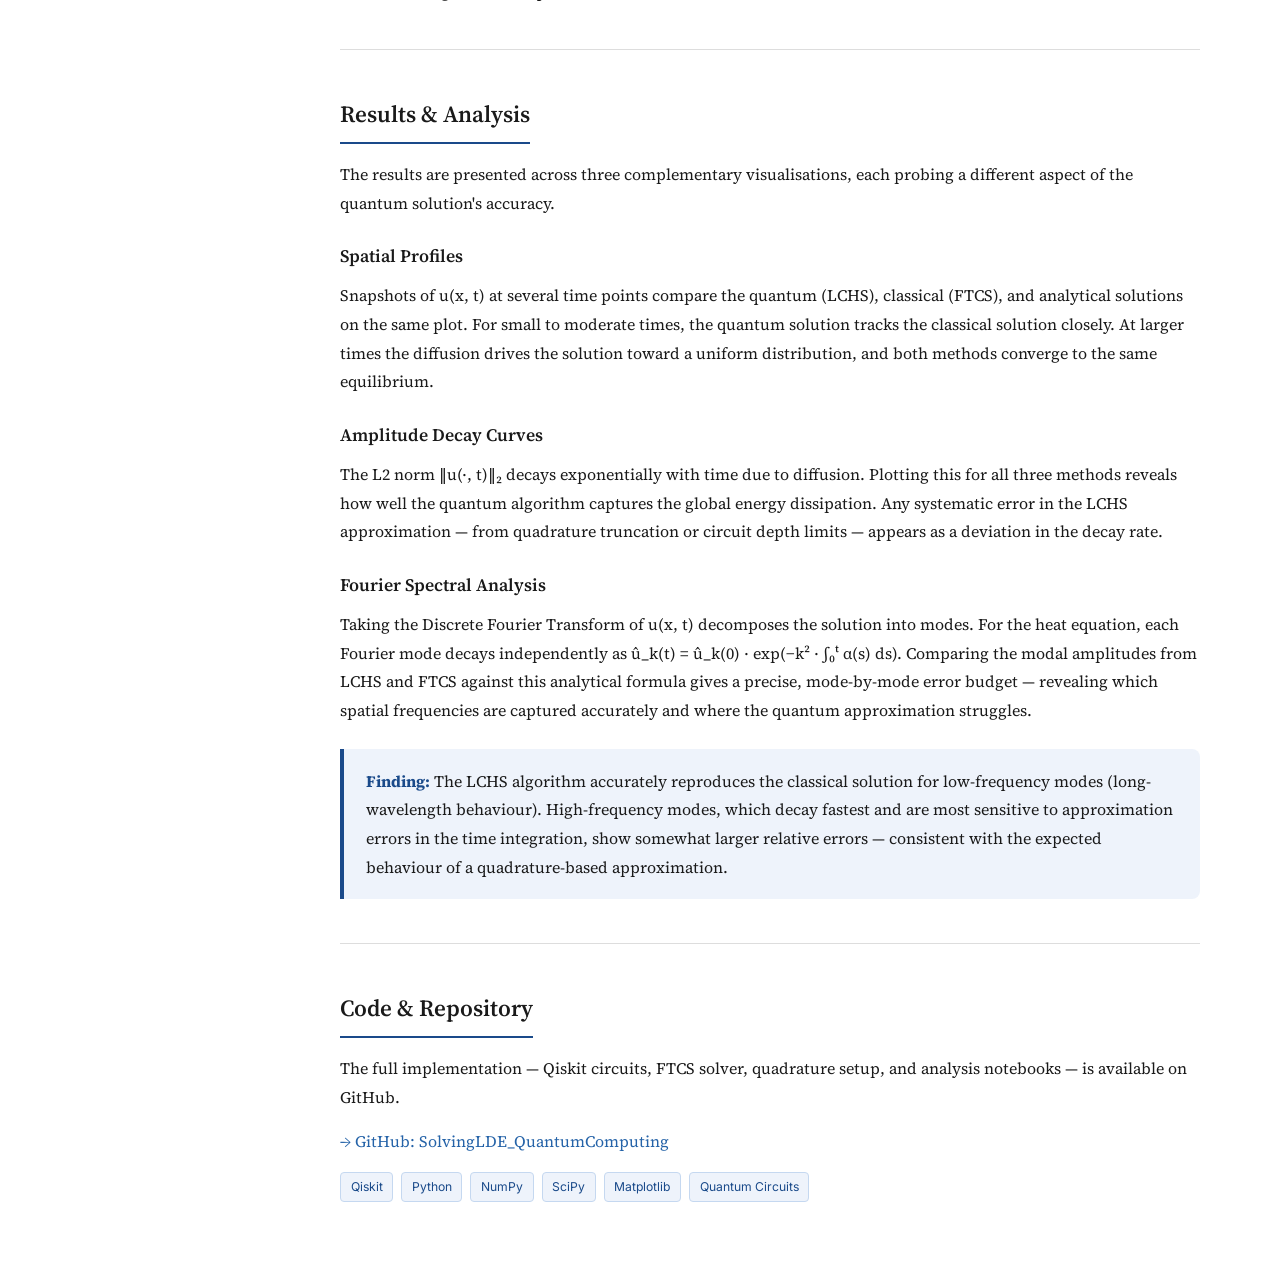
<file: lchs.html>
<!DOCTYPE html>
<html lang="en">
<head>
  <meta charset="UTF-8" />
  <meta name="viewport" content="width=device-width, initial-scale=1.0" />
  <title>Quantum Heat Equation (LCHS) · Aadithya Iyer</title>
  <link rel="stylesheet" href="styles.v2.css" />
  <link rel="preconnect" href="https://fonts.googleapis.com" />
  <link href="https://fonts.googleapis.com/css2?family=Source+Serif+4:ital,wght@0,300;0,400;0,600;1,400&family=Inter:wght@400;500;600;700&display=swap" rel="stylesheet" />
</head>
<body data-page="lchs">
<div class="page-wrapper">
  <aside class="sidebar"></aside>
  <main class="content">

    <div class="page-hero">
      <span class="hero-tag">Quantum Algorithms · Numerical Methods · Final Project</span>
      <h1>Quantum Solution of the 1D Heat Equation via LCHS</h1>
      <p class="hero-sub">Numerical Solutions of Differential Equations Course &nbsp;·&nbsp; IISc CDS, 2026 &nbsp;·&nbsp;
        <a href="https://github.com/ExusBurn/SolvingLDE_QuantumComputing" target="_blank" rel="noopener">GitHub Repository →</a>
      </p>
      <p>
        An implementation of the <em>Linear Combination of Hamiltonian Simulation</em> (LCHS) algorithm
        in Qiskit, applied to solving the 1D diffusion equation on a quantum computer. The quantum
        solution is rigorously benchmarked against the classical Forward-Time Centered-Space (FTCS)
        finite difference method, with analysis in both physical and spectral domains.
      </p>
    </div>

    <hr />

    <section id="problem">
      <h2>The Problem: 1D Diffusion Equation</h2>
      <p>
        The one-dimensional diffusion (heat) equation is one of the most fundamental PDEs in
        mathematical physics, describing how heat, concentration, or any diffusing quantity spreads
        over time. We study the problem:
      </p>
      <div class="callout">
        <p><strong>∂u/∂t = α(t) · ∂²u/∂x²</strong></p>
        <p>
          on the domain x ∈ [0, 2π] with periodic boundary conditions u(0, t) = u(2π, t),
          and a time-dependent diffusion coefficient α(t). The initial condition is a smooth
          function on the periodic domain.
        </p>
      </div>
      <p>
        Despite its apparent simplicity, this equation is a canonical test case for quantum algorithms
        for linear differential equations. It has a known analytical solution via Fourier series,
        which allows for rigorous error quantification. The time-dependent coefficient α(t) makes
        the problem non-trivial — the system is not time-homogeneous, so simple matrix exponentiation
        does not apply directly.
      </p>
      <p>
        <strong>Why study this on a quantum computer?</strong> Quantum algorithms for linear systems
        of equations (HHL and its successors) promise exponential speedups in certain regimes.
        Quantum algorithms for differential equations, including LCHS, are an active research area
        exploring whether similar advantages extend to time-evolution problems.
      </p>
    </section>

    <hr />

    <section id="lchs">
      <h2>The LCHS Algorithm</h2>
      <p>
        The <strong>Linear Combination of Hamiltonian Simulation</strong> (LCHS) algorithm, developed
        by An, Liu, and Lin (2023), provides a way to solve linear ODEs of the form
        du/dt = A(t)u using a quantum computer, where A(t) is a time-dependent matrix.
      </p>

      <h3>Core Idea</h3>
      <p>
        The key insight is that the solution operator U(t) = exp(∫₀ᵗ A(s) ds) can be approximated
        as a <em>linear combination of unitary operators</em> — specifically, as a weighted integral
        of Hamiltonian simulation operators:
      </p>
      <div class="callout">
        <p>
          <strong>U(T) ≈ ∫ k(t) · e^{iHt} dt</strong>
        </p>
        <p>
          where k(t) is a kernel function and H is a Hermitian matrix related to A.
          The integral is discretised using numerical quadrature, turning it into a
          finite sum of unitaries that can be implemented as a quantum circuit.
        </p>
      </div>
      <p>
        This formulation is powerful because quantum computers can implement Hamiltonian simulation
        e^{iHt} efficiently — it is one of the tasks for which quantum computers have a known
        advantage. The LCHS method thus converts a linear ODE into a sequence of Hamiltonian
        simulation problems.
      </p>

      <h3>Spatial Discretisation</h3>
      <p>
        The spatial domain [0, 2π] is discretised into <strong>N = 16 grid points</strong>,
        converting the PDE into a system of ODEs. With periodic boundary conditions, the discrete
        Laplacian (∂²/∂x²) becomes a circulant matrix, which is efficiently represented and
        diagonalised via the Discrete Fourier Transform.
      </p>
      <p>
        Choosing N = 16 = 2⁴ means the discretised state vector has exactly 16 components,
        requiring <strong>4 qubits</strong> to represent. This makes the circuit size manageable
        for simulation while still capturing the essential physics.
      </p>

      <h3>Gauss–Legendre Quadrature</h3>
      <p>
        The time integral in the LCHS formula is approximated using
        <strong>64 Gauss–Legendre quadrature nodes</strong> on [0, T]. Each node tⱼ corresponds
        to a Hamiltonian simulation circuit e^{iH·tⱼ}, implemented as a controlled unitary block
        in the full quantum circuit. The quadrature weights wⱼ serve as the linear combination
        coefficients.
      </p>
      <p>
        Gauss–Legendre quadrature achieves optimal convergence for smooth integrands — using
        64 nodes provides high accuracy while keeping the circuit complexity tractable. The choice
        of quadrature rule directly determines the approximation error of the algorithm.
      </p>

      <h3>Quantum Circuit Structure</h3>
      <p>
        The full quantum circuit implementing LCHS consists of:
      </p>
      <ul class="prose-list">
        <li>
          <strong>State preparation (state prep block):</strong> The 4 system qubits (system₀–system₃)
          are initialised to u₀/‖u₀‖, encoding the initial condition as a quantum amplitude vector.
        </li>
        <li>
          <strong>V PREPARE:</strong> The 6 ancilla qubits are loaded with the Gauss–Legendre quadrature
          weights, preparing a superposition over the 64 quadrature nodes.
        </li>
        <li>
          <strong>SELECT (controlled unitaries):</strong> For each quadrature node index j, a
          controlled unitary SEL Σⱼ |j⟩⟨j| ⊗ Ûⱼ applies the corresponding Hamiltonian simulation
          block e^{iH·tⱼ} to the system register, conditioned on the ancilla.
        </li>
        <li>
          <strong>V PREPARE† (UNPREP):</strong> The ancilla is uncomputed, projecting the system
          register onto the desired linear combination. Measurement yields amplitudes proportional
          to the solution u(x, T).
        </li>
      </ul>

      <div style="margin: 1.75rem 0; text-align:center;">
        <img src="lchs_lcu.png" alt="LCHS quantum circuit — LCU framework in Qiskit" style="width:100%; max-width:780px; border-radius:8px; box-shadow:0 2px 16px rgba(0,0,0,0.15);" />
        <p style="font-size:0.78rem; color:#888; margin-top:0.6rem;">
          Full Qiskit circuit: 4 system qubits + 6 ancilla qubits implementing the LCU-based LCHS
          algorithm. Left to right: state prep → V PREPARE → SELECT → UNPREP.
        </p>
      </div>
    </section>

    <hr />

    <section id="classical">
      <h2>Classical Baseline: FTCS</h2>
      <p>
        The quantum result is benchmarked against the <strong>Forward-Time Centered-Space (FTCS)</strong>
        finite difference method — the most straightforward explicit time-stepping scheme for the
        heat equation.
      </p>
      <p>
        FTCS discretises both time and space and advances the solution one step at a time:
      </p>
      <div class="callout">
        <p><strong>uᵢⁿ⁺¹ = uᵢⁿ + α·Δt/Δx² · (uᵢ₊₁ⁿ − 2uᵢⁿ + uᵢ₋₁ⁿ)</strong></p>
        <p>Stability requires the CFL condition α·Δt/Δx² ≤ ½. With N=16 and the chosen parameters,
        this is easily satisfied.</p>
      </div>
      <p>
        FTCS is used as both a correctness check (the quantum and classical solutions should agree)
        and a baseline for understanding where the quantum solution deviates or accumulates error.
      </p>
    </section>

    <hr />

    <section id="results">
      <h2>Results &amp; Analysis</h2>
      <p>
        The results are presented across three complementary visualisations, each probing a
        different aspect of the quantum solution's accuracy.
      </p>

      <h3>Spatial Profiles</h3>
      <p>
        Snapshots of u(x, t) at several time points compare the quantum (LCHS), classical (FTCS),
        and analytical solutions on the same plot. For small to moderate times, the quantum solution
        tracks the classical solution closely. At larger times the diffusion drives the solution
        toward a uniform distribution, and both methods converge to the same equilibrium.
      </p>

      <h3>Amplitude Decay Curves</h3>
      <p>
        The L2 norm ‖u(·, t)‖₂ decays exponentially with time due to diffusion. Plotting this
        for all three methods reveals how well the quantum algorithm captures the global energy
        dissipation. Any systematic error in the LCHS approximation — from quadrature truncation
        or circuit depth limits — appears as a deviation in the decay rate.
      </p>

      <h3>Fourier Spectral Analysis</h3>
      <p>
        Taking the Discrete Fourier Transform of u(x, t) decomposes the solution into modes.
        For the heat equation, each Fourier mode decays independently as
        û_k(t) = û_k(0) · exp(−k² · ∫₀ᵗ α(s) ds).
        Comparing the modal amplitudes from LCHS and FTCS against this analytical formula gives
        a precise, mode-by-mode error budget — revealing which spatial frequencies are captured
        accurately and where the quantum approximation struggles.
      </p>

      <div class="callout">
        <p>
          <strong>Finding:</strong> The LCHS algorithm accurately reproduces the classical solution
          for low-frequency modes (long-wavelength behaviour). High-frequency modes, which decay
          fastest and are most sensitive to approximation errors in the time integration,
          show somewhat larger relative errors — consistent with the expected behaviour of
          a quadrature-based approximation.
        </p>
      </div>
    </section>

    <hr />

    <section id="links">
      <h2>Code &amp; Repository</h2>
      <p>
        The full implementation — Qiskit circuits, FTCS solver, quadrature setup, and analysis
        notebooks — is available on GitHub.
      </p>
      <p>
        <a href="https://github.com/ExusBurn/SolvingLDE_QuantumComputing" target="_blank" rel="noopener">
          → GitHub: SolvingLDE_QuantumComputing
        </a>
      </p>
      <div class="tech-tags">
        <span>Qiskit</span><span>Python</span><span>NumPy</span>
        <span>SciPy</span><span>Matplotlib</span><span>Quantum Circuits</span>
      </div>
    </section>

  </main>
</div>
<script src="nav.js"></script>
</body>
</html>
</file>
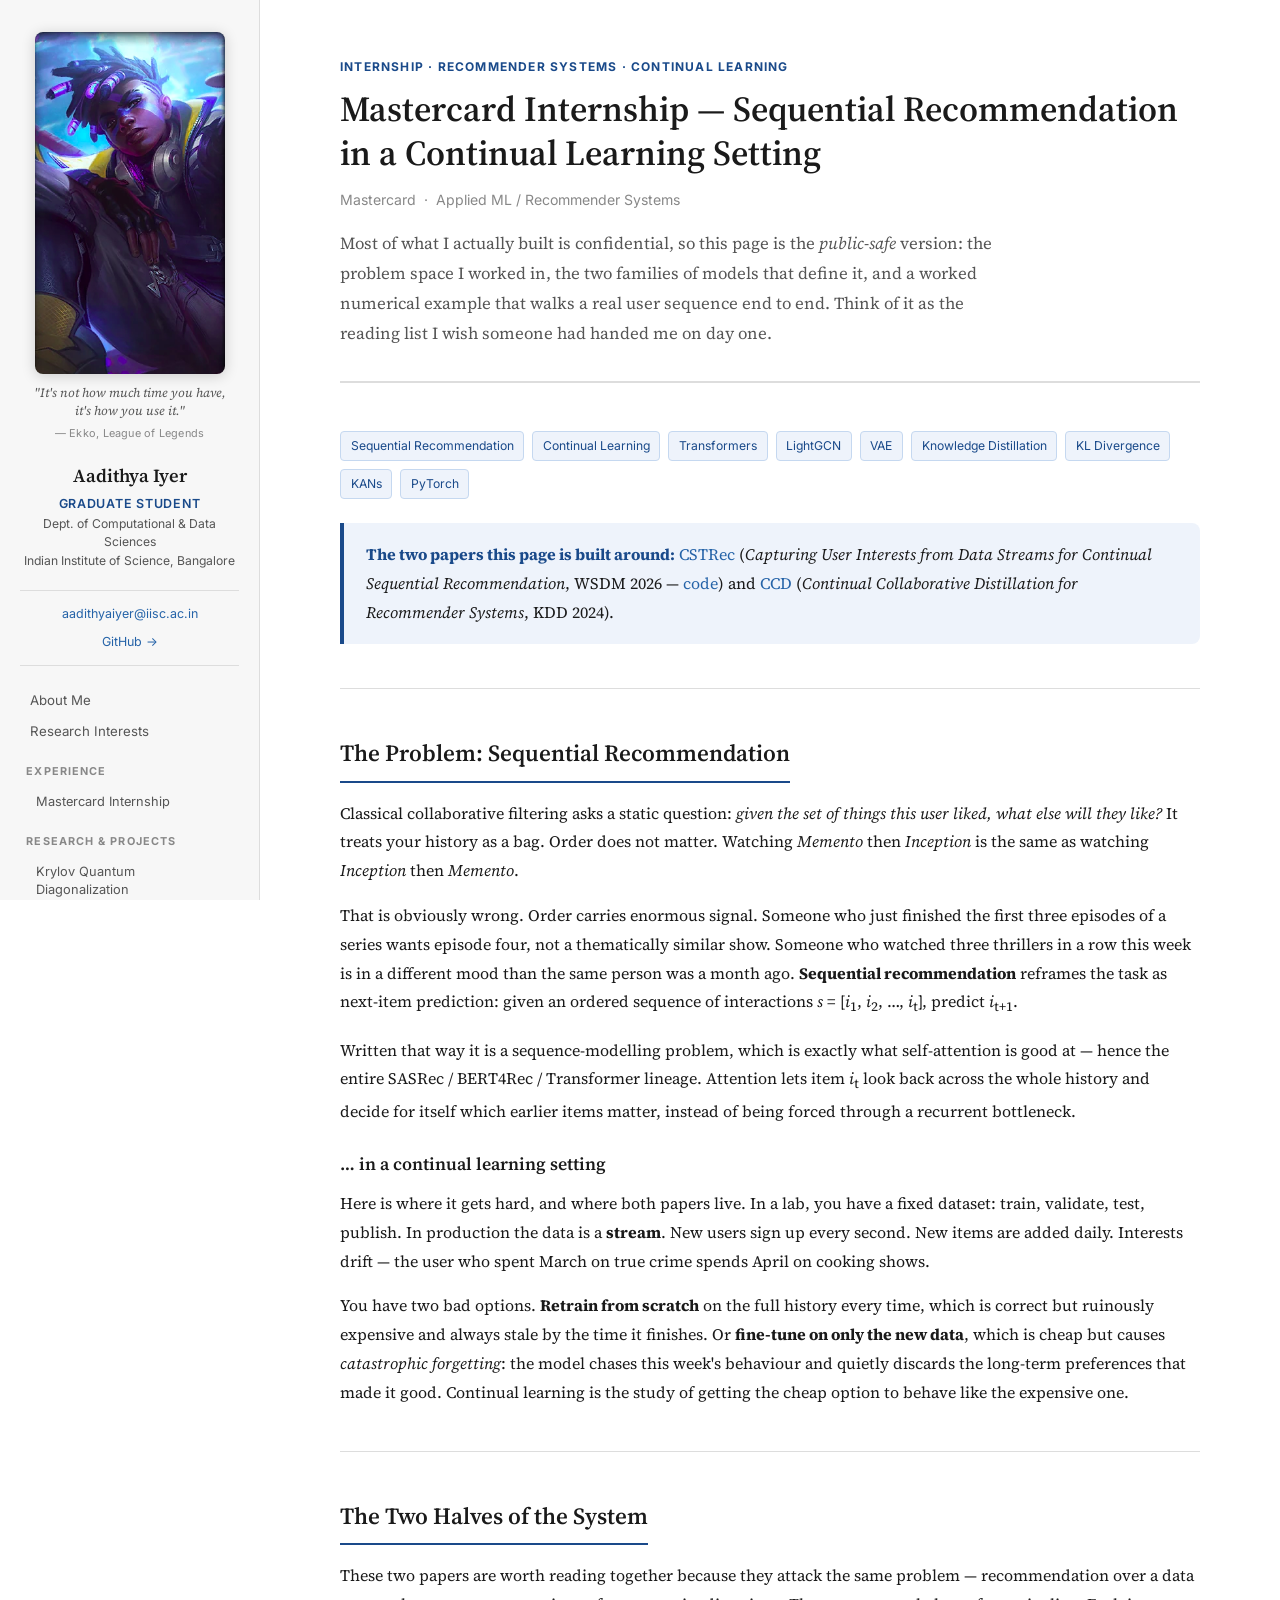
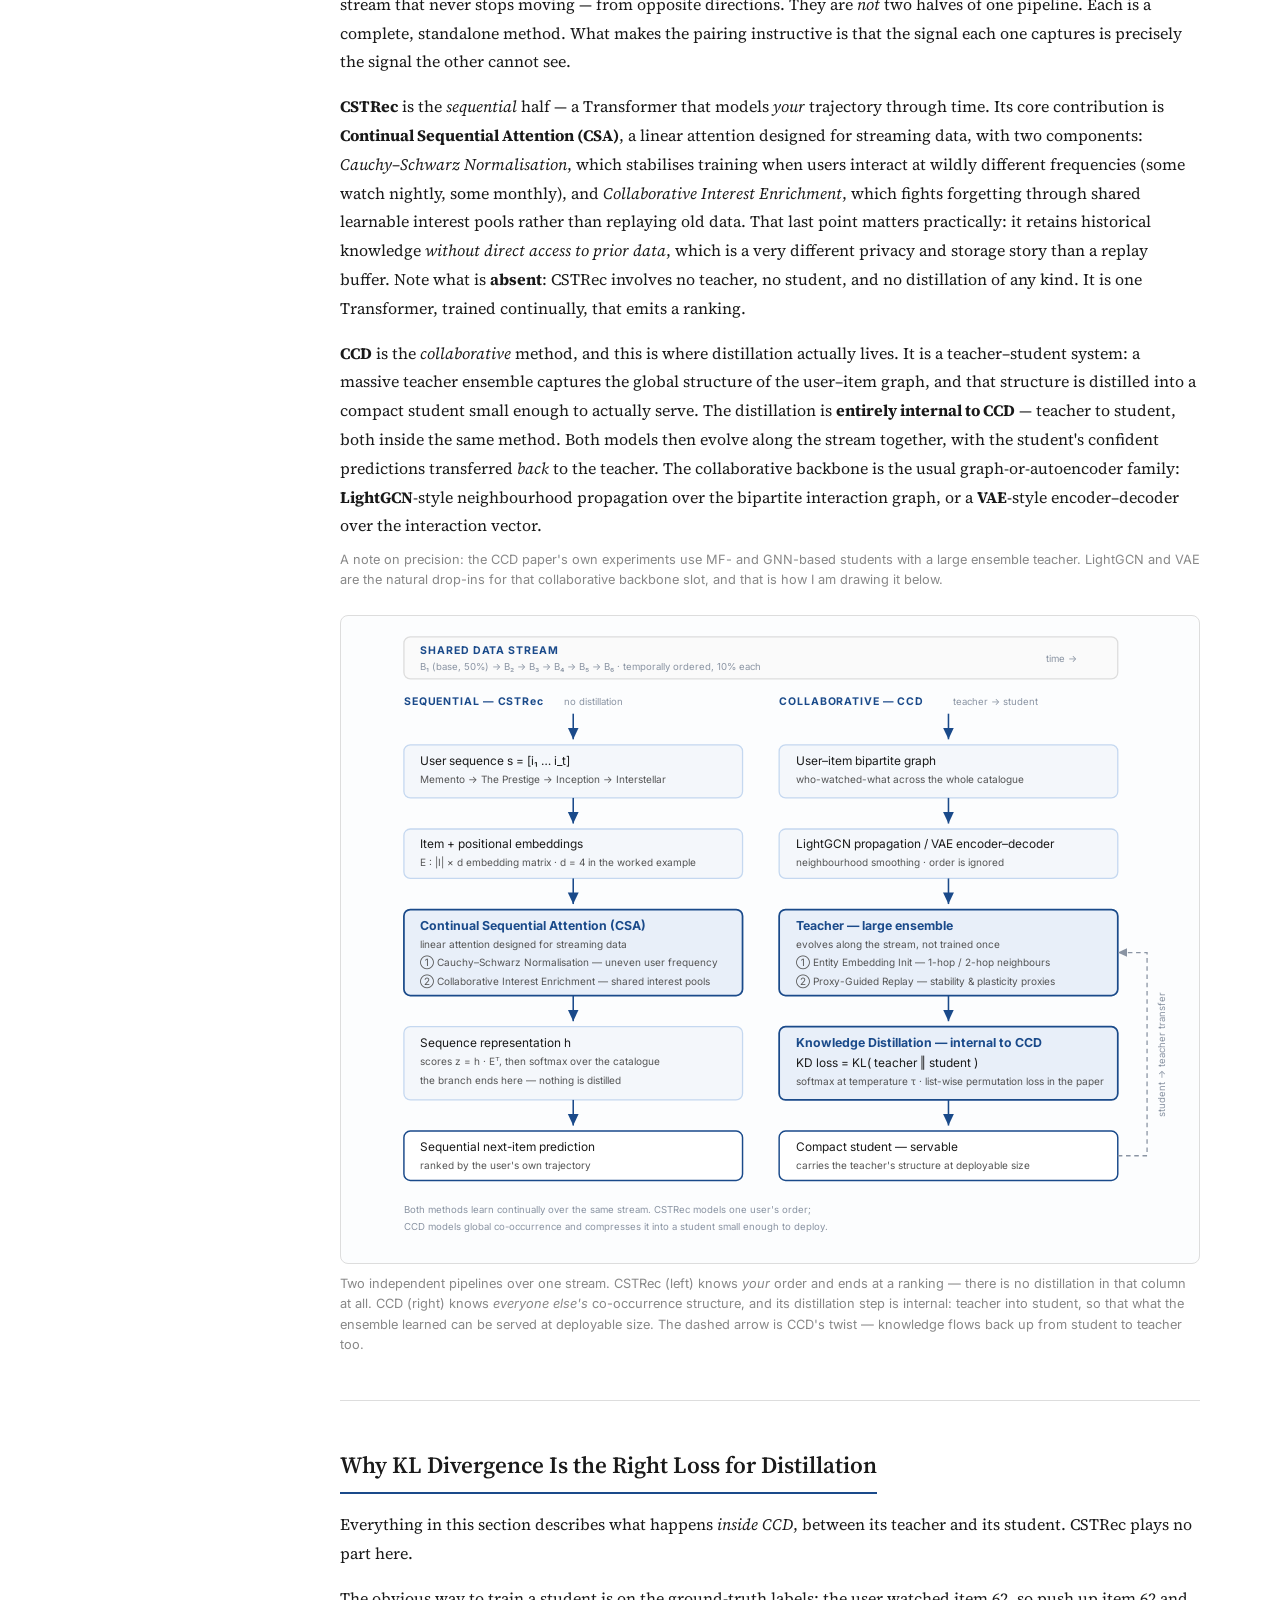
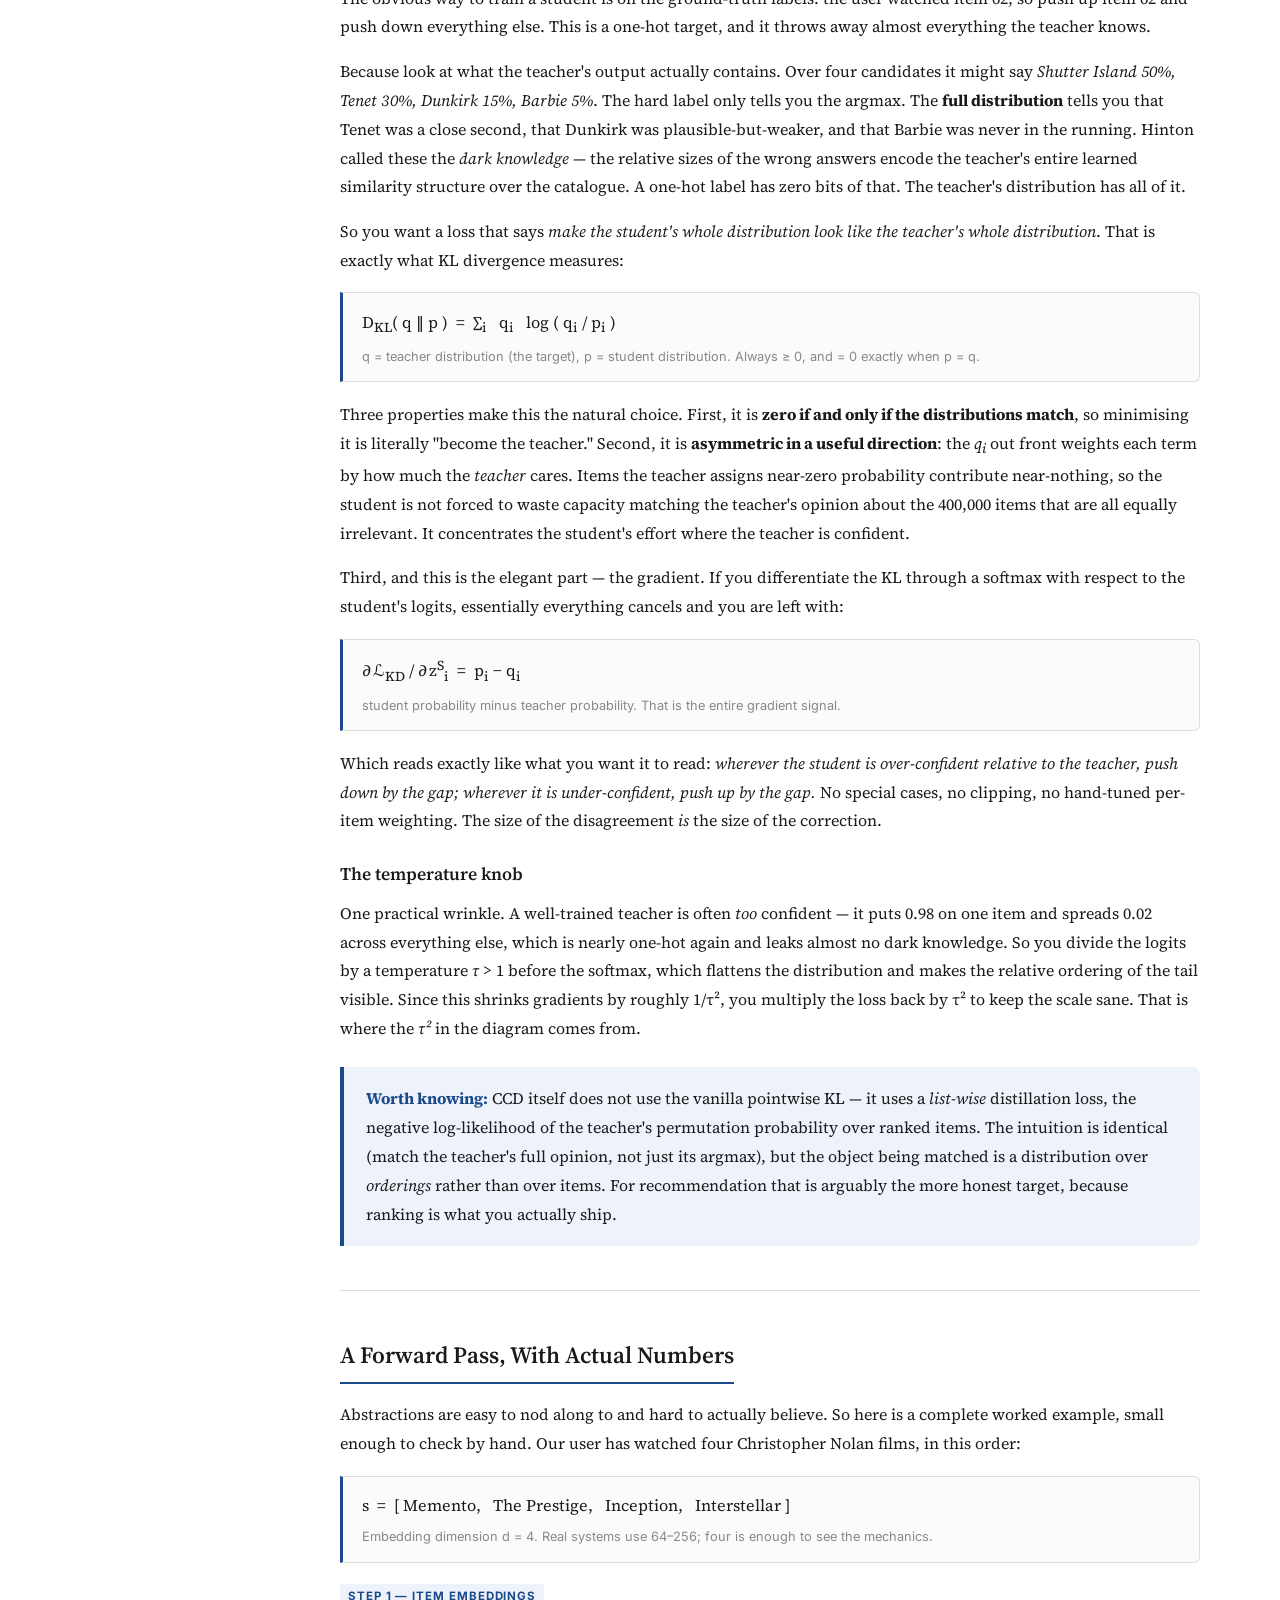
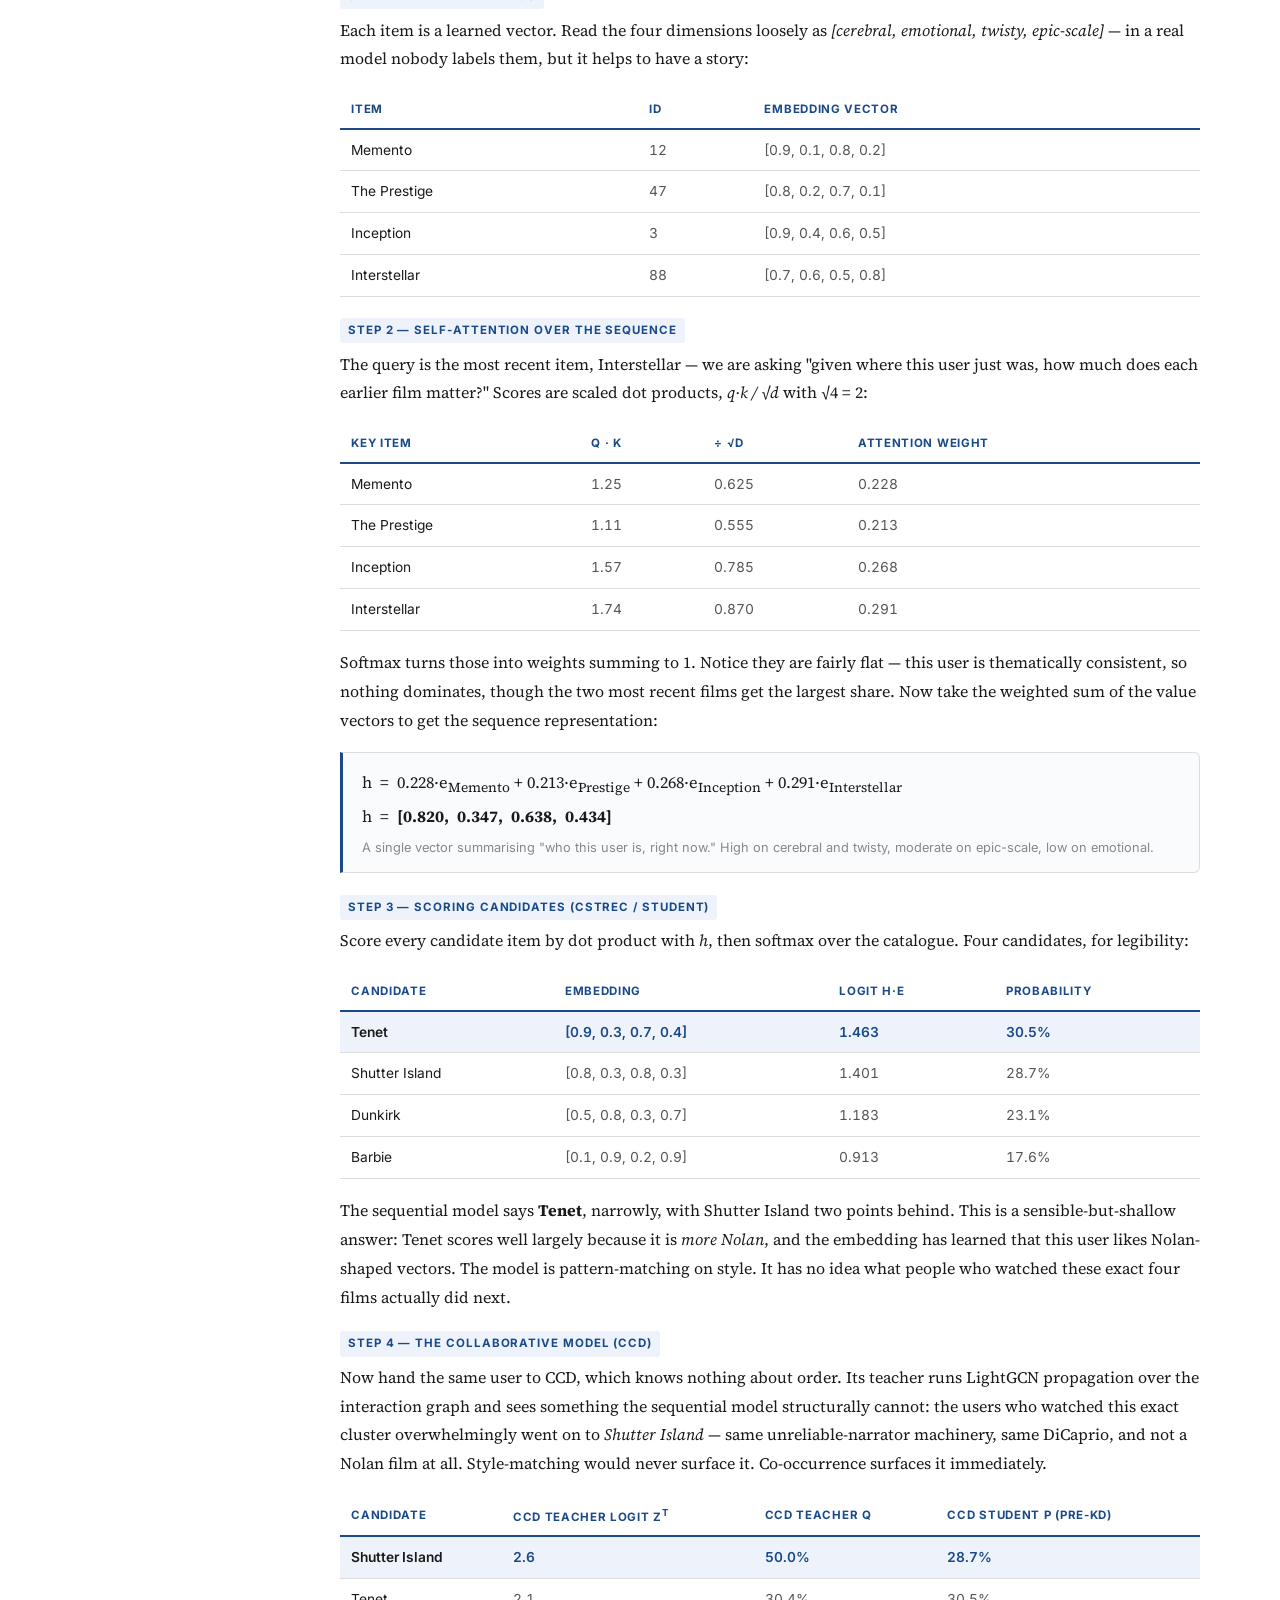
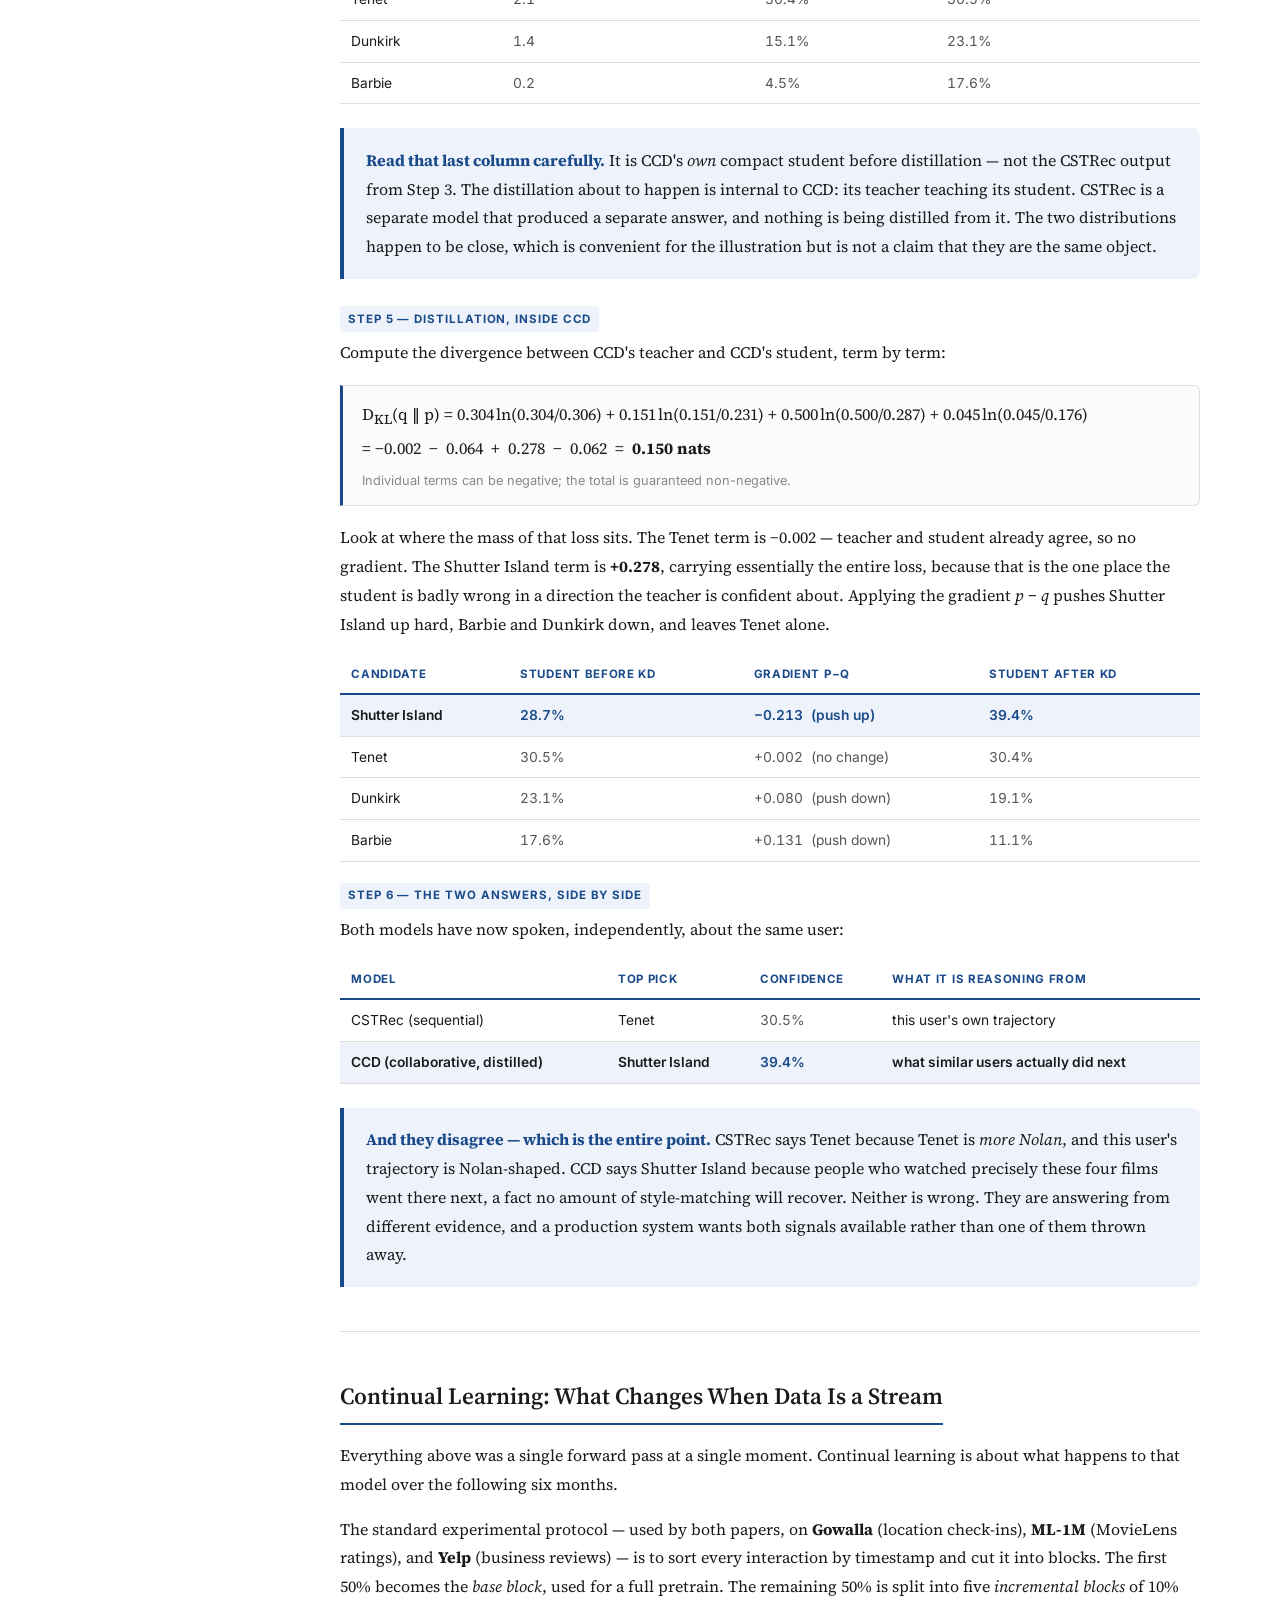
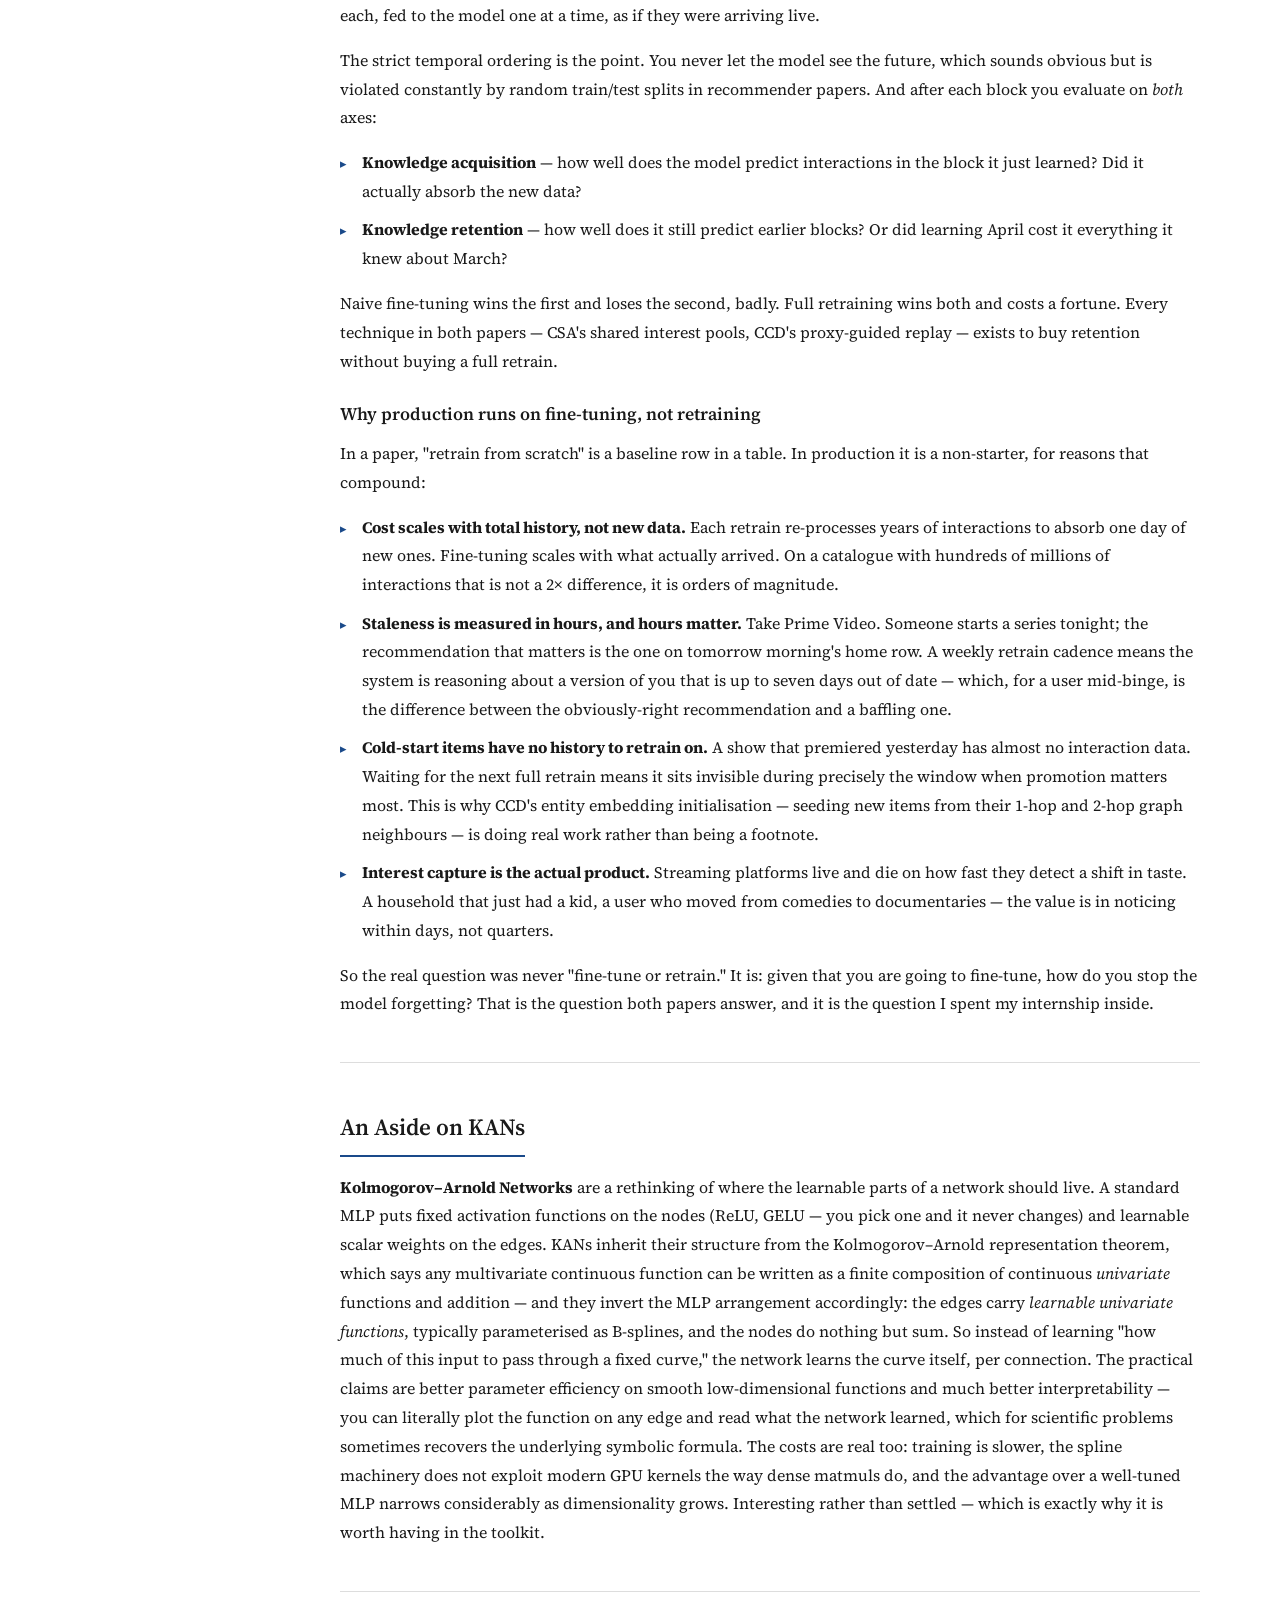
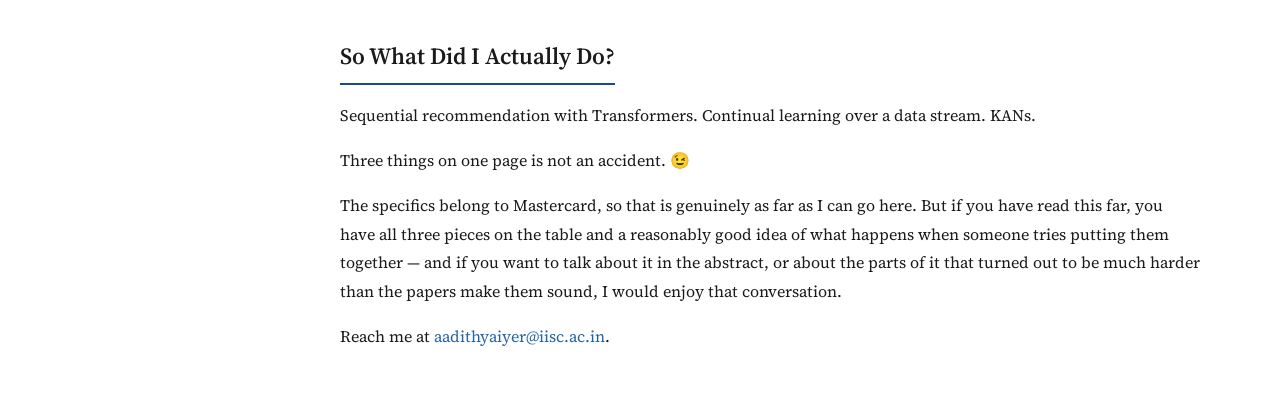
<file: mastercard.html>
<!DOCTYPE html>
<html lang="en">
<head>
  <meta charset="UTF-8" />
  <meta name="viewport" content="width=device-width, initial-scale=1.0" />
  <title>Mastercard Internship &middot; Aadithya Iyer</title>
  <link rel="stylesheet" href="styles.v2.css" />
  <link rel="preconnect" href="https://fonts.googleapis.com" />
  <link href="https://fonts.googleapis.com/css2?family=Source+Serif+4:ital,wght@0,300;0,400;0,600;1,400&family=Inter:wght@400;500;600;700&display=swap" rel="stylesheet" />
  <style>
    /* Page-scoped extras — kept here so styles.v2.css stays untouched */
    .formula {
      font-family: 'Source Serif 4', Georgia, serif;
      font-size: 1.02rem;
      background: #fafbfd;
      border: 1px solid var(--border);
      border-left: 3px solid var(--accent);
      border-radius: 0 6px 6px 0;
      padding: 0.85rem 1.2rem;
      margin: 1.1rem 0;
      overflow-x: auto;
      line-height: 1.9;
    }
    .formula .fnote {
      display: block;
      font-family: 'Inter', system-ui, sans-serif;
      font-size: 0.8rem;
      color: var(--light);
      margin-top: 0.4rem;
      line-height: 1.6;
    }
    .num-table-wrap { overflow-x: auto; margin: 1.1rem 0; }
    table.num-table {
      border-collapse: collapse;
      width: 100%;
      min-width: 460px;
      font-family: 'Inter', system-ui, sans-serif;
      font-size: 0.86rem;
    }
    table.num-table th {
      text-align: left;
      font-weight: 700;
      font-size: 0.72rem;
      text-transform: uppercase;
      letter-spacing: 0.06em;
      color: var(--accent);
      border-bottom: 2px solid var(--accent);
      padding: 0.5rem 0.7rem;
      white-space: nowrap;
    }
    table.num-table td {
      border-bottom: 1px solid var(--border);
      padding: 0.5rem 0.7rem;
      color: var(--text);
      white-space: nowrap;
    }
    table.num-table td.num { font-variant-numeric: tabular-nums; color: var(--muted); }
    table.num-table tr.win td { background: var(--accent-bg); font-weight: 600; }
    table.num-table tr.win td.num { color: var(--accent); }
    .diagram-wrap {
      overflow-x: auto;
      margin: 1.5rem 0 0.6rem;
      border: 1px solid var(--border);
      border-radius: 8px;
      background: #fcfdfe;
      padding: 0.5rem;
    }
    .diagram-wrap svg { display: block; min-width: 700px; width: 100%; height: auto; }
    .fig-caption {
      font-family: 'Inter', system-ui, sans-serif;
      font-size: 0.8rem;
      color: var(--light);
      margin-bottom: 1.5rem;
      line-height: 1.6;
    }
    .step-label {
      font-family: 'Inter', system-ui, sans-serif;
      font-size: 0.72rem;
      font-weight: 700;
      text-transform: uppercase;
      letter-spacing: 0.08em;
      color: var(--accent);
      background: var(--accent-bg);
      border-radius: 3px;
      padding: 0.15rem 0.5rem;
      display: inline-block;
      margin-bottom: 0.4rem;
    }
  </style>
</head>
<body data-page="mastercard">
<div class="page-wrapper">
  <aside class="sidebar"></aside>
  <main class="content">

    <div class="page-hero">
      <span class="hero-tag">Internship &middot; Recommender Systems &middot; Continual Learning</span>
      <h1>Mastercard Internship &mdash; Sequential Recommendation in a Continual Learning Setting</h1>
      <p class="hero-sub">Mastercard &nbsp;&middot;&nbsp; Applied ML / Recommender Systems</p>
      <p>
        Most of what I actually built is confidential, so this page is the <em>public-safe</em> version:
        the problem space I worked in, the two families of models that define it, and a worked
        numerical example that walks a real user sequence end to end. Think of it as the reading list
        I wish someone had handed me on day one.
      </p>
    </div>

    <div class="tech-tags">
      <span>Sequential Recommendation</span>
      <span>Continual Learning</span>
      <span>Transformers</span>
      <span>LightGCN</span>
      <span>VAE</span>
      <span>Knowledge Distillation</span>
      <span>KL Divergence</span>
      <span>KANs</span>
      <span>PyTorch</span>
    </div>

    <div class="callout">
      <p>
        <strong>The two papers this page is built around:</strong>
        <a href="https://arxiv.org/abs/2506.07466" target="_blank" rel="noopener">CSTRec</a>
        (<em>Capturing User Interests from Data Streams for Continual Sequential Recommendation</em>, WSDM 2026 &mdash;
        <a href="https://github.com/Gyu-Seok0/CSTRec_WSDM26" target="_blank" rel="noopener">code</a>)
        and <a href="https://arxiv.org/abs/2405.19046" target="_blank" rel="noopener">CCD</a>
        (<em>Continual Collaborative Distillation for Recommender Systems</em>, KDD 2024).
      </p>
    </div>

    <hr />

    <section id="problem">
      <h2>The Problem: Sequential Recommendation</h2>
      <p>
        Classical collaborative filtering asks a static question: <em>given the set of things this user
        liked, what else will they like?</em> It treats your history as a bag. Order does not matter.
        Watching <em>Memento</em> then <em>Inception</em> is the same as watching <em>Inception</em>
        then <em>Memento</em>.
      </p>
      <p>
        That is obviously wrong. Order carries enormous signal. Someone who just finished the first
        three episodes of a series wants episode four, not a thematically similar show. Someone who
        watched three thrillers in a row this week is in a different mood than the same person was a
        month ago. <strong>Sequential recommendation</strong> reframes the task as next-item prediction:
        given an ordered sequence of interactions
        <em>s</em> = [<em>i</em><sub>1</sub>, <em>i</em><sub>2</sub>, &hellip;, <em>i</em><sub>t</sub>],
        predict <em>i</em><sub>t+1</sub>.
      </p>
      <p>
        Written that way it is a sequence-modelling problem, which is exactly what self-attention is
        good at &mdash; hence the entire SASRec / BERT4Rec / Transformer lineage. Attention lets item
        <em>i</em><sub>t</sub> look back across the whole history and decide for itself which earlier
        items matter, instead of being forced through a recurrent bottleneck.
      </p>

      <h3>&hellip; in a continual learning setting</h3>
      <p>
        Here is where it gets hard, and where both papers live. In a lab, you have a fixed dataset:
        train, validate, test, publish. In production the data is a <strong>stream</strong>. New users
        sign up every second. New items are added daily. Interests drift &mdash; the user who spent
        March on true crime spends April on cooking shows.
      </p>
      <p>
        You have two bad options. <strong>Retrain from scratch</strong> on the full history every time,
        which is correct but ruinously expensive and always stale by the time it finishes. Or
        <strong>fine-tune on only the new data</strong>, which is cheap but causes
        <em>catastrophic forgetting</em>: the model chases this week's behaviour and quietly discards
        the long-term preferences that made it good. Continual learning is the study of getting the
        cheap option to behave like the expensive one.
      </p>
    </section>

    <hr />

    <section id="architecture">
      <h2>The Two Halves of the System</h2>
      <p>
        These two papers are worth reading together because they attack the same problem &mdash;
        recommendation over a data stream that never stops moving &mdash; from opposite directions.
        They are <em>not</em> two halves of one pipeline. Each is a complete, standalone method.
        What makes the pairing instructive is that the signal each one captures is precisely the
        signal the other cannot see.
      </p>
      <p>
        <strong>CSTRec</strong> is the <em>sequential</em> half &mdash; a Transformer that models
        <em>your</em> trajectory through time. Its core contribution is <strong>Continual Sequential
        Attention (CSA)</strong>, a linear attention designed for streaming data, with two components:
        <em>Cauchy&ndash;Schwarz Normalisation</em>, which stabilises training when users interact at
        wildly different frequencies (some watch nightly, some monthly), and <em>Collaborative Interest
        Enrichment</em>, which fights forgetting through shared learnable interest pools rather than
        replaying old data. That last point matters practically: it retains historical knowledge
        <em>without direct access to prior data</em>, which is a very different privacy and storage
        story than a replay buffer. Note what is <strong>absent</strong>: CSTRec involves no teacher,
        no student, and no distillation of any kind. It is one Transformer, trained continually, that
        emits a ranking.
      </p>
      <p>
        <strong>CCD</strong> is the <em>collaborative</em> method, and this is where distillation
        actually lives. It is a teacher&ndash;student system: a massive teacher ensemble captures the
        global structure of the user&ndash;item graph, and that structure is distilled into a compact
        student small enough to actually serve. The distillation is <strong>entirely internal to
        CCD</strong> &mdash; teacher to student, both inside the same method. Both models then evolve
        along the stream together, with the student's confident predictions transferred <em>back</em>
        to the teacher. The collaborative backbone is the usual graph-or-autoencoder family:
        <strong>LightGCN</strong>-style neighbourhood propagation over the bipartite interaction
        graph, or a <strong>VAE</strong>-style encoder&ndash;decoder over the interaction vector.
      </p>
      <p class="fig-caption" style="margin-top:-0.4rem;">
        A note on precision: the CCD paper's own experiments use MF- and GNN-based students with a
        large ensemble teacher. LightGCN and VAE are the natural drop-ins for that collaborative
        backbone slot, and that is how I am drawing it below.
      </p>

      <div class="diagram-wrap">
        <svg viewBox="0 0 920 690" xmlns="http://www.w3.org/2000/svg" role="img"
             aria-label="Two parallel continual-learning pipelines. Left: CSTRec, a sequential Transformer producing a next-item prediction with no distillation. Right: CCD, a collaborative teacher distilled into a compact student.">
          <defs>
            <marker id="ar" markerWidth="10" markerHeight="10" refX="7.5" refY="3.5" orient="auto">
              <path d="M0,0 L7.5,3.5 L0,7 z" fill="#1a4a8a"/>
            </marker>
            <marker id="arg" markerWidth="10" markerHeight="10" refX="7.5" refY="3.5" orient="auto">
              <path d="M0,0 L7.5,3.5 L0,7 z" fill="#8a94a3"/>
            </marker>
          </defs>
          <style>
            .bx  { fill:#f4f7fb; stroke:#c5d8f0; stroke-width:1.4; rx:7; }
            .bxa { fill:#e8eff9; stroke:#1a4a8a; stroke-width:1.9; rx:7; }
            .bxo { fill:#fff; stroke:#1a4a8a; stroke-width:1.6; rx:7; stroke-dasharray:0; }
            .bxg { fill:#fafafa; stroke:#ddd; stroke-width:1.4; rx:7; }
            .t   { font-family:Inter,system-ui,sans-serif; font-size:13px; fill:#1a1a1a; }
            .tb  { font-family:Inter,system-ui,sans-serif; font-size:13.5px; font-weight:700; fill:#1a4a8a; }
            .ts  { font-family:Inter,system-ui,sans-serif; font-size:11px; fill:#555; }
            .th  { font-family:Inter,system-ui,sans-serif; font-size:11.5px; font-weight:700;
                   letter-spacing:0.085em; fill:#1a4a8a; }
            .tg  { font-family:Inter,system-ui,sans-serif; font-size:10.5px; fill:#8a94a3; }
            .ln  { stroke:#1a4a8a; stroke-width:1.7; fill:none; marker-end:url(#ar); }
            .lng { stroke:#8a94a3; stroke-width:1.4; fill:none; stroke-dasharray:5 4; marker-end:url(#arg); }
          </style>

          <!-- shared data stream -->
          <rect class="bxg" x="60" y="14" width="780" height="46"/>
          <text class="th" x="78" y="33">SHARED DATA STREAM</text>
          <text class="tg" x="78" y="50">B₁ (base, 50%) → B₂ → B₃ → B₄ → B₅ → B₆   ·   temporally ordered, 10% each</text>
          <text class="tg" x="762" y="41">time →</text>

          <!-- column headers -->
          <text class="th" x="60"  y="88">SEQUENTIAL — CSTRec</text>
          <text class="tg" x="235" y="88">no distillation</text>
          <text class="th" x="470" y="88">COLLABORATIVE — CCD</text>
          <text class="tg" x="660" y="88">teacher → student</text>

          <line class="ln" x1="245" y1="98" x2="245" y2="126"/>
          <line class="ln" x1="655" y1="98" x2="655" y2="126"/>

          <!-- ── row 1 ── -->
          <rect class="bx" x="60" y="132" width="370" height="58"/>
          <text class="t"  x="78" y="154">User sequence  s = [i₁ … i_t]</text>
          <text class="ts" x="78" y="174">Memento → The Prestige → Inception → Interstellar</text>

          <rect class="bx" x="470" y="132" width="370" height="58"/>
          <text class="t"  x="488" y="154">User–item bipartite graph</text>
          <text class="ts" x="488" y="174">who-watched-what across the whole catalogue</text>

          <line class="ln" x1="245" y1="190" x2="245" y2="218"/>
          <line class="ln" x1="655" y1="190" x2="655" y2="218"/>

          <!-- ── row 2 ── -->
          <rect class="bx" x="60" y="224" width="370" height="54"/>
          <text class="t"  x="78" y="245">Item + positional embeddings</text>
          <text class="ts" x="78" y="264">E : |I| × d embedding matrix   ·   d = 4 in the worked example</text>

          <rect class="bx" x="470" y="224" width="370" height="54"/>
          <text class="t"  x="488" y="245">LightGCN propagation  /  VAE encoder–decoder</text>
          <text class="ts" x="488" y="264">neighbourhood smoothing   ·   order is ignored</text>

          <line class="ln" x1="245" y1="278" x2="245" y2="306"/>
          <line class="ln" x1="655" y1="278" x2="655" y2="306"/>

          <!-- ── row 3 ── -->
          <rect class="bxa" x="60" y="312" width="370" height="94"/>
          <text class="tb" x="78" y="334">Continual Sequential Attention (CSA)</text>
          <text class="ts" x="78" y="354">linear attention designed for streaming data</text>
          <text class="ts" x="78" y="374">① Cauchy–Schwarz Normalisation — uneven user frequency</text>
          <text class="ts" x="78" y="394">② Collaborative Interest Enrichment — shared interest pools</text>

          <rect class="bxa" x="470" y="312" width="370" height="94"/>
          <text class="tb" x="488" y="334">Teacher — large ensemble</text>
          <text class="ts" x="488" y="354">evolves along the stream, not trained once</text>
          <text class="ts" x="488" y="374">① Entity Embedding Init — 1-hop / 2-hop neighbours</text>
          <text class="ts" x="488" y="394">② Proxy-Guided Replay — stability &amp; plasticity proxies</text>

          <line class="ln" x1="245" y1="406" x2="245" y2="434"/>
          <line class="ln" x1="655" y1="406" x2="655" y2="434"/>

          <!-- ── row 4 ── -->
          <rect class="bx" x="60" y="440" width="370" height="80"/>
          <text class="t"  x="78" y="462">Sequence representation  h</text>
          <text class="ts" x="78" y="482">scores  z = h · Eᵀ,  then softmax over the catalogue</text>
          <text class="ts" x="78" y="503">the branch ends here — nothing is distilled</text>

          <rect class="bxa" x="470" y="440" width="370" height="80"/>
          <text class="tb" x="488" y="462">Knowledge Distillation — internal to CCD</text>
          <text class="t"  x="488" y="484">KD loss  =  KL( teacher ‖ student )</text>
          <text class="ts" x="488" y="504">softmax at temperature τ   ·   list-wise permutation loss in the paper</text>

          <line class="ln" x1="245" y1="520" x2="245" y2="548"/>
          <line class="ln" x1="655" y1="520" x2="655" y2="548"/>

          <!-- ── row 5 ── -->
          <rect class="bxo" x="60" y="554" width="370" height="54"/>
          <text class="t"  x="78" y="576">Sequential next-item prediction</text>
          <text class="ts" x="78" y="595">ranked by the user's own trajectory</text>

          <rect class="bxo" x="470" y="554" width="370" height="54"/>
          <text class="t"  x="488" y="576">Compact student — servable</text>
          <text class="ts" x="488" y="595">carries the teacher's structure at deployable size</text>

          <!-- student → teacher feedback, internal to CCD -->
          <path class="lng" d="M840,581 L872,581 L872,359 L840,359"/>
          <text class="tg" transform="rotate(-90 892 470)" x="892" y="470"
                text-anchor="middle">student → teacher transfer</text>

          <text class="tg" x="60" y="644">Both methods learn continually over the same stream. CSTRec models one user's order;</text>
          <text class="tg" x="60" y="662">CCD models global co-occurrence and compresses it into a student small enough to deploy.</text>
        </svg>
      </div>
      <p class="fig-caption">
        Two independent pipelines over one stream. CSTRec (left) knows <em>your</em> order and ends
        at a ranking &mdash; there is no distillation in that column at all. CCD (right) knows
        <em>everyone else's</em> co-occurrence structure, and its distillation step is internal:
        teacher into student, so that what the ensemble learned can be served at deployable size.
        The dashed arrow is CCD's twist &mdash; knowledge flows back up from student to teacher too.
      </p>
    </section>

    <hr />

    <section id="kd">
      <h2>Why KL Divergence Is the Right Loss for Distillation</h2>
      <p>
        Everything in this section describes what happens <em>inside CCD</em>, between its teacher and
        its student. CSTRec plays no part here.
      </p>
      <p>
        The obvious way to train a student is on the ground-truth labels: the user watched item 62, so
        push up item 62 and push down everything else. This is a one-hot target, and it throws away
        almost everything the teacher knows.
      </p>
      <p>
        Because look at what the teacher's output actually contains. Over four candidates it might say
        <em>Shutter Island 50%, Tenet 30%, Dunkirk 15%, Barbie 5%</em>. The hard label only tells you
        the argmax. The <strong>full distribution</strong> tells you that Tenet was a close second,
        that Dunkirk was plausible-but-weaker, and that Barbie was never in the running. Hinton called
        these the <em>dark knowledge</em> &mdash; the relative sizes of the wrong answers encode the
        teacher's entire learned similarity structure over the catalogue. A one-hot label has zero bits
        of that. The teacher's distribution has all of it.
      </p>
      <p>
        So you want a loss that says <em>make the student's whole distribution look like the teacher's
        whole distribution</em>. That is exactly what KL divergence measures:
      </p>

      <div class="formula">
        D<sub>KL</sub>( q &#8214; p ) &nbsp;=&nbsp;
        &sum;<sub>i</sub> &nbsp; q<sub>i</sub> &nbsp; log ( q<sub>i</sub> / p<sub>i</sub> )
        <span class="fnote">
          q = teacher distribution (the target), p = student distribution.
          Always &ge; 0, and = 0 exactly when p = q.
        </span>
      </div>

      <p>
        Three properties make this the natural choice. First, it is <strong>zero if and only if the
        distributions match</strong>, so minimising it is literally "become the teacher." Second, it is
        <strong>asymmetric in a useful direction</strong>: the <em>q<sub>i</sub></em> out front weights
        each term by how much the <em>teacher</em> cares. Items the teacher assigns near-zero
        probability contribute near-nothing, so the student is not forced to waste capacity matching the
        teacher's opinion about the 400,000 items that are all equally irrelevant. It concentrates the
        student's effort where the teacher is confident.
      </p>
      <p>
        Third, and this is the elegant part &mdash; the gradient. If you differentiate the KL through a
        softmax with respect to the student's logits, essentially everything cancels and you are left
        with:
      </p>

      <div class="formula">
        &part;&thinsp;&#8466;<sub>KD</sub> / &part;&thinsp;z<sup>S</sup><sub>i</sub>
        &nbsp;=&nbsp; p<sub>i</sub> &minus; q<sub>i</sub>
        <span class="fnote">
          student probability minus teacher probability. That is the entire gradient signal.
        </span>
      </div>

      <p>
        Which reads exactly like what you want it to read: <em>wherever the student is over-confident
        relative to the teacher, push down by the gap; wherever it is under-confident, push up by the
        gap.</em> No special cases, no clipping, no hand-tuned per-item weighting. The size of the
        disagreement <em>is</em> the size of the correction.
      </p>

      <h3>The temperature knob</h3>
      <p>
        One practical wrinkle. A well-trained teacher is often <em>too</em> confident &mdash; it puts
        0.98 on one item and spreads 0.02 across everything else, which is nearly one-hot again and
        leaks almost no dark knowledge. So you divide the logits by a temperature <em>&tau;</em> &gt; 1
        before the softmax, which flattens the distribution and makes the relative ordering of the tail
        visible. Since this shrinks gradients by roughly 1/&tau;&sup2;, you multiply the loss back by
        &tau;&sup2; to keep the scale sane. That is where the <em>&tau;&sup2;</em> in the diagram
        comes from.
      </p>
      <div class="callout">
        <p>
          <strong>Worth knowing:</strong> CCD itself does not use the vanilla pointwise KL &mdash; it
          uses a <em>list-wise</em> distillation loss, the negative log-likelihood of the teacher's
          permutation probability over ranked items. The intuition is identical (match the teacher's
          full opinion, not just its argmax), but the object being matched is a distribution over
          <em>orderings</em> rather than over items. For recommendation that is arguably the more
          honest target, because ranking is what you actually ship.
        </p>
      </div>
    </section>

    <hr />

    <section id="forward">
      <h2>A Forward Pass, With Actual Numbers</h2>
      <p>
        Abstractions are easy to nod along to and hard to actually believe. So here is a complete
        worked example, small enough to check by hand. Our user has watched four Christopher Nolan
        films, in this order:
      </p>

      <div class="formula">
        s &nbsp;=&nbsp; [ Memento, &nbsp; The Prestige, &nbsp; Inception, &nbsp; Interstellar ]
        <span class="fnote">Embedding dimension d = 4. Real systems use 64&ndash;256; four is enough to see the mechanics.</span>
      </div>

      <span class="step-label">Step 1 &mdash; Item embeddings</span>
      <p>
        Each item is a learned vector. Read the four dimensions loosely as
        <em>[cerebral, emotional, twisty, epic-scale]</em> &mdash; in a real model nobody labels them,
        but it helps to have a story:
      </p>

      <div class="num-table-wrap">
        <table class="num-table">
          <thead>
            <tr><th>Item</th><th>ID</th><th>Embedding vector</th></tr>
          </thead>
          <tbody>
            <tr><td>Memento</td><td class="num">12</td><td class="num">[0.9, 0.1, 0.8, 0.2]</td></tr>
            <tr><td>The Prestige</td><td class="num">47</td><td class="num">[0.8, 0.2, 0.7, 0.1]</td></tr>
            <tr><td>Inception</td><td class="num">3</td><td class="num">[0.9, 0.4, 0.6, 0.5]</td></tr>
            <tr><td>Interstellar</td><td class="num">88</td><td class="num">[0.7, 0.6, 0.5, 0.8]</td></tr>
          </tbody>
        </table>
      </div>

      <span class="step-label">Step 2 &mdash; Self-attention over the sequence</span>
      <p>
        The query is the most recent item, Interstellar &mdash; we are asking "given where this user
        just was, how much does each earlier film matter?" Scores are scaled dot products,
        <em>q&middot;k / &radic;d</em> with &radic;4 = 2:
      </p>

      <div class="num-table-wrap">
        <table class="num-table">
          <thead>
            <tr><th>Key item</th><th>q &middot; k</th><th>&divide; &radic;d</th><th>Attention weight</th></tr>
          </thead>
          <tbody>
            <tr><td>Memento</td><td class="num">1.25</td><td class="num">0.625</td><td class="num">0.228</td></tr>
            <tr><td>The Prestige</td><td class="num">1.11</td><td class="num">0.555</td><td class="num">0.213</td></tr>
            <tr><td>Inception</td><td class="num">1.57</td><td class="num">0.785</td><td class="num">0.268</td></tr>
            <tr><td>Interstellar</td><td class="num">1.74</td><td class="num">0.870</td><td class="num">0.291</td></tr>
          </tbody>
        </table>
      </div>

      <p>
        Softmax turns those into weights summing to 1. Notice they are fairly flat &mdash; this user is
        thematically consistent, so nothing dominates, though the two most recent films get the largest
        share. Now take the weighted sum of the value vectors to get the sequence representation:
      </p>

      <div class="formula">
        h &nbsp;=&nbsp; 0.228&middot;e<sub>Memento</sub> + 0.213&middot;e<sub>Prestige</sub>
        + 0.268&middot;e<sub>Inception</sub> + 0.291&middot;e<sub>Interstellar</sub>
        <br/>
        h &nbsp;=&nbsp; <strong>[0.820, &nbsp;0.347, &nbsp;0.638, &nbsp;0.434]</strong>
        <span class="fnote">
          A single vector summarising "who this user is, right now." High on cerebral and twisty,
          moderate on epic-scale, low on emotional.
        </span>
      </div>

      <span class="step-label">Step 3 &mdash; Scoring candidates (CSTRec / student)</span>
      <p>
        Score every candidate item by dot product with <em>h</em>, then softmax over the catalogue.
        Four candidates, for legibility:
      </p>

      <div class="num-table-wrap">
        <table class="num-table">
          <thead>
            <tr><th>Candidate</th><th>Embedding</th><th>Logit h&middot;e</th><th>Probability</th></tr>
          </thead>
          <tbody>
            <tr class="win"><td>Tenet</td><td class="num">[0.9, 0.3, 0.7, 0.4]</td><td class="num">1.463</td><td class="num">30.5%</td></tr>
            <tr><td>Shutter Island</td><td class="num">[0.8, 0.3, 0.8, 0.3]</td><td class="num">1.401</td><td class="num">28.7%</td></tr>
            <tr><td>Dunkirk</td><td class="num">[0.5, 0.8, 0.3, 0.7]</td><td class="num">1.183</td><td class="num">23.1%</td></tr>
            <tr><td>Barbie</td><td class="num">[0.1, 0.9, 0.2, 0.9]</td><td class="num">0.913</td><td class="num">17.6%</td></tr>
          </tbody>
        </table>
      </div>

      <p>
        The sequential model says <strong>Tenet</strong>, narrowly, with Shutter Island two points
        behind. This is a sensible-but-shallow answer: Tenet scores well largely because it is
        <em>more Nolan</em>, and the embedding has learned that this user likes Nolan-shaped vectors.
        The model is pattern-matching on style. It has no idea what people who watched these exact four
        films actually did next.
      </p>

      <span class="step-label">Step 4 &mdash; The collaborative model (CCD)</span>
      <p>
        Now hand the same user to CCD, which knows nothing about order. Its teacher runs LightGCN
        propagation over the interaction graph and sees something the sequential model structurally
        cannot: the users who watched this exact cluster overwhelmingly went on to
        <em>Shutter Island</em> &mdash; same unreliable-narrator machinery, same DiCaprio, and not a
        Nolan film at all. Style-matching would never surface it. Co-occurrence surfaces it
        immediately.
      </p>

      <div class="num-table-wrap">
        <table class="num-table">
          <thead>
            <tr><th>Candidate</th><th>CCD teacher logit z<sup>T</sup></th><th>CCD teacher q</th><th>CCD student p (pre-KD)</th></tr>
          </thead>
          <tbody>
            <tr class="win"><td>Shutter Island</td><td class="num">2.6</td><td class="num">50.0%</td><td class="num">28.7%</td></tr>
            <tr><td>Tenet</td><td class="num">2.1</td><td class="num">30.4%</td><td class="num">30.5%</td></tr>
            <tr><td>Dunkirk</td><td class="num">1.4</td><td class="num">15.1%</td><td class="num">23.1%</td></tr>
            <tr><td>Barbie</td><td class="num">0.2</td><td class="num">4.5%</td><td class="num">17.6%</td></tr>
          </tbody>
        </table>
      </div>

      <div class="callout">
        <p>
          <strong>Read that last column carefully.</strong> It is CCD's <em>own</em> compact student
          before distillation &mdash; not the CSTRec output from Step 3. The distillation about to
          happen is internal to CCD: its teacher teaching its student. CSTRec is a separate model
          that produced a separate answer, and nothing is being distilled from it. The two
          distributions happen to be close, which is convenient for the illustration but is not a
          claim that they are the same object.
        </p>
      </div>

      <span class="step-label">Step 5 &mdash; Distillation, inside CCD</span>
      <p>
        Compute the divergence between CCD's teacher and CCD's student, term by term:
      </p>

      <div class="formula">
        D<sub>KL</sub>(q &#8214; p) =
        0.304&thinsp;ln(0.304/0.306) + 0.151&thinsp;ln(0.151/0.231)
        + 0.500&thinsp;ln(0.500/0.287) + 0.045&thinsp;ln(0.045/0.176)
        <br/>
        = &minus;0.002 &nbsp;&minus;&nbsp; 0.064 &nbsp;+&nbsp; 0.278 &nbsp;&minus;&nbsp; 0.062
        &nbsp;=&nbsp; <strong>0.150 nats</strong>
        <span class="fnote">
          Individual terms can be negative; the total is guaranteed non-negative.
        </span>
      </div>

      <p>
        Look at where the mass of that loss sits. The Tenet term is &minus;0.002 &mdash; teacher and
        student already agree, so no gradient. The Shutter Island term is <strong>+0.278</strong>,
        carrying essentially the entire loss, because that is the one place the student is badly
        wrong in a direction the teacher is confident about. Applying the gradient
        <em>p &minus; q</em> pushes Shutter Island up hard, Barbie and Dunkirk down, and leaves
        Tenet alone.
      </p>

      <div class="num-table-wrap">
        <table class="num-table">
          <thead>
            <tr><th>Candidate</th><th>Student before KD</th><th>Gradient p&minus;q</th><th>Student after KD</th></tr>
          </thead>
          <tbody>
            <tr class="win"><td>Shutter Island</td><td class="num">28.7%</td><td class="num">&minus;0.213 &nbsp;(push up)</td><td class="num">39.4%</td></tr>
            <tr><td>Tenet</td><td class="num">30.5%</td><td class="num">+0.002 &nbsp;(no change)</td><td class="num">30.4%</td></tr>
            <tr><td>Dunkirk</td><td class="num">23.1%</td><td class="num">+0.080 &nbsp;(push down)</td><td class="num">19.1%</td></tr>
            <tr><td>Barbie</td><td class="num">17.6%</td><td class="num">+0.131 &nbsp;(push down)</td><td class="num">11.1%</td></tr>
          </tbody>
        </table>
      </div>

      <span class="step-label">Step 6 &mdash; The two answers, side by side</span>
      <p>
        Both models have now spoken, independently, about the same user:
      </p>

      <div class="num-table-wrap">
        <table class="num-table">
          <thead>
            <tr><th>Model</th><th>Top pick</th><th>Confidence</th><th>What it is reasoning from</th></tr>
          </thead>
          <tbody>
            <tr><td>CSTRec (sequential)</td><td>Tenet</td><td class="num">30.5%</td><td>this user&#39;s own trajectory</td></tr>
            <tr class="win"><td>CCD (collaborative, distilled)</td><td>Shutter Island</td><td class="num">39.4%</td><td>what similar users actually did next</td></tr>
          </tbody>
        </table>
      </div>

      <div class="callout">
        <p>
          <strong>And they disagree &mdash; which is the entire point.</strong> CSTRec says Tenet
          because Tenet is <em>more Nolan</em>, and this user&#39;s trajectory is Nolan-shaped. CCD says
          Shutter Island because people who watched precisely these four films went there next, a
          fact no amount of style-matching will recover. Neither is wrong. They are answering from
          different evidence, and a production system wants both signals available rather than one
          of them thrown away.
        </p>
      </div>
    </section>

    <hr />

    <section id="continual">
      <h2>Continual Learning: What Changes When Data Is a Stream</h2>
      <p>
        Everything above was a single forward pass at a single moment. Continual learning is about what
        happens to that model over the following six months.
      </p>
      <p>
        The standard experimental protocol &mdash; used by both papers, on <strong>Gowalla</strong>
        (location check-ins), <strong>ML-1M</strong> (MovieLens ratings), and <strong>Yelp</strong>
        (business reviews) &mdash; is to sort every interaction by timestamp and cut it into blocks.
        The first 50% becomes the <em>base block</em>, used for a full pretrain. The remaining 50% is
        split into five <em>incremental blocks</em> of 10% each, fed to the model one at a time, as if
        they were arriving live.
      </p>
      <p>
        The strict temporal ordering is the point. You never let the model see the future, which sounds
        obvious but is violated constantly by random train/test splits in recommender papers. And after
        each block you evaluate on <em>both</em> axes:
      </p>
      <ul class="prose-list">
        <li>
          <strong>Knowledge acquisition</strong> &mdash; how well does the model predict interactions
          in the block it just learned? Did it actually absorb the new data?
        </li>
        <li>
          <strong>Knowledge retention</strong> &mdash; how well does it still predict earlier blocks?
          Or did learning April cost it everything it knew about March?
        </li>
      </ul>
      <p>
        Naive fine-tuning wins the first and loses the second, badly. Full retraining wins both and
        costs a fortune. Every technique in both papers &mdash; CSA's shared interest pools, CCD's
        proxy-guided replay &mdash; exists to buy retention without buying a full retrain.
      </p>

      <h3>Why production runs on fine-tuning, not retraining</h3>
      <p>
        In a paper, "retrain from scratch" is a baseline row in a table. In production it is a
        non-starter, for reasons that compound:
      </p>
      <ul class="prose-list">
        <li>
          <strong>Cost scales with total history, not new data.</strong> Each retrain re-processes
          years of interactions to absorb one day of new ones. Fine-tuning scales with what actually
          arrived. On a catalogue with hundreds of millions of interactions that is not a 2&times;
          difference, it is orders of magnitude.
        </li>
        <li>
          <strong>Staleness is measured in hours, and hours matter.</strong> Take Prime Video. Someone
          starts a series tonight; the recommendation that matters is the one on tomorrow morning's
          home row. A weekly retrain cadence means the system is reasoning about a version of you that
          is up to seven days out of date &mdash; which, for a user mid-binge, is the difference
          between the obviously-right recommendation and a baffling one.
        </li>
        <li>
          <strong>Cold-start items have no history to retrain on.</strong> A show that premiered
          yesterday has almost no interaction data. Waiting for the next full retrain means it sits
          invisible during precisely the window when promotion matters most. This is why CCD's entity
          embedding initialisation &mdash; seeding new items from their 1-hop and 2-hop graph
          neighbours &mdash; is doing real work rather than being a footnote.
        </li>
        <li>
          <strong>Interest capture is the actual product.</strong> Streaming platforms live and die on
          how fast they detect a shift in taste. A household that just had a kid, a user who moved from
          comedies to documentaries &mdash; the value is in noticing within days, not quarters.
        </li>
      </ul>
      <p>
        So the real question was never "fine-tune or retrain." It is: given that you are going to
        fine-tune, how do you stop the model forgetting? That is the question both papers answer, and
        it is the question I spent my internship inside.
      </p>
    </section>

    <hr />

    <section id="kan">
      <h2>An Aside on KANs</h2>
      <p>
        <strong>Kolmogorov&ndash;Arnold Networks</strong> are a rethinking of where the learnable parts
        of a network should live. A standard MLP puts fixed activation functions on the nodes (ReLU,
        GELU &mdash; you pick one and it never changes) and learnable scalar weights on the edges. KANs
        inherit their structure from the Kolmogorov&ndash;Arnold representation theorem, which says any
        multivariate continuous function can be written as a finite composition of continuous
        <em>univariate</em> functions and addition &mdash; and they invert the MLP arrangement
        accordingly: the edges carry <em>learnable univariate functions</em>, typically parameterised
        as B-splines, and the nodes do nothing but sum. So instead of learning "how much of this input
        to pass through a fixed curve," the network learns the curve itself, per connection. The
        practical claims are better parameter efficiency on smooth low-dimensional functions and much
        better interpretability &mdash; you can literally plot the function on any edge and read what
        the network learned, which for scientific problems sometimes recovers the underlying symbolic
        formula. The costs are real too: training is slower, the spline machinery does not exploit
        modern GPU kernels the way dense matmuls do, and the advantage over a well-tuned MLP narrows
        considerably as dimensionality grows. Interesting rather than settled &mdash; which is exactly
        why it is worth having in the toolkit.
      </p>
    </section>

    <hr />

    <section id="mastercard">
      <h2>So What Did I Actually Do?</h2>
      <p>
        Sequential recommendation with Transformers. Continual learning over a data stream. KANs.
      </p>
      <p>
        Three things on one page is not an accident. &#128521;
      </p>
      <p>
        The specifics belong to Mastercard, so that is genuinely as far as I can go here. But if you
        have read this far, you have all three pieces on the table and a reasonably good idea of what
        happens when someone tries putting them together &mdash; and if you want to talk about it in
        the abstract, or about the parts of it that turned out to be much harder than the papers make
        them sound, I would enjoy that conversation.
      </p>
      <p>
        Reach me at <a href="mailto:aadithyaiyer@iisc.ac.in">aadithyaiyer@iisc.ac.in</a>.
      </p>
    </section>

  </main>
</div>
<script src="nav.js"></script>
</body>
</html>
</file>
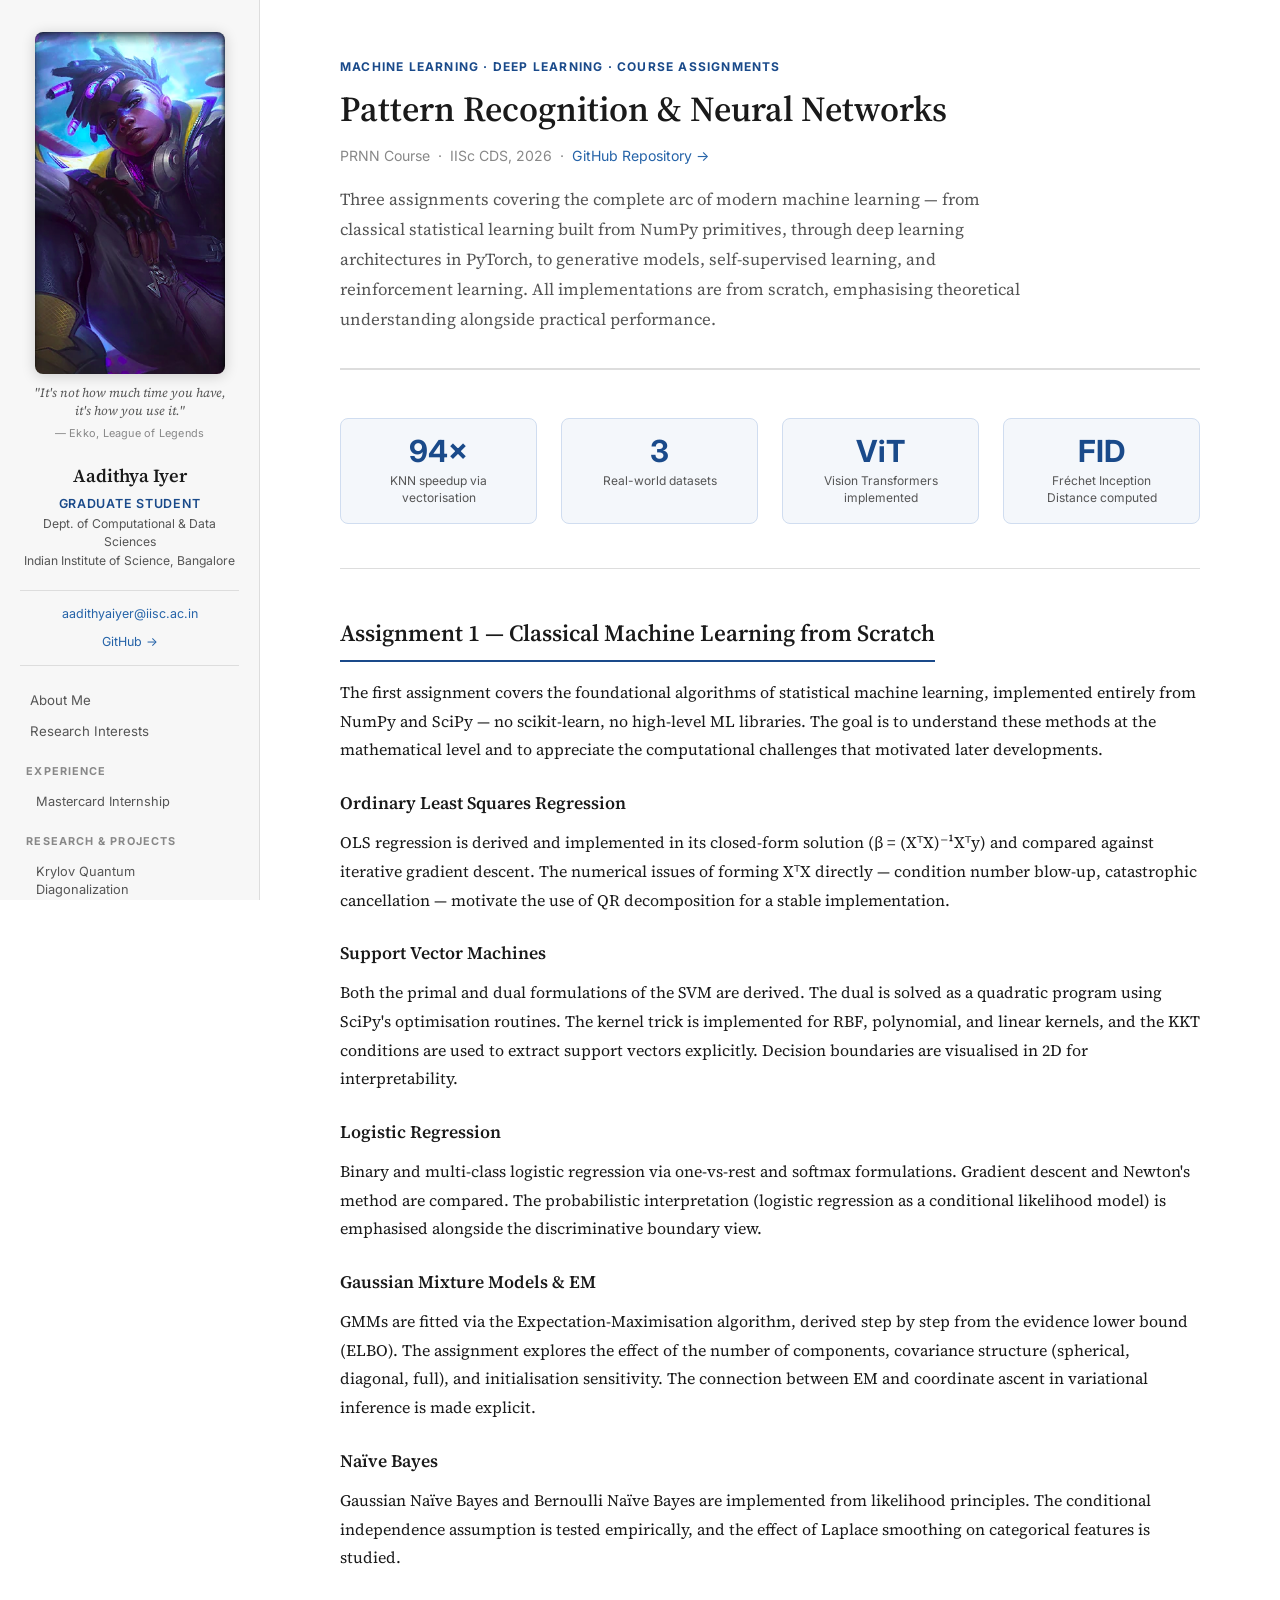
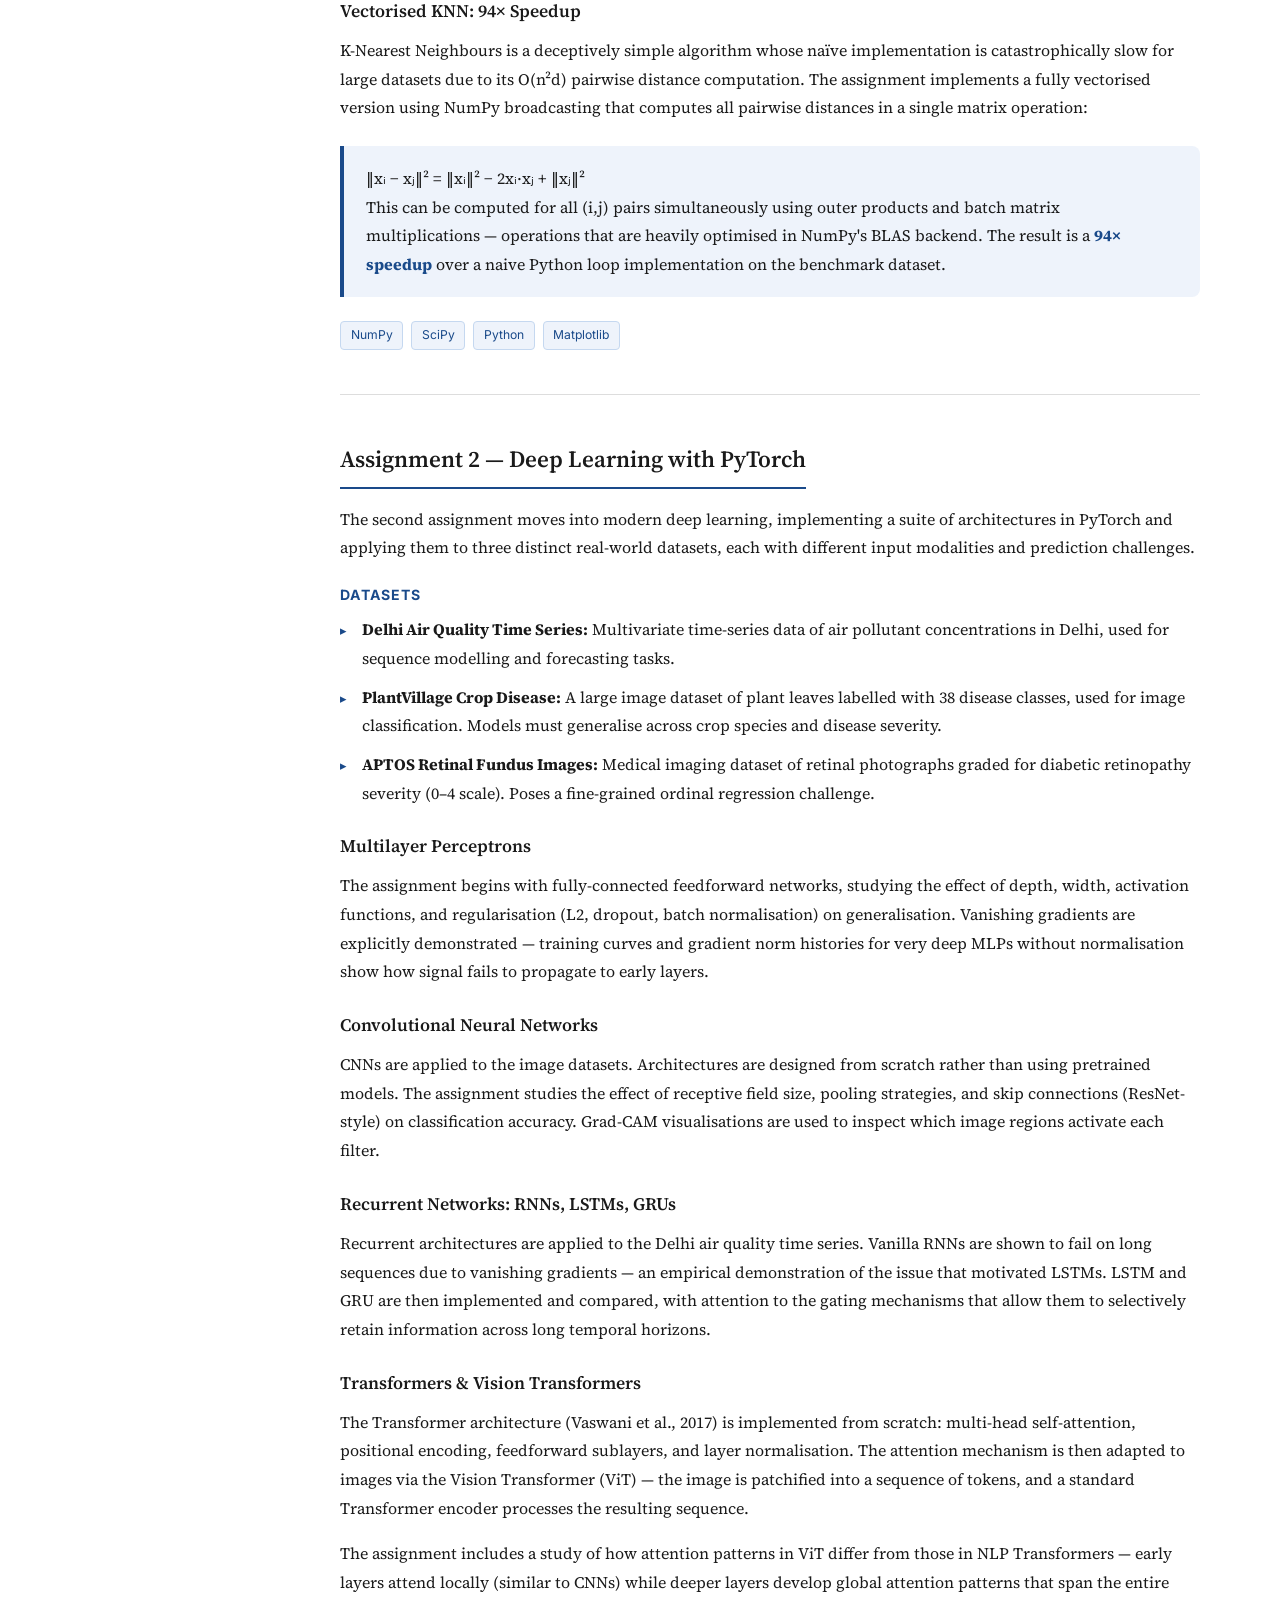
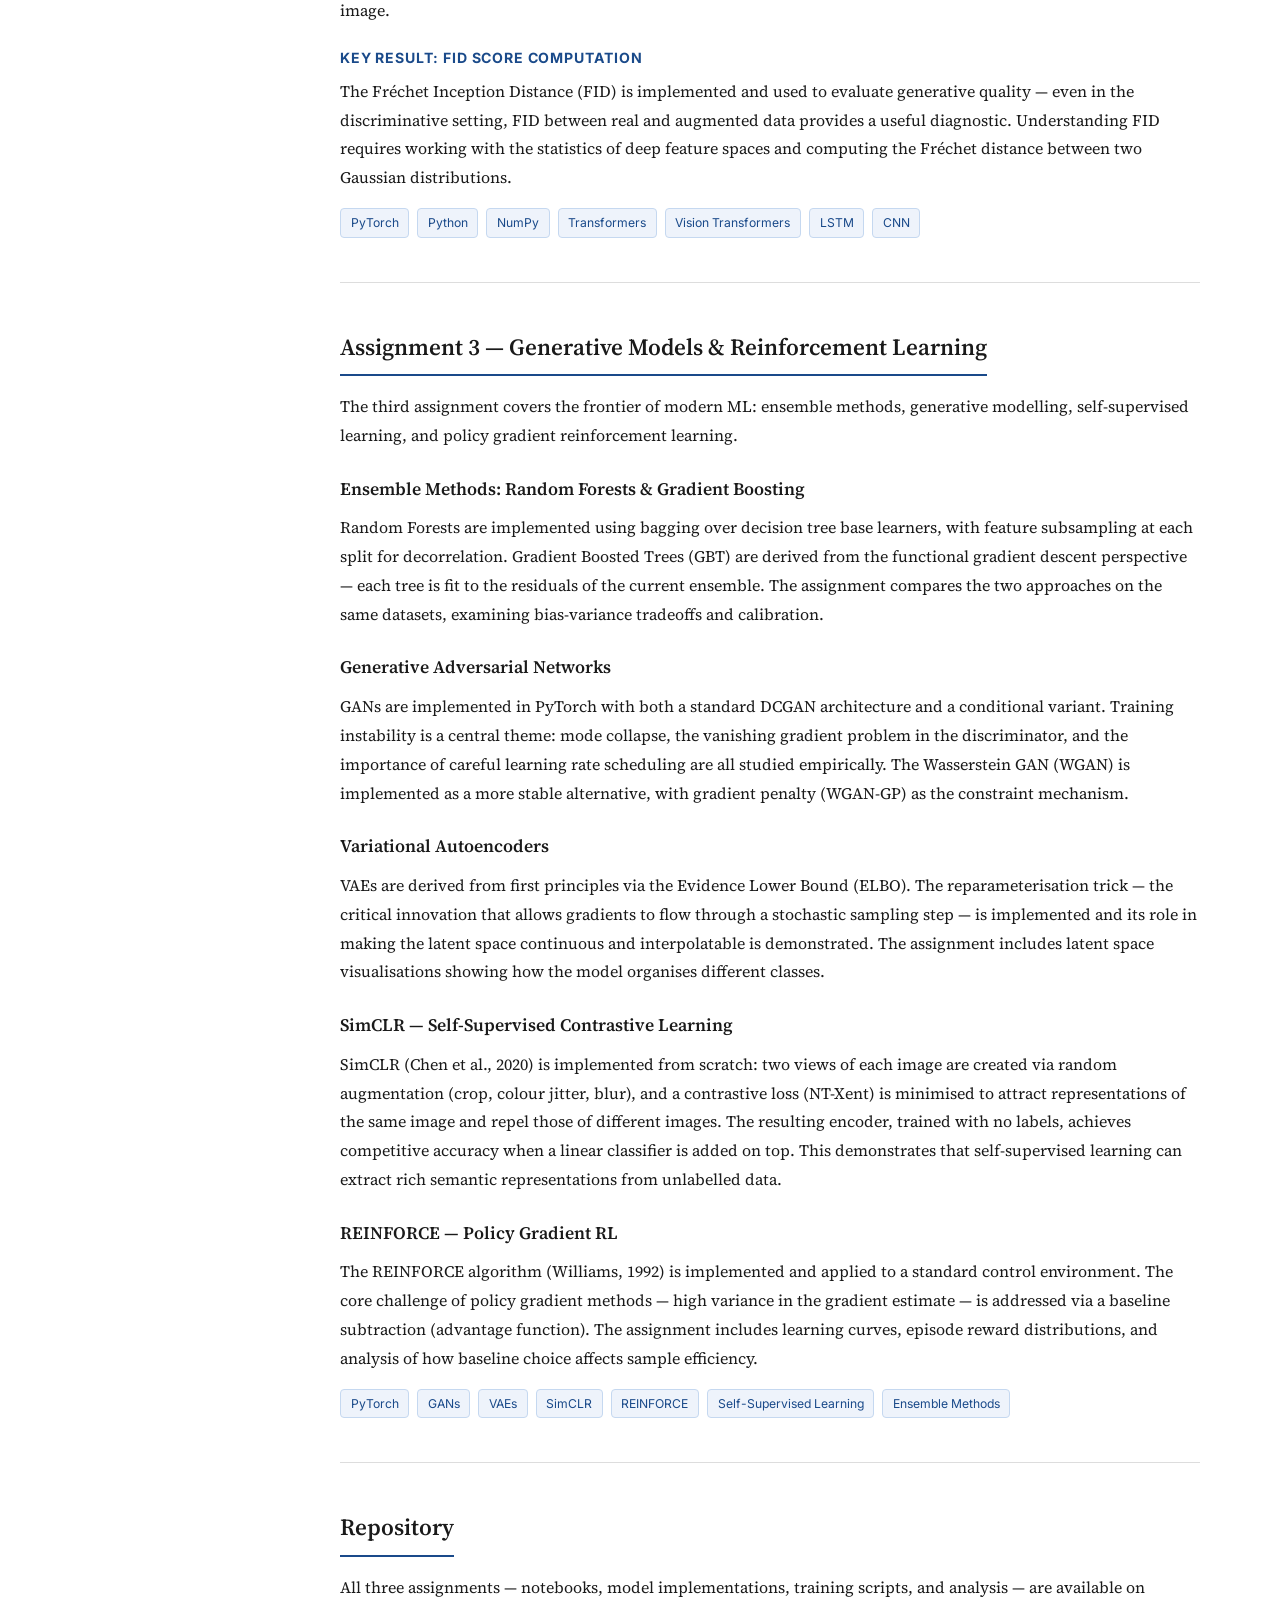
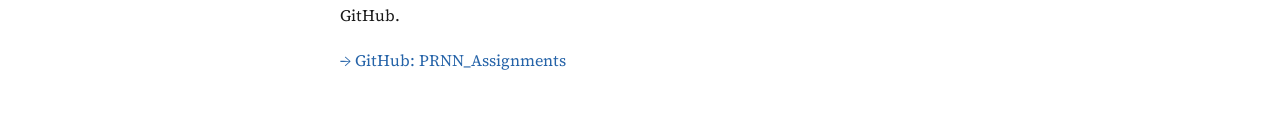
<file: ml.html>
<!DOCTYPE html>
<html lang="en">
<head>
  <meta charset="UTF-8" />
  <meta name="viewport" content="width=device-width, initial-scale=1.0" />
  <title>Machine Learning &amp; Neural Networks · Aadithya Iyer</title>
  <link rel="stylesheet" href="styles.v2.css" />
  <link rel="preconnect" href="https://fonts.googleapis.com" />
  <link href="https://fonts.googleapis.com/css2?family=Source+Serif+4:ital,wght@0,300;0,400;0,600;1,400&family=Inter:wght@400;500;600;700&display=swap" rel="stylesheet" />
</head>
<body data-page="ml">
<div class="page-wrapper">
  <aside class="sidebar"></aside>
  <main class="content">

    <div class="page-hero">
      <span class="hero-tag">Machine Learning · Deep Learning · Course Assignments</span>
      <h1>Pattern Recognition &amp; Neural Networks</h1>
      <p class="hero-sub">PRNN Course &nbsp;·&nbsp; IISc CDS, 2026 &nbsp;·&nbsp;
        <a href="https://github.com/ExusBurn/PRNN_Assignments" target="_blank" rel="noopener">GitHub Repository →</a>
      </p>
      <p>
        Three assignments covering the complete arc of modern machine learning — from classical
        statistical learning built from NumPy primitives, through deep learning architectures in
        PyTorch, to generative models, self-supervised learning, and reinforcement learning.
        All implementations are from scratch, emphasising theoretical understanding alongside
        practical performance.
      </p>
    </div>

    <div class="stat-row">
      <div class="stat-box"><span class="stat-num">94×</span><span class="stat-label">KNN speedup via vectorisation</span></div>
      <div class="stat-box"><span class="stat-num">3</span><span class="stat-label">Real-world datasets</span></div>
      <div class="stat-box"><span class="stat-num">ViT</span><span class="stat-label">Vision Transformers implemented</span></div>
      <div class="stat-box"><span class="stat-num">FID</span><span class="stat-label">Fréchet Inception Distance computed</span></div>
    </div>

    <hr />

    <section id="a1">
      <h2>Assignment 1 — Classical Machine Learning from Scratch</h2>
      <p>
        The first assignment covers the foundational algorithms of statistical machine learning,
        implemented entirely from NumPy and SciPy — no scikit-learn, no high-level ML libraries.
        The goal is to understand these methods at the mathematical level and to appreciate the
        computational challenges that motivated later developments.
      </p>

      <h3>Ordinary Least Squares Regression</h3>
      <p>
        OLS regression is derived and implemented in its closed-form solution (β = (XᵀX)⁻¹Xᵀy)
        and compared against iterative gradient descent. The numerical issues of forming XᵀX
        directly — condition number blow-up, catastrophic cancellation — motivate the use of QR
        decomposition for a stable implementation.
      </p>

      <h3>Support Vector Machines</h3>
      <p>
        Both the primal and dual formulations of the SVM are derived. The dual is solved as a
        quadratic program using SciPy's optimisation routines. The kernel trick is implemented
        for RBF, polynomial, and linear kernels, and the KKT conditions are used to extract
        support vectors explicitly. Decision boundaries are visualised in 2D for interpretability.
      </p>

      <h3>Logistic Regression</h3>
      <p>
        Binary and multi-class logistic regression via one-vs-rest and softmax formulations.
        Gradient descent and Newton's method are compared. The probabilistic interpretation
        (logistic regression as a conditional likelihood model) is emphasised alongside the
        discriminative boundary view.
      </p>

      <h3>Gaussian Mixture Models &amp; EM</h3>
      <p>
        GMMs are fitted via the Expectation-Maximisation algorithm, derived step by step from
        the evidence lower bound (ELBO). The assignment explores the effect of the number of
        components, covariance structure (spherical, diagonal, full), and initialisation
        sensitivity. The connection between EM and coordinate ascent in variational inference
        is made explicit.
      </p>

      <h3>Naïve Bayes</h3>
      <p>
        Gaussian Naïve Bayes and Bernoulli Naïve Bayes are implemented from likelihood principles.
        The conditional independence assumption is tested empirically, and the effect of Laplace
        smoothing on categorical features is studied.
      </p>

      <h3>Vectorised KNN: 94× Speedup</h3>
      <p>
        K-Nearest Neighbours is a deceptively simple algorithm whose naïve implementation is
        catastrophically slow for large datasets due to its O(n²d) pairwise distance computation.
        The assignment implements a fully vectorised version using NumPy broadcasting that computes
        all pairwise distances in a single matrix operation:
      </p>
      <div class="callout">
        <p>
          ‖xᵢ − xⱼ‖² = ‖xᵢ‖² − 2xᵢ·xⱼ + ‖xⱼ‖²
        </p>
        <p>
          This can be computed for all (i,j) pairs simultaneously using outer products and
          batch matrix multiplications — operations that are heavily optimised in NumPy's
          BLAS backend. The result is a <strong>94× speedup</strong> over a naive Python loop
          implementation on the benchmark dataset.
        </p>
      </div>

      <div class="tech-tags">
        <span>NumPy</span><span>SciPy</span><span>Python</span><span>Matplotlib</span>
      </div>
    </section>

    <hr />

    <section id="a2">
      <h2>Assignment 2 — Deep Learning with PyTorch</h2>
      <p>
        The second assignment moves into modern deep learning, implementing a suite of architectures
        in PyTorch and applying them to three distinct real-world datasets, each with different
        input modalities and prediction challenges.
      </p>

      <h4>Datasets</h4>
      <ul class="prose-list">
        <li>
          <strong>Delhi Air Quality Time Series:</strong> Multivariate time-series data of air
          pollutant concentrations in Delhi, used for sequence modelling and forecasting tasks.
        </li>
        <li>
          <strong>PlantVillage Crop Disease:</strong> A large image dataset of plant leaves
          labelled with 38 disease classes, used for image classification. Models must generalise
          across crop species and disease severity.
        </li>
        <li>
          <strong>APTOS Retinal Fundus Images:</strong> Medical imaging dataset of retinal
          photographs graded for diabetic retinopathy severity (0–4 scale). Poses a fine-grained
          ordinal regression challenge.
        </li>
      </ul>

      <h3>Multilayer Perceptrons</h3>
      <p>
        The assignment begins with fully-connected feedforward networks, studying the effect of
        depth, width, activation functions, and regularisation (L2, dropout, batch normalisation)
        on generalisation. Vanishing gradients are explicitly demonstrated — training curves and
        gradient norm histories for very deep MLPs without normalisation show how signal fails
        to propagate to early layers.
      </p>

      <h3>Convolutional Neural Networks</h3>
      <p>
        CNNs are applied to the image datasets. Architectures are designed from scratch rather
        than using pretrained models. The assignment studies the effect of receptive field size,
        pooling strategies, and skip connections (ResNet-style) on classification accuracy.
        Grad-CAM visualisations are used to inspect which image regions activate each filter.
      </p>

      <h3>Recurrent Networks: RNNs, LSTMs, GRUs</h3>
      <p>
        Recurrent architectures are applied to the Delhi air quality time series. Vanilla RNNs
        are shown to fail on long sequences due to vanishing gradients — an empirical demonstration
        of the issue that motivated LSTMs. LSTM and GRU are then implemented and compared, with
        attention to the gating mechanisms that allow them to selectively retain information across
        long temporal horizons.
      </p>

      <h3>Transformers &amp; Vision Transformers</h3>
      <p>
        The Transformer architecture (Vaswani et al., 2017) is implemented from scratch: multi-head
        self-attention, positional encoding, feedforward sublayers, and layer normalisation.
        The attention mechanism is then adapted to images via the Vision Transformer (ViT) —
        the image is patchified into a sequence of tokens, and a standard Transformer encoder
        processes the resulting sequence.
      </p>
      <p>
        The assignment includes a study of how attention patterns in ViT differ from those in NLP
        Transformers — early layers attend locally (similar to CNNs) while deeper layers develop
        global attention patterns that span the entire image.
      </p>

      <h4>Key result: FID Score Computation</h4>
      <p>
        The Fréchet Inception Distance (FID) is implemented and used to evaluate generative
        quality — even in the discriminative setting, FID between real and augmented data provides
        a useful diagnostic. Understanding FID requires working with the statistics of deep feature
        spaces and computing the Fréchet distance between two Gaussian distributions.
      </p>

      <div class="tech-tags">
        <span>PyTorch</span><span>Python</span><span>NumPy</span><span>Transformers</span>
        <span>Vision Transformers</span><span>LSTM</span><span>CNN</span>
      </div>
    </section>

    <hr />

    <section id="a3">
      <h2>Assignment 3 — Generative Models &amp; Reinforcement Learning</h2>
      <p>
        The third assignment covers the frontier of modern ML: ensemble methods, generative modelling,
        self-supervised learning, and policy gradient reinforcement learning.
      </p>

      <h3>Ensemble Methods: Random Forests &amp; Gradient Boosting</h3>
      <p>
        Random Forests are implemented using bagging over decision tree base learners, with
        feature subsampling at each split for decorrelation. Gradient Boosted Trees (GBT) are
        derived from the functional gradient descent perspective — each tree is fit to the
        residuals of the current ensemble. The assignment compares the two approaches on the
        same datasets, examining bias-variance tradeoffs and calibration.
      </p>

      <h3>Generative Adversarial Networks</h3>
      <p>
        GANs are implemented in PyTorch with both a standard DCGAN architecture and a
        conditional variant. Training instability is a central theme: mode collapse, the
        vanishing gradient problem in the discriminator, and the importance of careful
        learning rate scheduling are all studied empirically. The Wasserstein GAN (WGAN)
        is implemented as a more stable alternative, with gradient penalty (WGAN-GP) as
        the constraint mechanism.
      </p>

      <h3>Variational Autoencoders</h3>
      <p>
        VAEs are derived from first principles via the Evidence Lower Bound (ELBO). The
        reparameterisation trick — the critical innovation that allows gradients to flow
        through a stochastic sampling step — is implemented and its role in making the
        latent space continuous and interpolatable is demonstrated. The assignment includes
        latent space visualisations showing how the model organises different classes.
      </p>

      <h3>SimCLR — Self-Supervised Contrastive Learning</h3>
      <p>
        SimCLR (Chen et al., 2020) is implemented from scratch: two views of each image are
        created via random augmentation (crop, colour jitter, blur), and a contrastive loss
        (NT-Xent) is minimised to attract representations of the same image and repel those
        of different images. The resulting encoder, trained with no labels, achieves competitive
        accuracy when a linear classifier is added on top. This demonstrates that self-supervised
        learning can extract rich semantic representations from unlabelled data.
      </p>

      <h3>REINFORCE — Policy Gradient RL</h3>
      <p>
        The REINFORCE algorithm (Williams, 1992) is implemented and applied to a standard control
        environment. The core challenge of policy gradient methods — high variance in the gradient
        estimate — is addressed via a baseline subtraction (advantage function). The assignment
        includes learning curves, episode reward distributions, and analysis of how baseline
        choice affects sample efficiency.
      </p>

      <div class="tech-tags">
        <span>PyTorch</span><span>GANs</span><span>VAEs</span><span>SimCLR</span>
        <span>REINFORCE</span><span>Self-Supervised Learning</span><span>Ensemble Methods</span>
      </div>
    </section>

    <hr />

    <section id="links">
      <h2>Repository</h2>
      <p>
        All three assignments — notebooks, model implementations, training scripts, and analysis —
        are available on GitHub.
      </p>
      <p>
        <a href="https://github.com/ExusBurn/PRNN_Assignments" target="_blank" rel="noopener">
          → GitHub: PRNN_Assignments
        </a>
      </p>
    </section>

  </main>
</div>
<script src="nav.js"></script>
</body>
</html>
</file>
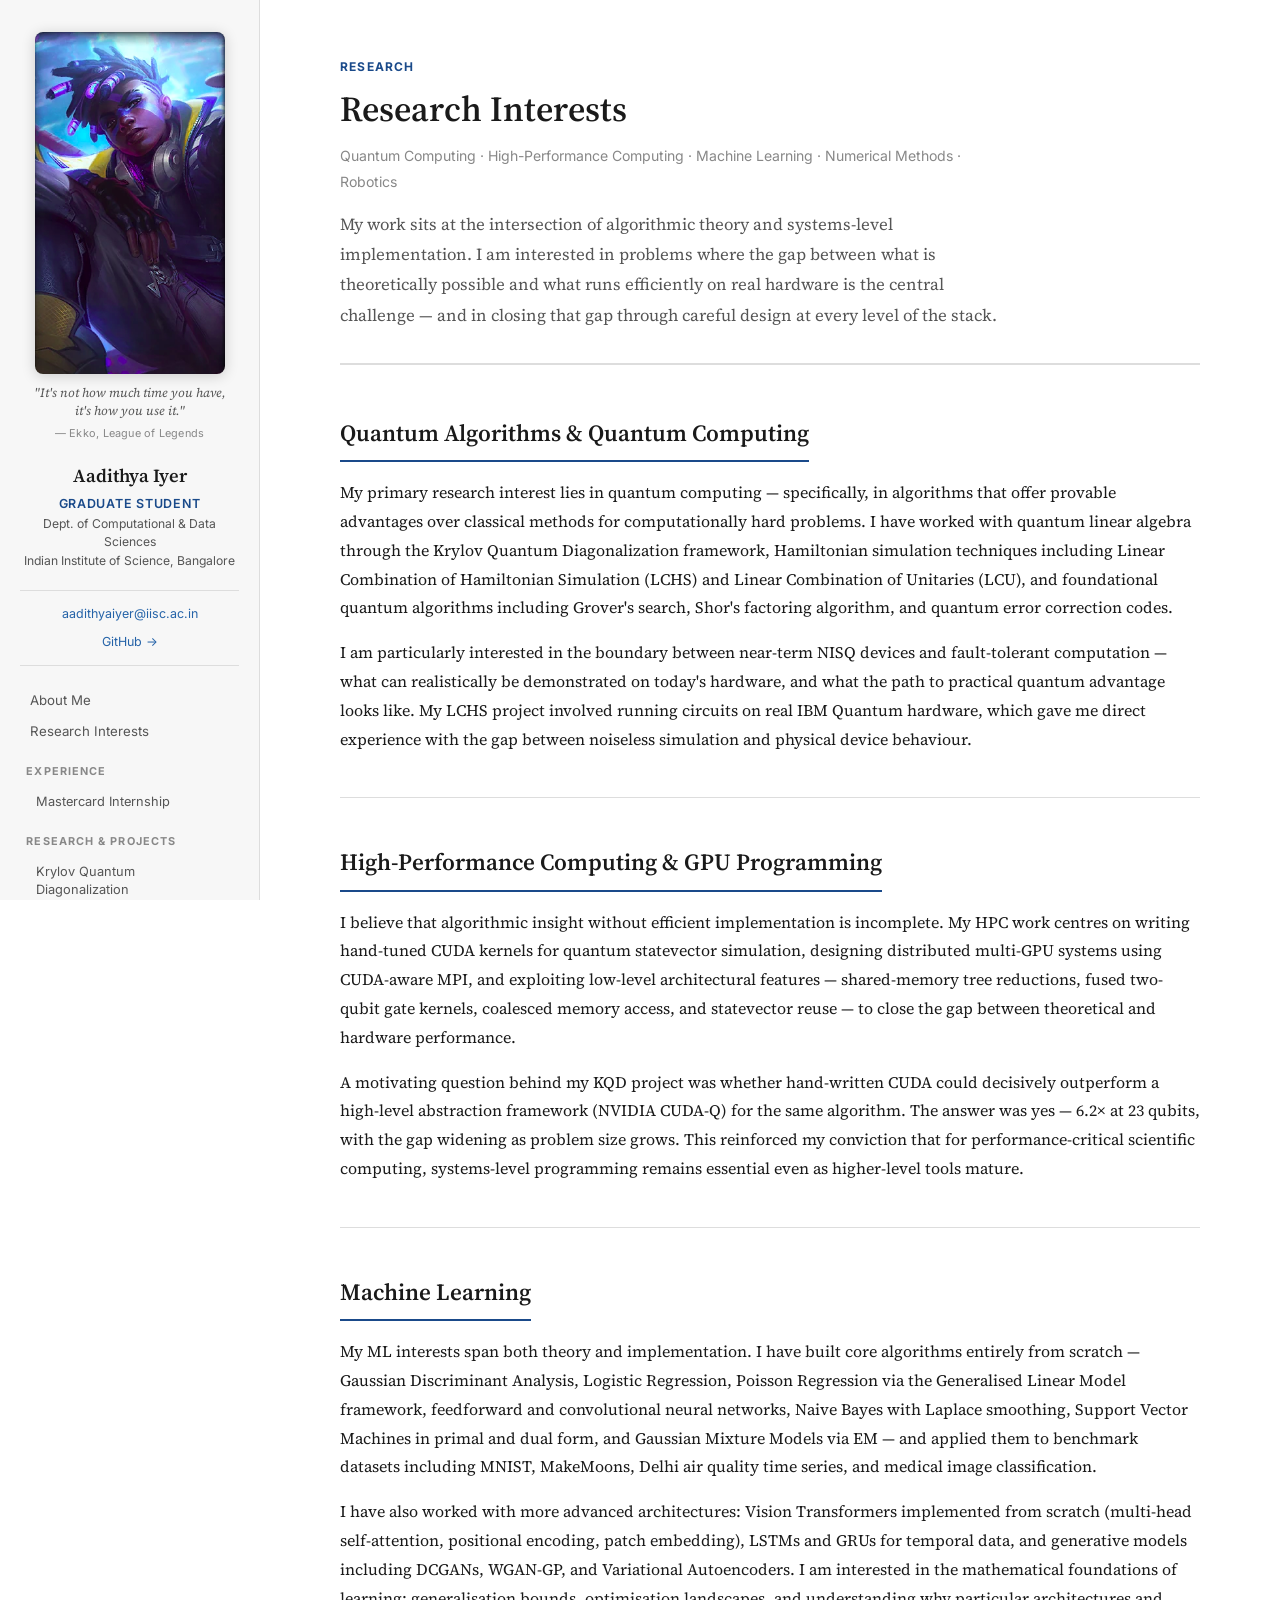
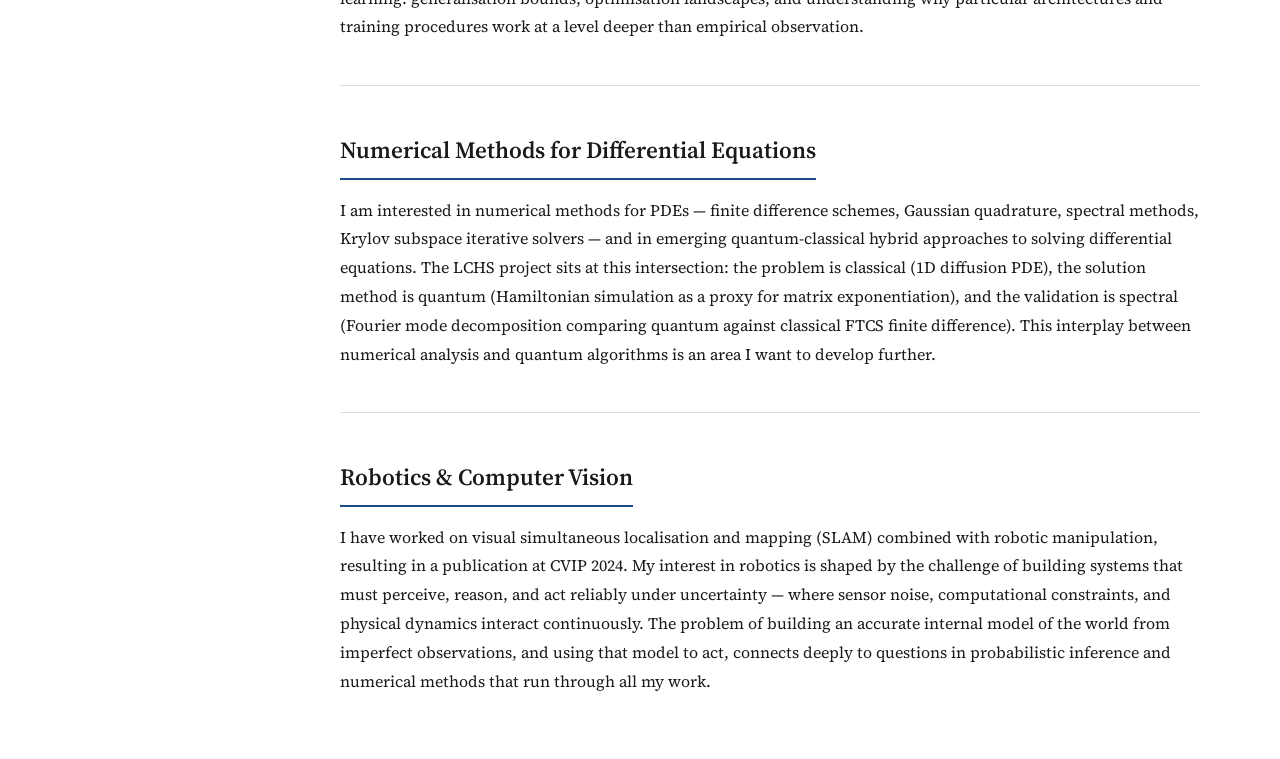
<file: research.html>
<!DOCTYPE html>
<html lang="en">
<head>
  <meta charset="UTF-8" />
  <meta name="viewport" content="width=device-width, initial-scale=1.0" />
  <title>Research Interests · Aadithya Iyer</title>
  <link rel="stylesheet" href="styles.v2.css" />
  <link rel="preconnect" href="https://fonts.googleapis.com" />
  <link href="https://fonts.googleapis.com/css2?family=Source+Serif+4:ital,wght@0,300;0,400;0,600;1,400&family=Inter:wght@400;500;600;700&display=swap" rel="stylesheet" />
</head>
<body data-page="research">
<div class="page-wrapper">
  <aside class="sidebar"></aside>
  <main class="content">

    <div class="page-hero">
      <span class="hero-tag">Research</span>
      <h1>Research Interests</h1>
      <p class="hero-sub">Quantum Computing · High-Performance Computing · Machine Learning · Numerical Methods · Robotics</p>
      <p>
        My work sits at the intersection of algorithmic theory and systems-level implementation.
        I am interested in problems where the gap between what is theoretically possible and what
        runs efficiently on real hardware is the central challenge — and in closing that gap through
        careful design at every level of the stack.
      </p>
    </div>

    <section id="quantum">
      <h2>Quantum Algorithms &amp; Quantum Computing</h2>
      <p>
        My primary research interest lies in quantum computing — specifically, in algorithms that
        offer provable advantages over classical methods for computationally hard problems. I have
        worked with quantum linear algebra through the Krylov Quantum Diagonalization framework,
        Hamiltonian simulation techniques including Linear Combination of Hamiltonian Simulation
        (LCHS) and Linear Combination of Unitaries (LCU), and foundational quantum algorithms
        including Grover's search, Shor's factoring algorithm, and quantum error correction codes.
      </p>
      <p>
        I am particularly interested in the boundary between near-term NISQ devices and
        fault-tolerant computation — what can realistically be demonstrated on today's hardware,
        and what the path to practical quantum advantage looks like. My LCHS project involved
        running circuits on real IBM Quantum hardware, which gave me direct experience with the
        gap between noiseless simulation and physical device behaviour.
      </p>
    </section>

    <hr />

    <section id="hpc">
      <h2>High-Performance Computing &amp; GPU Programming</h2>
      <p>
        I believe that algorithmic insight without efficient implementation is incomplete.
        My HPC work centres on writing hand-tuned CUDA kernels for quantum statevector
        simulation, designing distributed multi-GPU systems using CUDA-aware MPI, and
        exploiting low-level architectural features — shared-memory tree reductions, fused
        two-qubit gate kernels, coalesced memory access, and statevector reuse — to close the
        gap between theoretical and hardware performance.
      </p>
      <p>
        A motivating question behind my KQD project was whether hand-written CUDA could
        decisively outperform a high-level abstraction framework (NVIDIA CUDA-Q) for the same
        algorithm. The answer was yes — 6.2× at 23 qubits, with the gap widening as problem
        size grows. This reinforced my conviction that for performance-critical scientific
        computing, systems-level programming remains essential even as higher-level tools mature.
      </p>
    </section>

    <hr />

    <section id="ml">
      <h2>Machine Learning</h2>
      <p>
        My ML interests span both theory and implementation. I have built core algorithms entirely
        from scratch — Gaussian Discriminant Analysis, Logistic Regression, Poisson Regression
        via the Generalised Linear Model framework, feedforward and convolutional neural networks,
        Naive Bayes with Laplace smoothing, Support Vector Machines in primal and dual form, and
        Gaussian Mixture Models via EM — and applied them to benchmark datasets including MNIST,
        MakeMoons, Delhi air quality time series, and medical image classification.
      </p>
      <p>
        I have also worked with more advanced architectures: Vision Transformers implemented
        from scratch (multi-head self-attention, positional encoding, patch embedding), LSTMs and
        GRUs for temporal data, and generative models including DCGANs, WGAN-GP, and Variational
        Autoencoders. I am interested in the mathematical foundations of learning: generalisation
        bounds, optimisation landscapes, and understanding why particular architectures and
        training procedures work at a level deeper than empirical observation.
      </p>
    </section>

    <hr />

    <section id="numerical">
      <h2>Numerical Methods for Differential Equations</h2>
      <p>
        I am interested in numerical methods for PDEs — finite difference schemes, Gaussian
        quadrature, spectral methods, Krylov subspace iterative solvers — and in emerging
        quantum-classical hybrid approaches to solving differential equations. The LCHS project
        sits at this intersection: the problem is classical (1D diffusion PDE), the solution
        method is quantum (Hamiltonian simulation as a proxy for matrix exponentiation), and
        the validation is spectral (Fourier mode decomposition comparing quantum against classical
        FTCS finite difference). This interplay between numerical analysis and quantum algorithms
        is an area I want to develop further.
      </p>
    </section>

    <hr />

    <section id="robotics">
      <h2>Robotics &amp; Computer Vision</h2>
      <p>
        I have worked on visual simultaneous localisation and mapping (SLAM) combined with
        robotic manipulation, resulting in a publication at CVIP 2024. My interest in robotics
        is shaped by the challenge of building systems that must perceive, reason, and act
        reliably under uncertainty — where sensor noise, computational constraints, and physical
        dynamics interact continuously. The problem of building an accurate internal model of
        the world from imperfect observations, and using that model to act, connects deeply to
        questions in probabilistic inference and numerical methods that run through all my work.
      </p>
    </section>

  </main>
</div>
<script src="nav.js"></script>
</body>
</html>
</file>
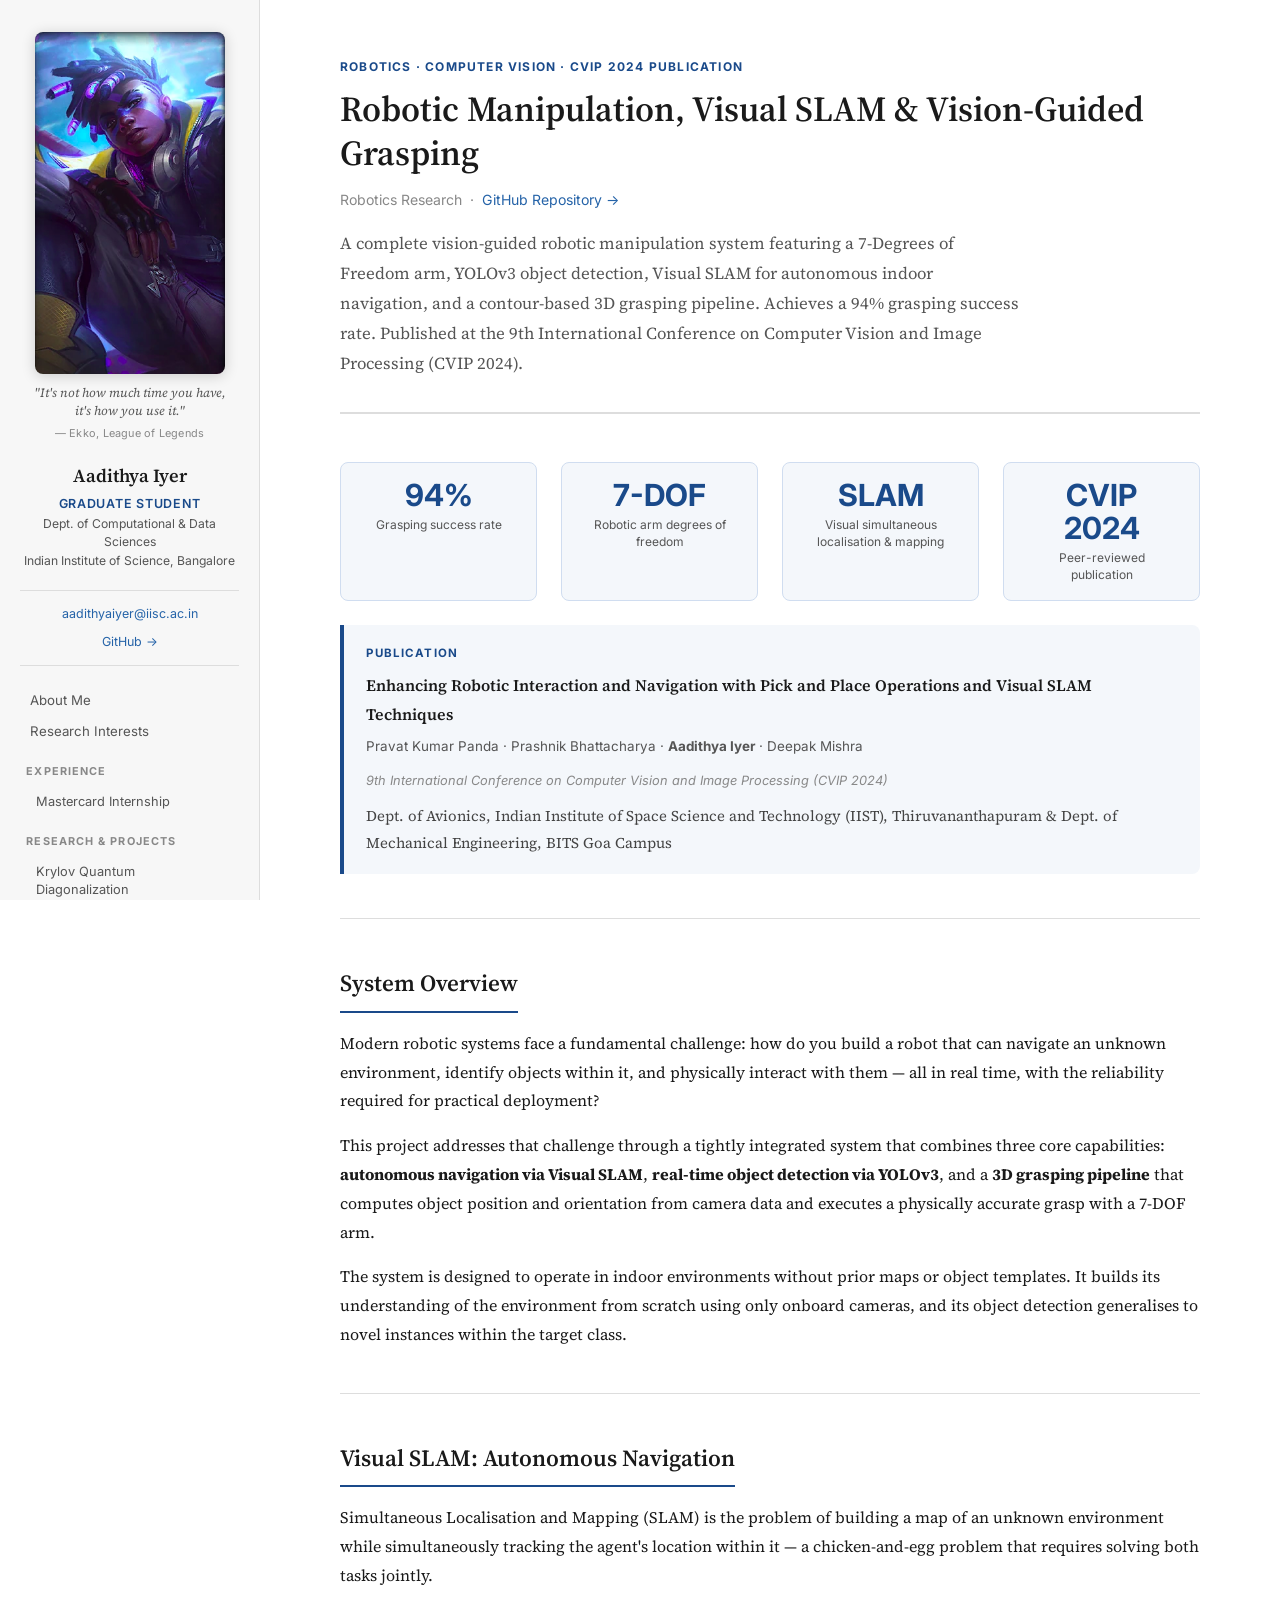
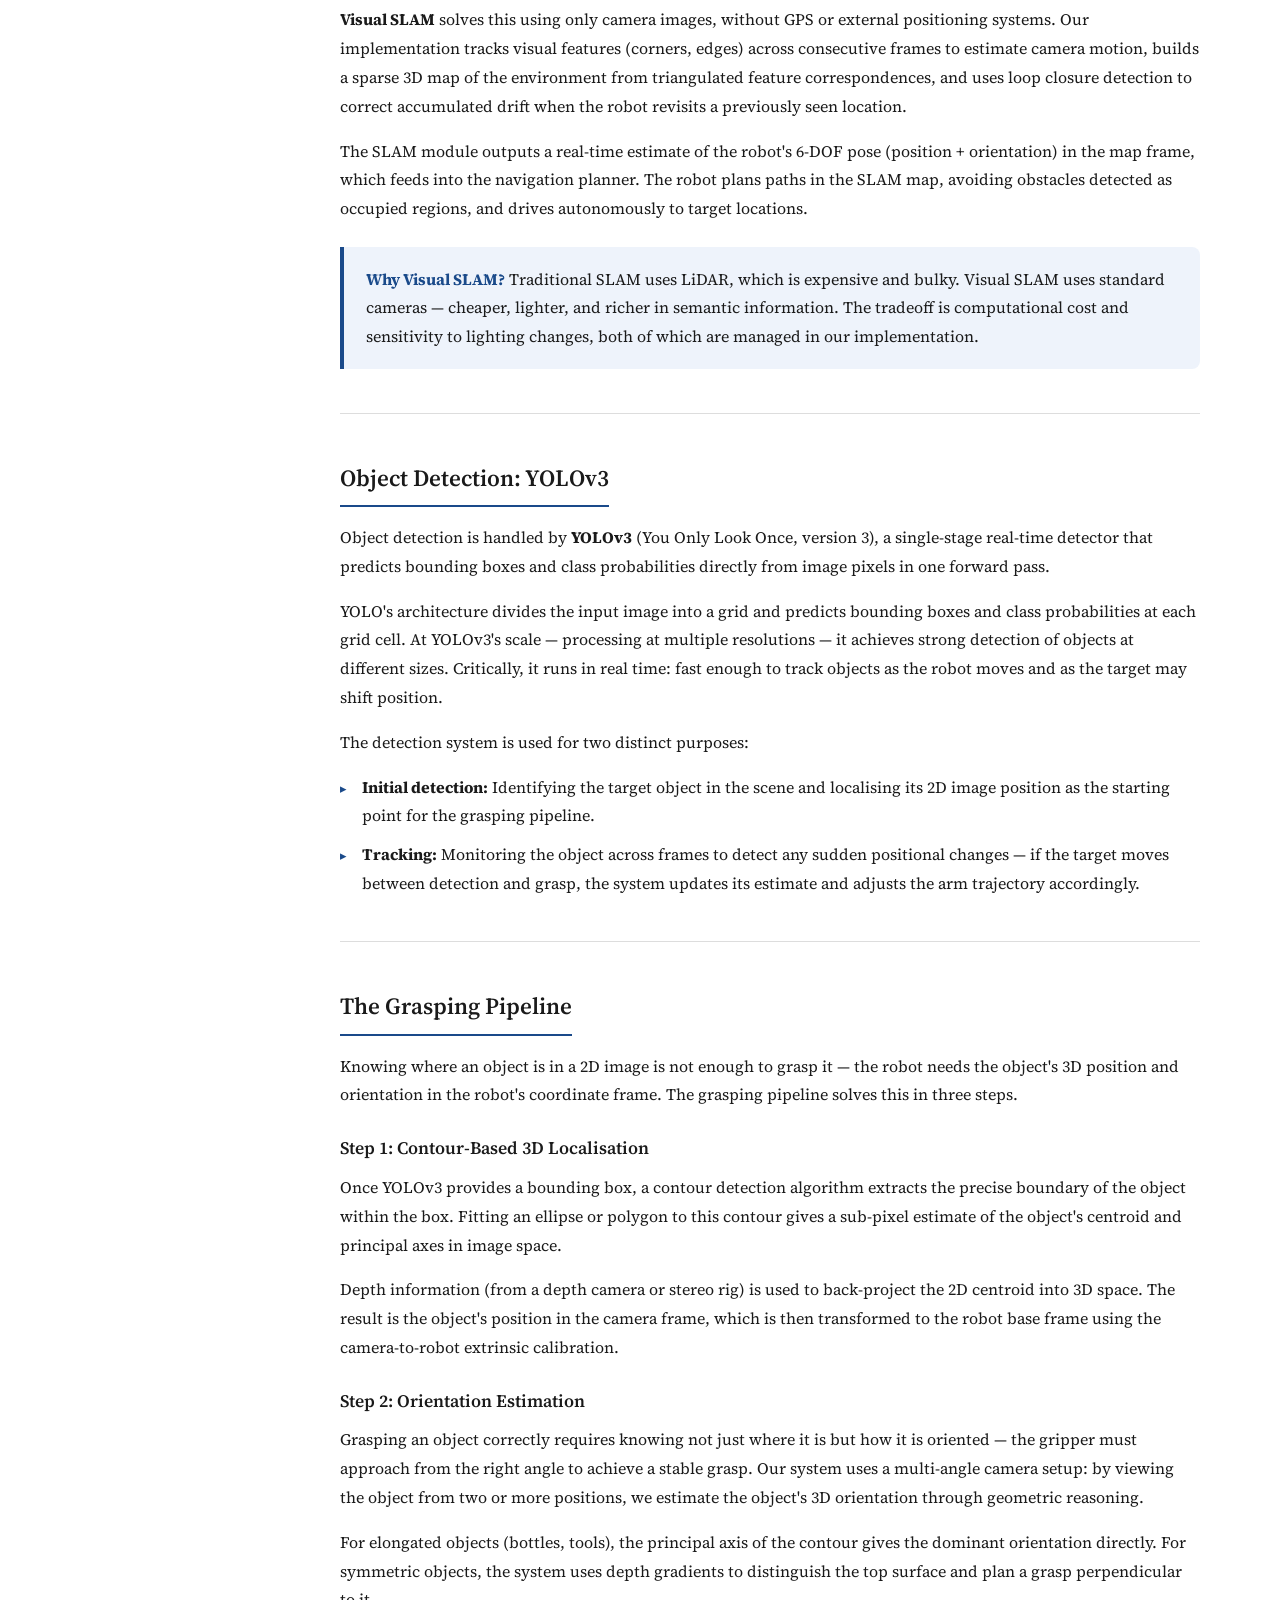
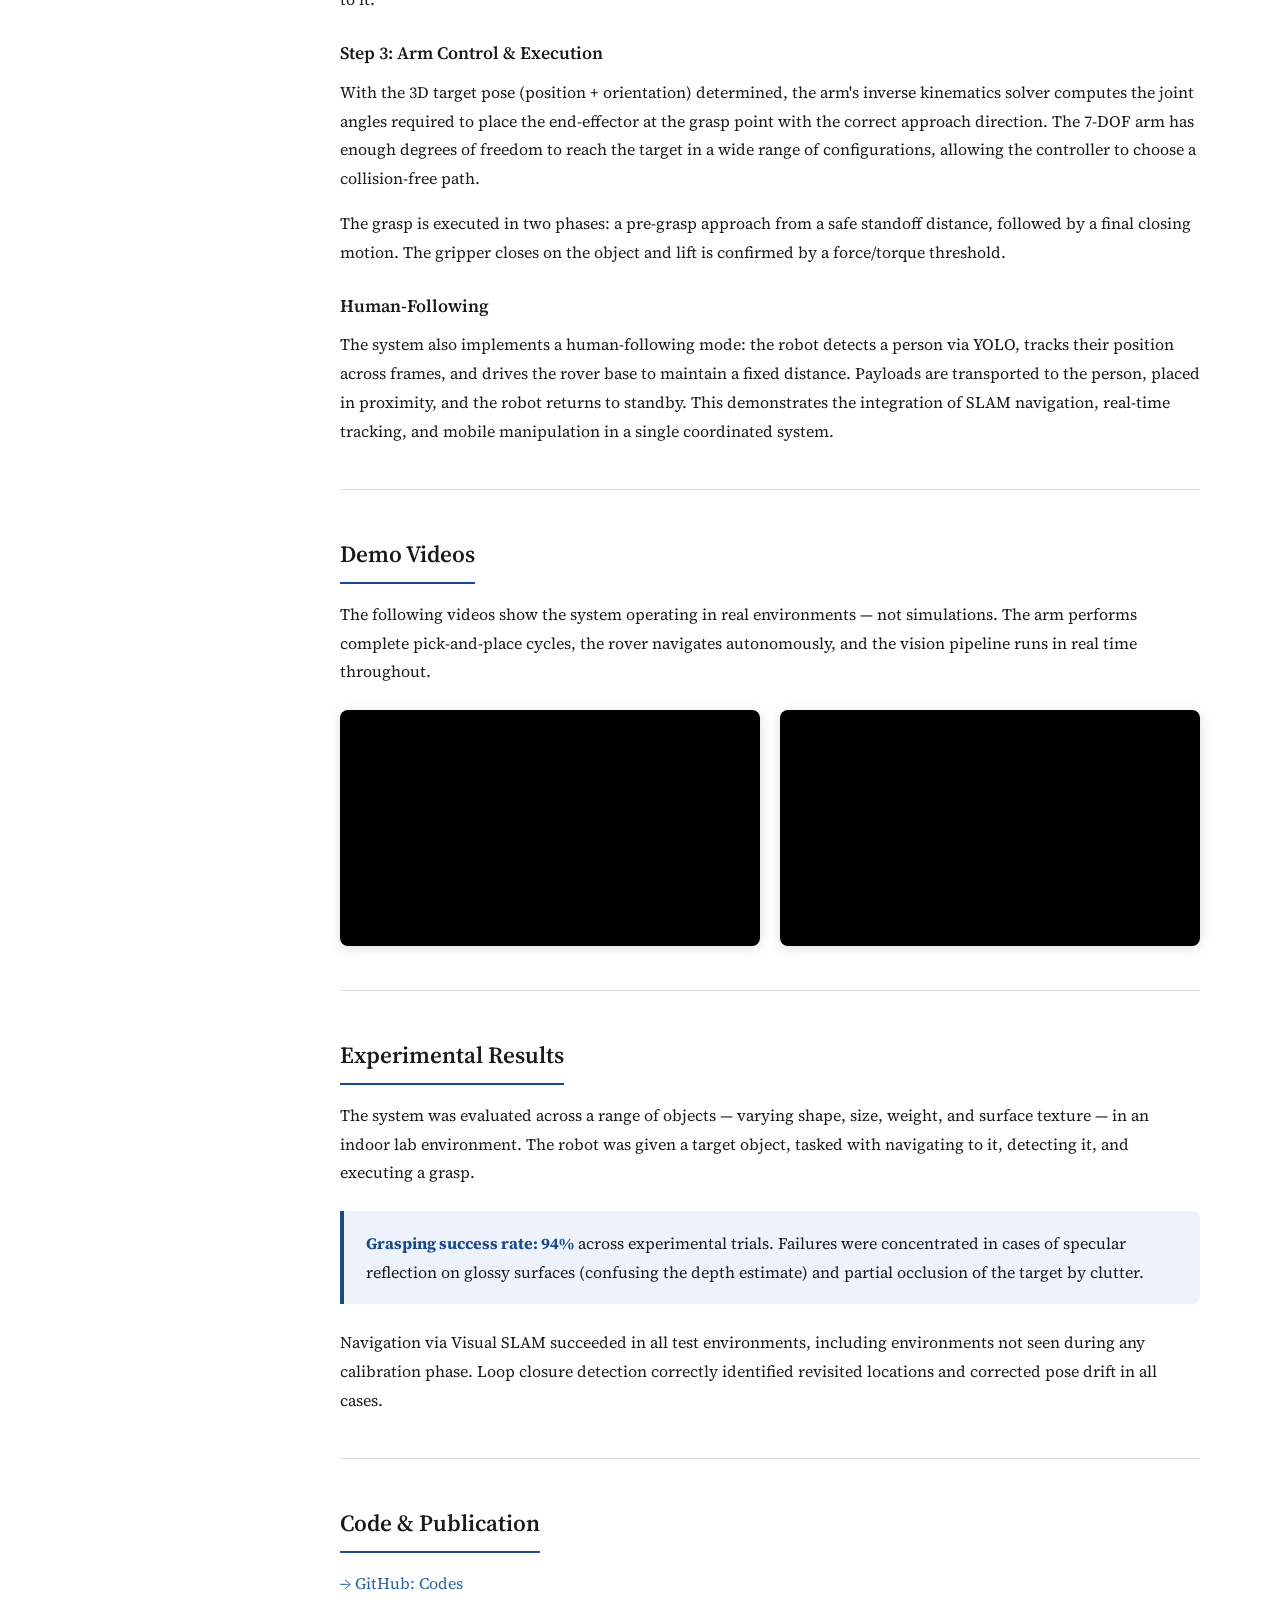
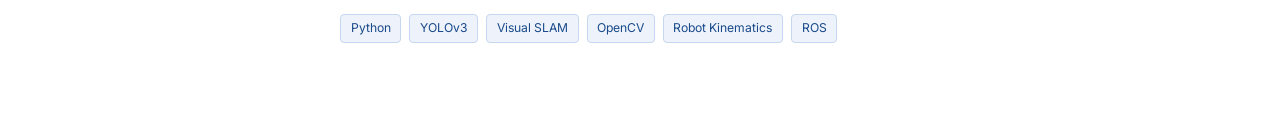
<file: robotics.html>
<!DOCTYPE html>
<html lang="en">
<head>
  <meta charset="UTF-8" />
  <meta name="viewport" content="width=device-width, initial-scale=1.0" />
  <title>Robotics &amp; CVIP 2024 · Aadithya Iyer</title>
  <link rel="stylesheet" href="styles.v2.css" />
  <link rel="preconnect" href="https://fonts.googleapis.com" />
  <link href="https://fonts.googleapis.com/css2?family=Source+Serif+4:ital,wght@0,300;0,400;0,600;1,400&family=Inter:wght@400;500;600;700&display=swap" rel="stylesheet" />
</head>
<body data-page="robotics">
<div class="page-wrapper">
  <aside class="sidebar"></aside>
  <main class="content">

    <div class="page-hero">
      <span class="hero-tag">Robotics · Computer Vision · CVIP 2024 Publication</span>
      <h1>Robotic Manipulation, Visual SLAM &amp; Vision-Guided Grasping</h1>
      <p class="hero-sub">Robotics Research &nbsp;·&nbsp;
        <a href="https://github.com/ExusBurn/Codes" target="_blank" rel="noopener">GitHub Repository →</a>
      </p>
      <p>
        A complete vision-guided robotic manipulation system featuring a 7-Degrees of Freedom arm,
        YOLOv3 object detection, Visual SLAM for autonomous indoor navigation, and a contour-based
        3D grasping pipeline. Achieves a 94% grasping success rate. Published at the
        9th International Conference on Computer Vision and Image Processing (CVIP 2024).
      </p>
    </div>

    <div class="stat-row">
      <div class="stat-box"><span class="stat-num">94%</span><span class="stat-label">Grasping success rate</span></div>
      <div class="stat-box"><span class="stat-num">7-DOF</span><span class="stat-label">Robotic arm degrees of freedom</span></div>
      <div class="stat-box"><span class="stat-num">SLAM</span><span class="stat-label">Visual simultaneous localisation &amp; mapping</span></div>
      <div class="stat-box"><span class="stat-num">CVIP<br/>2024</span><span class="stat-label">Peer-reviewed publication</span></div>
    </div>

    <div class="publication-box">
      <span class="pub-label">Publication</span>
      <p class="pub-title">Enhancing Robotic Interaction and Navigation with Pick and Place Operations and Visual SLAM Techniques</p>
      <p class="pub-authors">Pravat Kumar Panda · Prashnik Bhattacharya · <strong>Aadithya Iyer</strong> · Deepak Mishra</p>
      <p class="pub-venue">9th International Conference on Computer Vision and Image Processing (CVIP 2024)</p>
      <p style="font-size:0.93rem; color:#444;">
        Dept. of Avionics, Indian Institute of Space Science and Technology (IIST), Thiruvananthapuram &amp;
        Dept. of Mechanical Engineering, BITS Goa Campus
      </p>
    </div>

    <hr />

    <section id="overview">
      <h2>System Overview</h2>
      <p>
        Modern robotic systems face a fundamental challenge: how do you build a robot that can
        navigate an unknown environment, identify objects within it, and physically interact with
        them — all in real time, with the reliability required for practical deployment?
      </p>
      <p>
        This project addresses that challenge through a tightly integrated system that combines
        three core capabilities: <strong>autonomous navigation via Visual SLAM</strong>,
        <strong>real-time object detection via YOLOv3</strong>, and a
        <strong>3D grasping pipeline</strong> that computes object position and orientation from
        camera data and executes a physically accurate grasp with a 7-DOF arm.
      </p>
      <p>
        The system is designed to operate in indoor environments without prior maps or object
        templates. It builds its understanding of the environment from scratch using only onboard
        cameras, and its object detection generalises to novel instances within the target class.
      </p>
    </section>

    <hr />

    <section id="slam">
      <h2>Visual SLAM: Autonomous Navigation</h2>
      <p>
        Simultaneous Localisation and Mapping (SLAM) is the problem of building a map of an
        unknown environment while simultaneously tracking the agent's location within it —
        a chicken-and-egg problem that requires solving both tasks jointly.
      </p>
      <p>
        <strong>Visual SLAM</strong> solves this using only camera images, without GPS or
        external positioning systems. Our implementation tracks visual features (corners, edges)
        across consecutive frames to estimate camera motion, builds a sparse 3D map of the
        environment from triangulated feature correspondences, and uses loop closure detection
        to correct accumulated drift when the robot revisits a previously seen location.
      </p>
      <p>
        The SLAM module outputs a real-time estimate of the robot's 6-DOF pose (position +
        orientation) in the map frame, which feeds into the navigation planner. The robot
        plans paths in the SLAM map, avoiding obstacles detected as occupied regions, and
        drives autonomously to target locations.
      </p>
      <div class="callout">
        <p>
          <strong>Why Visual SLAM?</strong> Traditional SLAM uses LiDAR, which is expensive
          and bulky. Visual SLAM uses standard cameras — cheaper, lighter, and richer in
          semantic information. The tradeoff is computational cost and sensitivity to
          lighting changes, both of which are managed in our implementation.
        </p>
      </div>
    </section>

    <hr />

    <section id="detection">
      <h2>Object Detection: YOLOv3</h2>
      <p>
        Object detection is handled by <strong>YOLOv3</strong> (You Only Look Once, version 3),
        a single-stage real-time detector that predicts bounding boxes and class probabilities
        directly from image pixels in one forward pass.
      </p>
      <p>
        YOLO's architecture divides the input image into a grid and predicts bounding boxes
        and class probabilities at each grid cell. At YOLOv3's scale — processing at multiple
        resolutions — it achieves strong detection of objects at different sizes. Critically,
        it runs in real time: fast enough to track objects as the robot moves and as the target
        may shift position.
      </p>
      <p>
        The detection system is used for two distinct purposes:
      </p>
      <ul class="prose-list">
        <li>
          <strong>Initial detection:</strong> Identifying the target object in the scene and
          localising its 2D image position as the starting point for the grasping pipeline.
        </li>
        <li>
          <strong>Tracking:</strong> Monitoring the object across frames to detect any sudden
          positional changes — if the target moves between detection and grasp, the system
          updates its estimate and adjusts the arm trajectory accordingly.
        </li>
      </ul>
    </section>

    <hr />

    <section id="grasping">
      <h2>The Grasping Pipeline</h2>
      <p>
        Knowing where an object is in a 2D image is not enough to grasp it — the robot needs
        the object's 3D position and orientation in the robot's coordinate frame. The grasping
        pipeline solves this in three steps.
      </p>

      <h3>Step 1: Contour-Based 3D Localisation</h3>
      <p>
        Once YOLOv3 provides a bounding box, a contour detection algorithm extracts the precise
        boundary of the object within the box. Fitting an ellipse or polygon to this contour
        gives a sub-pixel estimate of the object's centroid and principal axes in image space.
      </p>
      <p>
        Depth information (from a depth camera or stereo rig) is used to back-project the 2D
        centroid into 3D space. The result is the object's position in the camera frame, which
        is then transformed to the robot base frame using the camera-to-robot extrinsic calibration.
      </p>

      <h3>Step 2: Orientation Estimation</h3>
      <p>
        Grasping an object correctly requires knowing not just where it is but how it is oriented
        — the gripper must approach from the right angle to achieve a stable grasp. Our system
        uses a multi-angle camera setup: by viewing the object from two or more positions,
        we estimate the object's 3D orientation through geometric reasoning.
      </p>
      <p>
        For elongated objects (bottles, tools), the principal axis of the contour gives the
        dominant orientation directly. For symmetric objects, the system uses depth gradients
        to distinguish the top surface and plan a grasp perpendicular to it.
      </p>

      <h3>Step 3: Arm Control &amp; Execution</h3>
      <p>
        With the 3D target pose (position + orientation) determined, the arm's inverse kinematics
        solver computes the joint angles required to place the end-effector at the grasp point
        with the correct approach direction. The 7-DOF arm has enough degrees of freedom to
        reach the target in a wide range of configurations, allowing the controller to choose
        a collision-free path.
      </p>
      <p>
        The grasp is executed in two phases: a pre-grasp approach from a safe standoff distance,
        followed by a final closing motion. The gripper closes on the object and lift is confirmed
        by a force/torque threshold.
      </p>

      <h3>Human-Following</h3>
      <p>
        The system also implements a human-following mode: the robot detects a person via YOLO,
        tracks their position across frames, and drives the rover base to maintain a fixed
        distance. Payloads are transported to the person, placed in proximity, and the robot
        returns to standby. This demonstrates the integration of SLAM navigation, real-time
        tracking, and mobile manipulation in a single coordinated system.
      </p>
    </section>

    <hr />

    <section id="demos">
      <h2>Demo Videos</h2>
      <p>
        The following videos show the system operating in real environments — not simulations.
        The arm performs complete pick-and-place cycles, the rover navigates autonomously,
        and the vision pipeline runs in real time throughout.
      </p>
      <div class="video-row">
        <div class="video-wrap">
          <iframe src="https://www.youtube.com/embed/9BNri5Lvjbc" title="Robotic arm demo 1"
            frameborder="0" allowfullscreen loading="lazy"></iframe>
        </div>
        <div class="video-wrap">
          <iframe src="https://www.youtube.com/embed/o5TzcQAbkE0" title="Robotic arm demo 2"
            frameborder="0" allowfullscreen loading="lazy"></iframe>
        </div>
      </div>
    </section>

    <hr />

    <section id="results">
      <h2>Experimental Results</h2>
      <p>
        The system was evaluated across a range of objects — varying shape, size, weight, and
        surface texture — in an indoor lab environment. The robot was given a target object,
        tasked with navigating to it, detecting it, and executing a grasp.
      </p>
      <div class="callout">
        <p>
          <strong>Grasping success rate: 94%</strong> across experimental trials. Failures
          were concentrated in cases of specular reflection on glossy surfaces (confusing
          the depth estimate) and partial occlusion of the target by clutter.
        </p>
      </div>
      <p>
        Navigation via Visual SLAM succeeded in all test environments, including environments
        not seen during any calibration phase. Loop closure detection correctly identified
        revisited locations and corrected pose drift in all cases.
      </p>
    </section>

    <hr />

    <section id="links">
      <h2>Code &amp; Publication</h2>
      <p>
        <a href="https://github.com/ExusBurn/Codes" target="_blank" rel="noopener">→ GitHub: Codes</a>
      </p>
      <div class="tech-tags">
        <span>Python</span><span>YOLOv3</span><span>Visual SLAM</span>
        <span>OpenCV</span><span>Robot Kinematics</span><span>ROS</span>
      </div>
    </section>

  </main>
</div>
<script src="nav.js"></script>
</body>
</html>
</file>
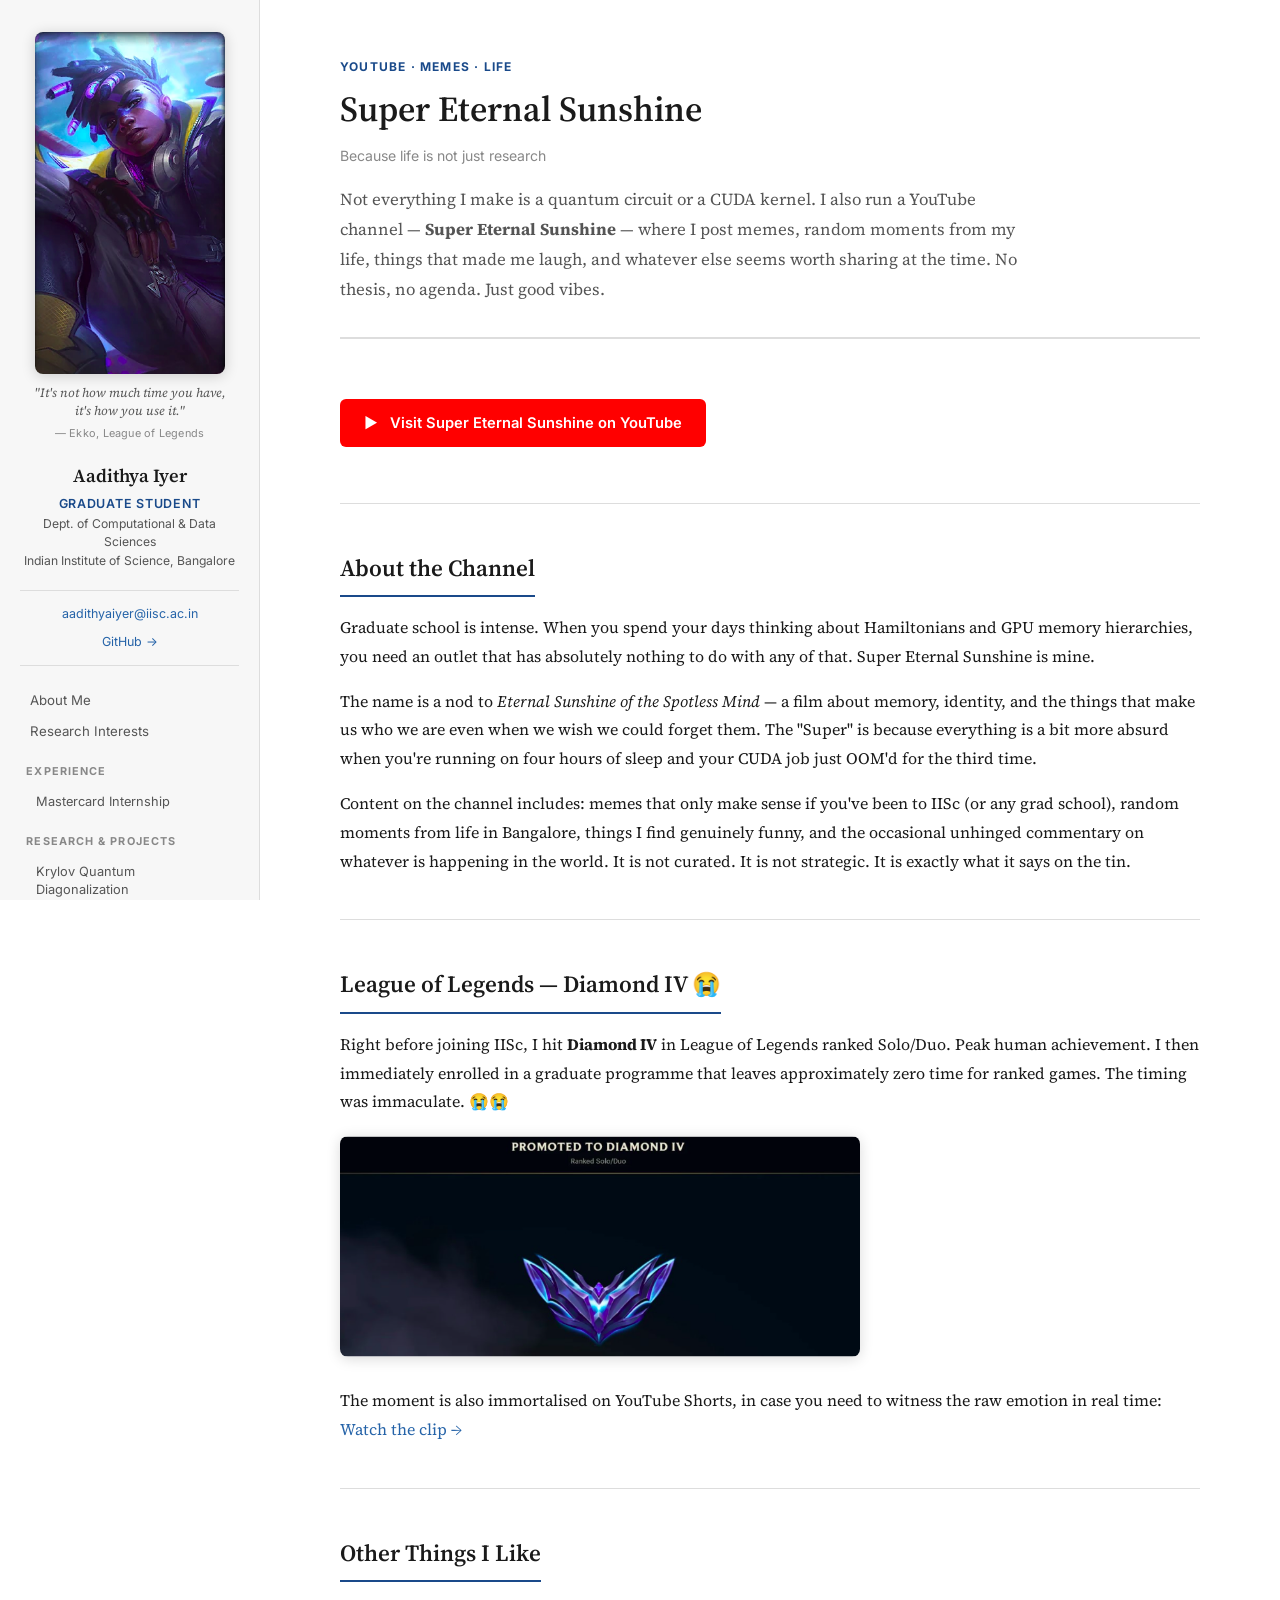
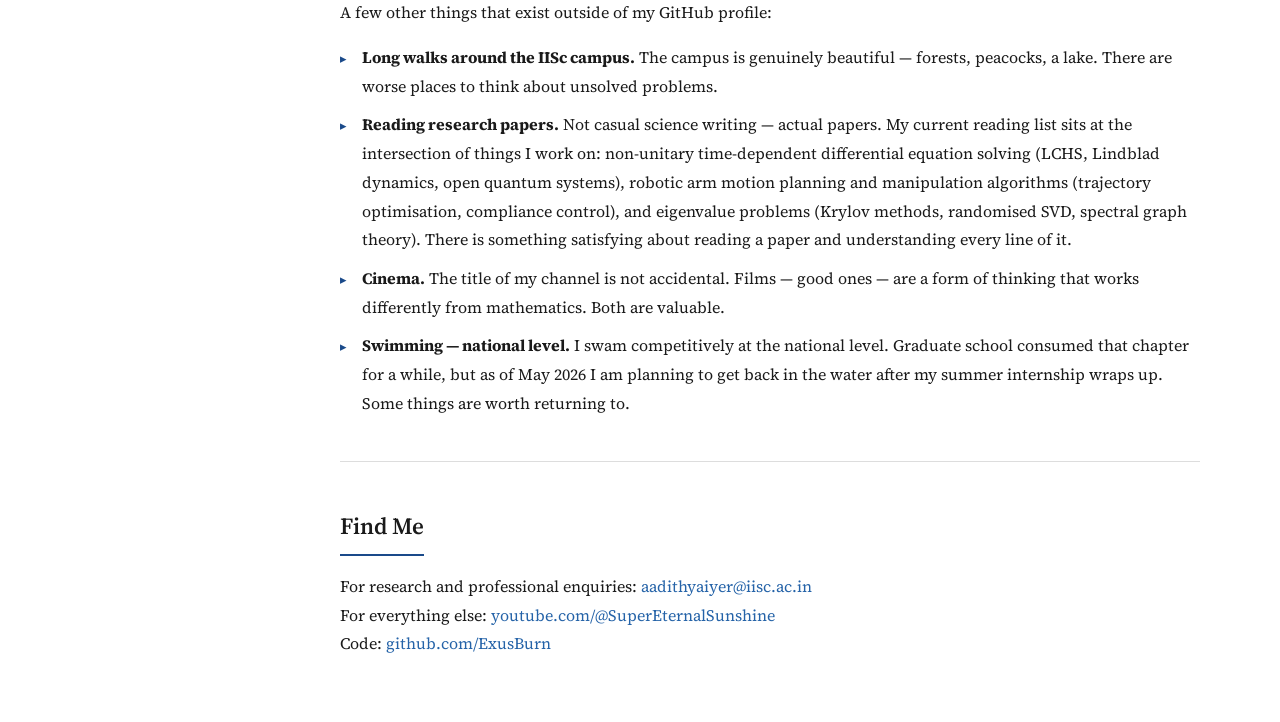
<file: youtube.html>
<!DOCTYPE html>
<html lang="en">
<head>
  <meta charset="UTF-8" />
  <meta name="viewport" content="width=device-width, initial-scale=1.0" />
  <title>YouTube &amp; Fun · Aadithya Iyer</title>
  <link rel="stylesheet" href="styles.v2.css" />
  <link rel="preconnect" href="https://fonts.googleapis.com" />
  <link href="https://fonts.googleapis.com/css2?family=Source+Serif+4:ital,wght@0,300;0,400;0,600;1,400&family=Inter:wght@400;500;600;700&display=swap" rel="stylesheet" />
</head>
<body data-page="youtube">
<div class="page-wrapper">
  <aside class="sidebar"></aside>
  <main class="content">

    <div class="page-hero">
      <span class="hero-tag">YouTube · Memes · Life</span>
      <h1>Super Eternal Sunshine</h1>
      <p class="hero-sub">Because life is not just research</p>
      <p>
        Not everything I make is a quantum circuit or a CUDA kernel. I also run a YouTube channel
        — <strong>Super Eternal Sunshine</strong> — where I post memes, random moments from my life,
        things that made me laugh, and whatever else seems worth sharing at the time. No thesis,
        no agenda. Just good vibes.
      </p>
    </div>

    <div style="margin: 2rem 0;">
      <a href="https://www.youtube.com/@SuperEternalSunshine" target="_blank" rel="noopener" class="channel-btn">
        ▶ &nbsp; Visit Super Eternal Sunshine on YouTube
      </a>
    </div>

    <hr />

    <section id="about-channel">
      <h2>About the Channel</h2>
      <p>
        Graduate school is intense. When you spend your days thinking about Hamiltonians and GPU
        memory hierarchies, you need an outlet that has absolutely nothing to do with any of that.
        Super Eternal Sunshine is mine.
      </p>
      <p>
        The name is a nod to <em>Eternal Sunshine of the Spotless Mind</em> — a film about memory,
        identity, and the things that make us who we are even when we wish we could forget them.
        The "Super" is because everything is a bit more absurd when you're running on four hours
        of sleep and your CUDA job just OOM'd for the third time.
      </p>
      <p>
        Content on the channel includes: memes that only make sense if you've been to IISc (or
        any grad school), random moments from life in Bangalore, things I find genuinely funny,
        and the occasional unhinged commentary on whatever is happening in the world. It is
        not curated. It is not strategic. It is exactly what it says on the tin.
      </p>
    </section>

    <hr />

    <section id="league">
      <h2>League of Legends — Diamond IV 😭</h2>
      <p>
        Right before joining IISc, I hit <strong>Diamond IV</strong> in League of Legends ranked
        Solo/Duo. Peak human achievement. I then immediately enrolled in a graduate programme
        that leaves approximately zero time for ranked games. The timing was immaculate. 😭😭
      </p>
      <div style="margin: 1.25rem 0; text-align:left;">
        <img src="diamond.png" alt="Promoted to Diamond IV" style="max-width:520px; width:100%; border-radius:8px; box-shadow:0 2px 14px rgba(0,0,0,0.15);" onerror="this.style.display='none'" />
      </div>
      <p>
        The moment is also immortalised on YouTube Shorts, in case you need to witness the
        raw emotion in real time:
        <a href="https://www.youtube.com/shorts/yHdzKRxrwSA" target="_blank" rel="noopener">
          Watch the clip →
        </a>
      </p>
    </section>

    <hr />

    <section id="other">
      <h2>Other Things I Like</h2>
      <p>
        A few other things that exist outside of my GitHub profile:
      </p>
      <ul class="prose-list">
        <li>
          <strong>Long walks around the IISc campus.</strong> The campus is genuinely beautiful —
          forests, peacocks, a lake. There are worse places to think about unsolved problems.
        </li>
        <li>
          <strong>Reading research papers.</strong> Not casual science writing — actual papers.
          My current reading list sits at the intersection of things I work on: non-unitary
          time-dependent differential equation solving (LCHS, Lindblad dynamics, open quantum
          systems), robotic arm motion planning and manipulation algorithms (trajectory
          optimisation, compliance control), and eigenvalue problems (Krylov methods, randomised
          SVD, spectral graph theory). There is something satisfying about reading a paper and
          understanding every line of it.
        </li>
        <li>
          <strong>Cinema.</strong> The title of my channel is not accidental. Films — good ones —
          are a form of thinking that works differently from mathematics. Both are valuable.
        </li>
        <li>
          <strong>Swimming — national level.</strong> I swam competitively at the national level.
          Graduate school consumed that chapter for a while, but as of May 2026 I am planning to
          get back in the water after my summer internship wraps up. Some things are worth returning to.
        </li>
      </ul>
    </section>

    <hr />

    <section id="find-me">
      <h2>Find Me</h2>
      <p>
        For research and professional enquiries: <a href="mailto:aadithyaiyer@iisc.ac.in">aadithyaiyer@iisc.ac.in</a><br />
        For everything else: <a href="https://www.youtube.com/@SuperEternalSunshine" target="_blank" rel="noopener">youtube.com/@SuperEternalSunshine</a><br />
        Code: <a href="https://github.com/ExusBurn" target="_blank" rel="noopener">github.com/ExusBurn</a>
      </p>
    </section>

  </main>
</div>
<script src="nav.js"></script>
</body>
</html>
</file>
<file: styles.v2.css>
/* ── Reset ── */
*, *::before, *::after { box-sizing: border-box; margin: 0; padding: 0; }

:root {
  --sidebar-w: 260px;
  --accent:    #1a4a8a;
  --accent-l:  #2563a8;
  --accent-bg: #eef3fb;
  --text:      #1a1a1a;
  --muted:     #555;
  --light:     #888;
  --border:    #ddd;
  --bg:        #fff;
  --sidebar-bg:#f7f7f7;
  --serif:     'Source Serif 4', Georgia, serif;
  --sans:      'Inter', system-ui, sans-serif;
}

html { scroll-behavior: smooth; }

body {
  background: var(--bg);
  color: var(--text);
  font-family: var(--serif);
  font-size: 16.5px;
  line-height: 1.8;
}

a { color: var(--accent-l); text-decoration: none; }
a:hover { text-decoration: underline; }

/* ── Layout ── */
.page-wrapper {
  display: flex;
  min-height: 100vh;
  width: 100%;
}

/* ── Sidebar ── */
.sidebar {
  width: var(--sidebar-w);
  flex-shrink: 0;
  background: var(--sidebar-bg);
  border-right: 1px solid var(--border);
  padding: 2rem 1.25rem;
  position: sticky;
  top: 0;
  height: 100vh;
  overflow-y: auto;
  display: flex;
  flex-direction: column;
  gap: 1.25rem;
}

.sidebar-ekko {
  text-align: center;
}

.sidebar-ekko img {
  width: 100%;
  max-width: 190px;
  border-radius: 8px;
  display: block;
  margin: 0 auto 0.6rem;
  box-shadow: 0 2px 14px rgba(0,0,0,0.18);
}

.ekko-quote {
  font-family: var(--serif);
  font-size: 0.78rem;
  font-style: italic;
  color: var(--muted);
  line-height: 1.5;
  margin: 0 0 0.2rem !important;
}

.ekko-attr {
  font-family: var(--sans);
  font-size: 0.68rem;
  color: var(--light);
  letter-spacing: 0.02em;
}

.sidebar-name {
  font-family: var(--serif);
  font-size: 1.15rem;
  font-weight: 600;
  color: var(--text);
  text-align: center;
  line-height: 1.3;
}

.sidebar-title {
  font-family: var(--sans);
  font-size: 0.78rem;
  color: var(--accent);
  font-weight: 600;
  text-align: center;
  text-transform: uppercase;
  letter-spacing: 0.06em;
  margin-top: 0.3rem;
}

.sidebar-affil {
  font-family: var(--sans);
  font-size: 0.76rem;
  color: var(--muted);
  text-align: center;
  line-height: 1.5;
}

.sidebar-contact {
  display: flex;
  flex-direction: column;
  gap: 0.35rem;
  align-items: center;
  padding: 0.75rem 0;
  border-top: 1px solid var(--border);
  border-bottom: 1px solid var(--border);
}

.sidebar-contact a {
  font-family: var(--sans);
  font-size: 0.78rem;
  color: var(--accent-l);
  word-break: break-all;
  text-align: center;
}

/* ── Sidebar nav ── */
.sidebar-nav {
  display: flex;
  flex-direction: column;
  gap: 0.1rem;
}

.nav-section-label {
  font-family: var(--sans);
  font-size: 0.68rem;
  font-weight: 700;
  text-transform: uppercase;
  letter-spacing: 0.1em;
  color: var(--light);
  padding: 0.9rem 0.4rem 0.3rem;
  display: block;
}

.sidebar-nav a {
  font-family: var(--sans);
  font-size: 0.83rem;
  color: var(--muted);
  padding: 0.32rem 0.6rem;
  border-radius: 5px;
  display: block;
  transition: background 0.15s, color 0.15s;
  line-height: 1.4;
}

.sidebar-nav a.nav-sub {
  font-size: 0.8rem;
  padding-left: 1rem;
}

.sidebar-nav a:hover {
  background: #e6e6e6;
  color: var(--accent);
  text-decoration: none;
}

.sidebar-nav a.active {
  background: var(--accent-bg);
  color: var(--accent);
  font-weight: 600;
  text-decoration: none;
}

/* ── Main content ── */
.content {
  flex: 1;
  padding: 3.5rem 5rem;
  min-width: 0;
}

/* ── Page hero (top of each page) ── */
.page-hero {
  margin-bottom: 3rem;
  padding-bottom: 2rem;
  border-bottom: 2px solid var(--border);
}

.page-hero .hero-tag {
  font-family: var(--sans);
  font-size: 0.75rem;
  font-weight: 700;
  text-transform: uppercase;
  letter-spacing: 0.1em;
  color: var(--accent);
  margin-bottom: 0.6rem;
  display: block;
}

.page-hero h1 {
  font-family: var(--serif);
  font-size: clamp(1.6rem, 3vw, 2.2rem);
  font-weight: 600;
  line-height: 1.25;
  color: var(--text);
  margin-bottom: 0.75rem;
}

.page-hero .hero-sub {
  font-family: var(--sans);
  font-size: 0.88rem;
  color: var(--light);
  margin-bottom: 1rem;
}

.page-hero p {
  font-size: 1.05rem;
  color: var(--muted);
  max-width: 680px;
}

/* ── Sections ── */
section { margin-bottom: 0.5rem; }

section h2 {
  font-family: var(--serif);
  font-size: 1.45rem;
  font-weight: 600;
  color: var(--text);
  margin-bottom: 1rem;
  padding-bottom: 0.35rem;
  border-bottom: 2px solid var(--accent);
  display: inline-block;
}

section h3 {
  font-family: var(--serif);
  font-size: 1.1rem;
  font-weight: 600;
  color: var(--text);
  margin: 1.5rem 0 0.5rem;
}

section h4 {
  font-family: var(--sans);
  font-size: 0.88rem;
  font-weight: 700;
  text-transform: uppercase;
  letter-spacing: 0.06em;
  color: var(--accent);
  margin: 1.25rem 0 0.4rem;
}

section p {
  color: var(--text);
  margin-bottom: 1rem;
  font-size: 1rem;
}

section p:last-child { margin-bottom: 0; }

hr {
  border: none;
  border-top: 1px solid var(--border);
  margin: 2.75rem 0;
}

/* ── Bullet lists ── */
.prose-list {
  list-style: none;
  margin: 0.5rem 0 1rem;
  display: flex;
  flex-direction: column;
  gap: 0.6rem;
}

.prose-list li {
  padding-left: 1.4rem;
  position: relative;
  font-size: 1rem;
}

.prose-list li::before {
  content: '▸';
  position: absolute;
  left: 0;
  color: var(--accent);
  font-size: 0.8rem;
  top: 0.25rem;
}

/* ── Callout / highlight box ── */
.callout {
  background: var(--accent-bg);
  border-left: 4px solid var(--accent);
  border-radius: 0 8px 8px 0;
  padding: 1.1rem 1.4rem;
  margin: 1.5rem 0;
}

.callout p { margin: 0; font-size: 1rem; }
.callout strong { color: var(--accent); }

/* ── Stat row ── */
.stat-row {
  display: flex;
  gap: 1.5rem;
  flex-wrap: wrap;
  margin: 1.5rem 0;
}

.stat-box {
  background: #f4f7fb;
  border: 1px solid #d0ddf0;
  border-radius: 8px;
  padding: 1rem 1.5rem;
  text-align: center;
  flex: 1;
  min-width: 120px;
}

.stat-box .stat-num {
  font-family: var(--sans);
  font-size: 1.9rem;
  font-weight: 700;
  color: var(--accent);
  display: block;
  line-height: 1.1;
}

.stat-box .stat-label {
  font-family: var(--sans);
  font-size: 0.75rem;
  color: var(--muted);
  margin-top: 0.3rem;
  display: block;
  line-height: 1.4;
}

/* ── Publication box ── */
.publication-box {
  background: #f4f7fb;
  border-left: 4px solid var(--accent);
  border-radius: 0 8px 8px 0;
  padding: 1.1rem 1.4rem;
  margin: 1.5rem 0;
}

.pub-label {
  font-family: var(--sans);
  font-size: 0.72rem;
  font-weight: 700;
  text-transform: uppercase;
  letter-spacing: 0.1em;
  color: var(--accent);
  margin-bottom: 0.5rem;
  display: block;
}

.pub-title {
  font-weight: 600;
  font-size: 1rem;
  margin-bottom: 0.3rem;
  color: var(--text);
}

.pub-authors {
  font-family: var(--sans);
  font-size: 0.84rem;
  color: var(--muted);
  margin-bottom: 0.7rem;
}

.pub-venue {
  font-family: var(--sans);
  font-size: 0.8rem;
  color: var(--light);
  font-style: italic;
  margin-bottom: 0.7rem;
}

/* ── Video embeds ── */
.video-row {
  display: grid;
  grid-template-columns: 1fr 1fr;
  gap: 1.25rem;
  margin: 1.5rem 0;
}

.video-wrap {
  position: relative;
  padding-bottom: 56.25%;
  height: 0;
  overflow: hidden;
  border-radius: 8px;
  background: #000;
  box-shadow: 0 2px 12px rgba(0,0,0,0.15);
}

.video-wrap iframe {
  position: absolute;
  top: 0; left: 0;
  width: 100%; height: 100%;
  border: none;
}

.video-single {
  max-width: 600px;
  margin: 1.5rem 0;
}

/* ── Project cards on index ── */
.project-cards {
  display: grid;
  grid-template-columns: 1fr 1fr;
  gap: 1.1rem;
  margin-top: 1.5rem;
}

.proj-card {
  display: block;
  border: 1px solid var(--border);
  border-radius: 10px;
  padding: 1.3rem 1.4rem;
  transition: border-color 0.2s, box-shadow 0.2s, transform 0.2s;
  background: #fafafa;
}

.proj-card:hover {
  border-color: var(--accent);
  box-shadow: 0 3px 18px rgba(26,74,138,0.1);
  transform: translateY(-3px);
  text-decoration: none;
}

.proj-card-tag {
  font-family: var(--sans);
  font-size: 0.7rem;
  font-weight: 700;
  text-transform: uppercase;
  letter-spacing: 0.08em;
  color: var(--accent);
  margin-bottom: 0.4rem;
  display: block;
}

.proj-card h3 {
  font-family: var(--serif);
  font-size: 1rem;
  font-weight: 600;
  color: var(--text);
  margin: 0 0 0.5rem;
}

.proj-card p {
  font-size: 0.88rem;
  color: var(--muted);
  margin: 0;
  line-height: 1.55;
}

/* ── Tech tag strip ── */
.tech-tags {
  display: flex;
  flex-wrap: wrap;
  gap: 0.5rem;
  margin: 1rem 0;
}

.tech-tags span {
  font-family: var(--sans);
  font-size: 0.76rem;
  color: var(--accent);
  background: var(--accent-bg);
  border: 1px solid #c5d8f0;
  padding: 0.18rem 0.6rem;
  border-radius: 4px;
}

/* ── Channel button ── */
.channel-btn {
  display: inline-flex;
  align-items: center;
  gap: 0.5rem;
  background: #ff0000;
  color: #fff !important;
  font-family: var(--sans);
  font-size: 0.92rem;
  font-weight: 600;
  padding: 0.65rem 1.5rem;
  border-radius: 6px;
  text-decoration: none !important;
  transition: background 0.2s, transform 0.15s;
  margin: 0.75rem 0;
}

.channel-btn:hover {
  background: #cc0000;
  transform: translateY(-2px);
}

/* ── About intro (index) ── */
.about-intro {
  display: grid;
  grid-template-columns: 200px 1fr;
  gap: 2.5rem;
  align-items: start;
  margin-bottom: 2.5rem;
}

.about-photo img {
  width: 100%;
  border-radius: 8px;
  box-shadow: 0 3px 18px rgba(0,0,0,0.15);
}

.about-photo-caption {
  font-family: var(--sans);
  font-size: 0.75rem;
  color: var(--light);
  text-align: center;
  margin-top: 0.5rem;
}

.about-text-main h1 {
  font-family: var(--serif);
  font-size: 2rem;
  font-weight: 600;
  line-height: 1.2;
  margin-bottom: 0.3rem;
}

.about-text-main .about-role {
  font-family: var(--sans);
  font-size: 0.88rem;
  color: var(--accent);
  font-weight: 600;
  text-transform: uppercase;
  letter-spacing: 0.06em;
  margin-bottom: 1.2rem;
  display: block;
}

/* ── Interest list ── */
.interest-list {
  list-style: none;
  display: flex;
  flex-direction: column;
  gap: 0.9rem;
}

.interest-list li {
  padding-left: 1.4rem;
  position: relative;
  font-size: 1rem;
}

.interest-list li::before {
  content: '▸';
  position: absolute;
  left: 0;
  color: var(--accent);
  font-size: 0.8rem;
  top: 0.28rem;
}

/* ── Course table ── */
.course-table {
  width: 100%;
  border-collapse: collapse;
  font-family: var(--sans);
  font-size: 0.9rem;
  margin: 1rem 0 1.5rem;
}

.course-table th {
  text-align: left;
  padding: 0.5rem 0.75rem;
  border-bottom: 2px solid var(--accent);
  color: var(--accent);
  font-size: 0.75rem;
  text-transform: uppercase;
  letter-spacing: 0.07em;
}

.course-table td {
  padding: 0.55rem 0.75rem;
  border-bottom: 1px solid var(--border);
  color: var(--text);
  vertical-align: top;
}

.course-table tr:last-child td { border-bottom: none; }

/* ── GATE timeline ── */
.timeline {
  margin: 1.5rem 0;
  display: flex;
  flex-direction: column;
  gap: 0;
}

.timeline-item {
  display: flex;
  gap: 1.25rem;
  position: relative;
}

.timeline-item::before {
  content: '';
  position: absolute;
  left: 10px;
  top: 28px;
  bottom: -4px;
  width: 2px;
  background: var(--border);
}

.timeline-item:last-child::before { display: none; }

.timeline-dot {
  flex-shrink: 0;
  width: 22px;
  height: 22px;
  border-radius: 50%;
  background: var(--accent);
  margin-top: 6px;
  border: 3px solid #fff;
  box-shadow: 0 0 0 2px var(--accent);
}

.timeline-body {
  padding-bottom: 1.75rem;
  flex: 1;
}

.timeline-body h4 {
  font-family: var(--sans);
  font-size: 0.92rem;
  font-weight: 700;
  color: var(--text);
  margin: 0 0 0.3rem;
  text-transform: none;
  letter-spacing: 0;
}

.timeline-body p {
  font-size: 0.93rem;
  color: var(--muted);
  margin: 0;
}

/* ── Responsive ── */
@media (max-width: 820px) {
  .page-wrapper { flex-direction: column; }
  .sidebar { width: 100%; height: auto; position: static; flex-direction: row; flex-wrap: wrap; }
  .sidebar-ekko img { max-width: 80px; }
  .content { padding: 2rem 1.5rem; }
  .about-intro { grid-template-columns: 1fr; }
  .project-cards { grid-template-columns: 1fr; }
  .video-row { grid-template-columns: 1fr; }
}
</file>
